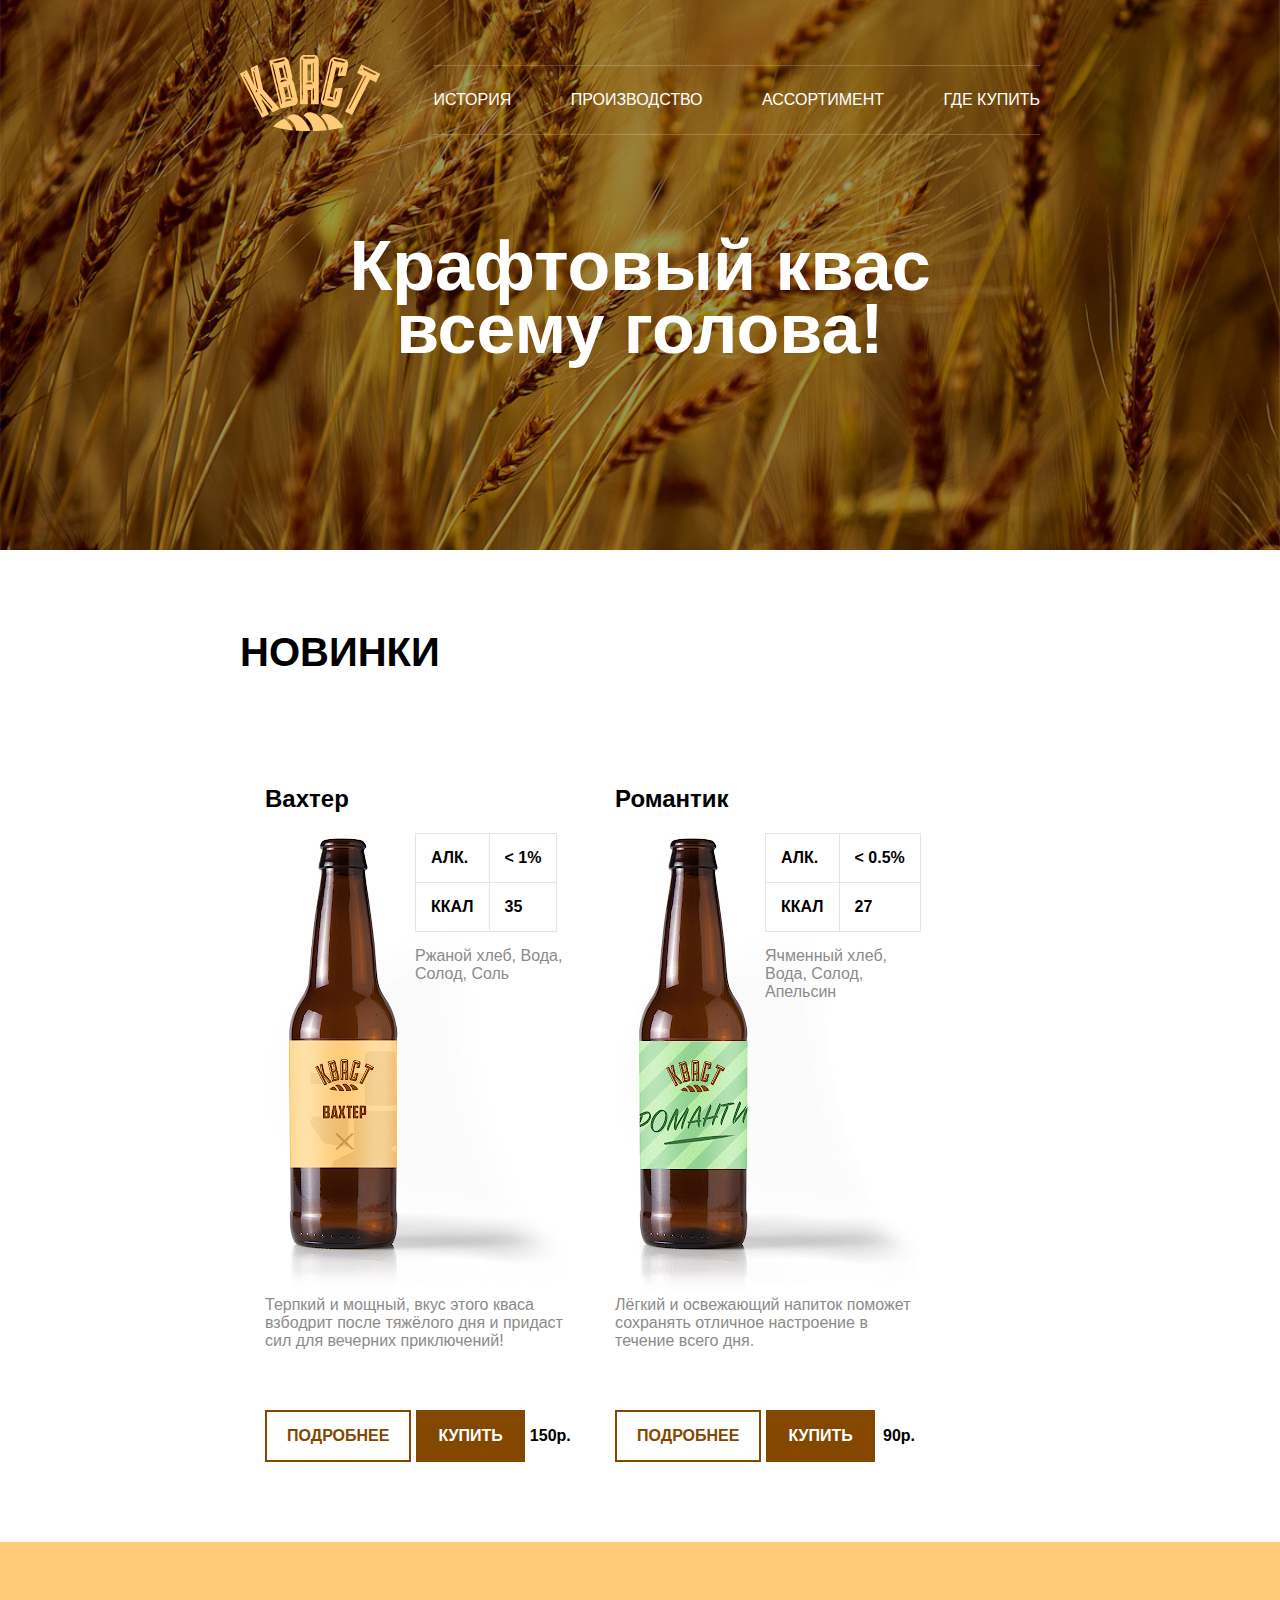
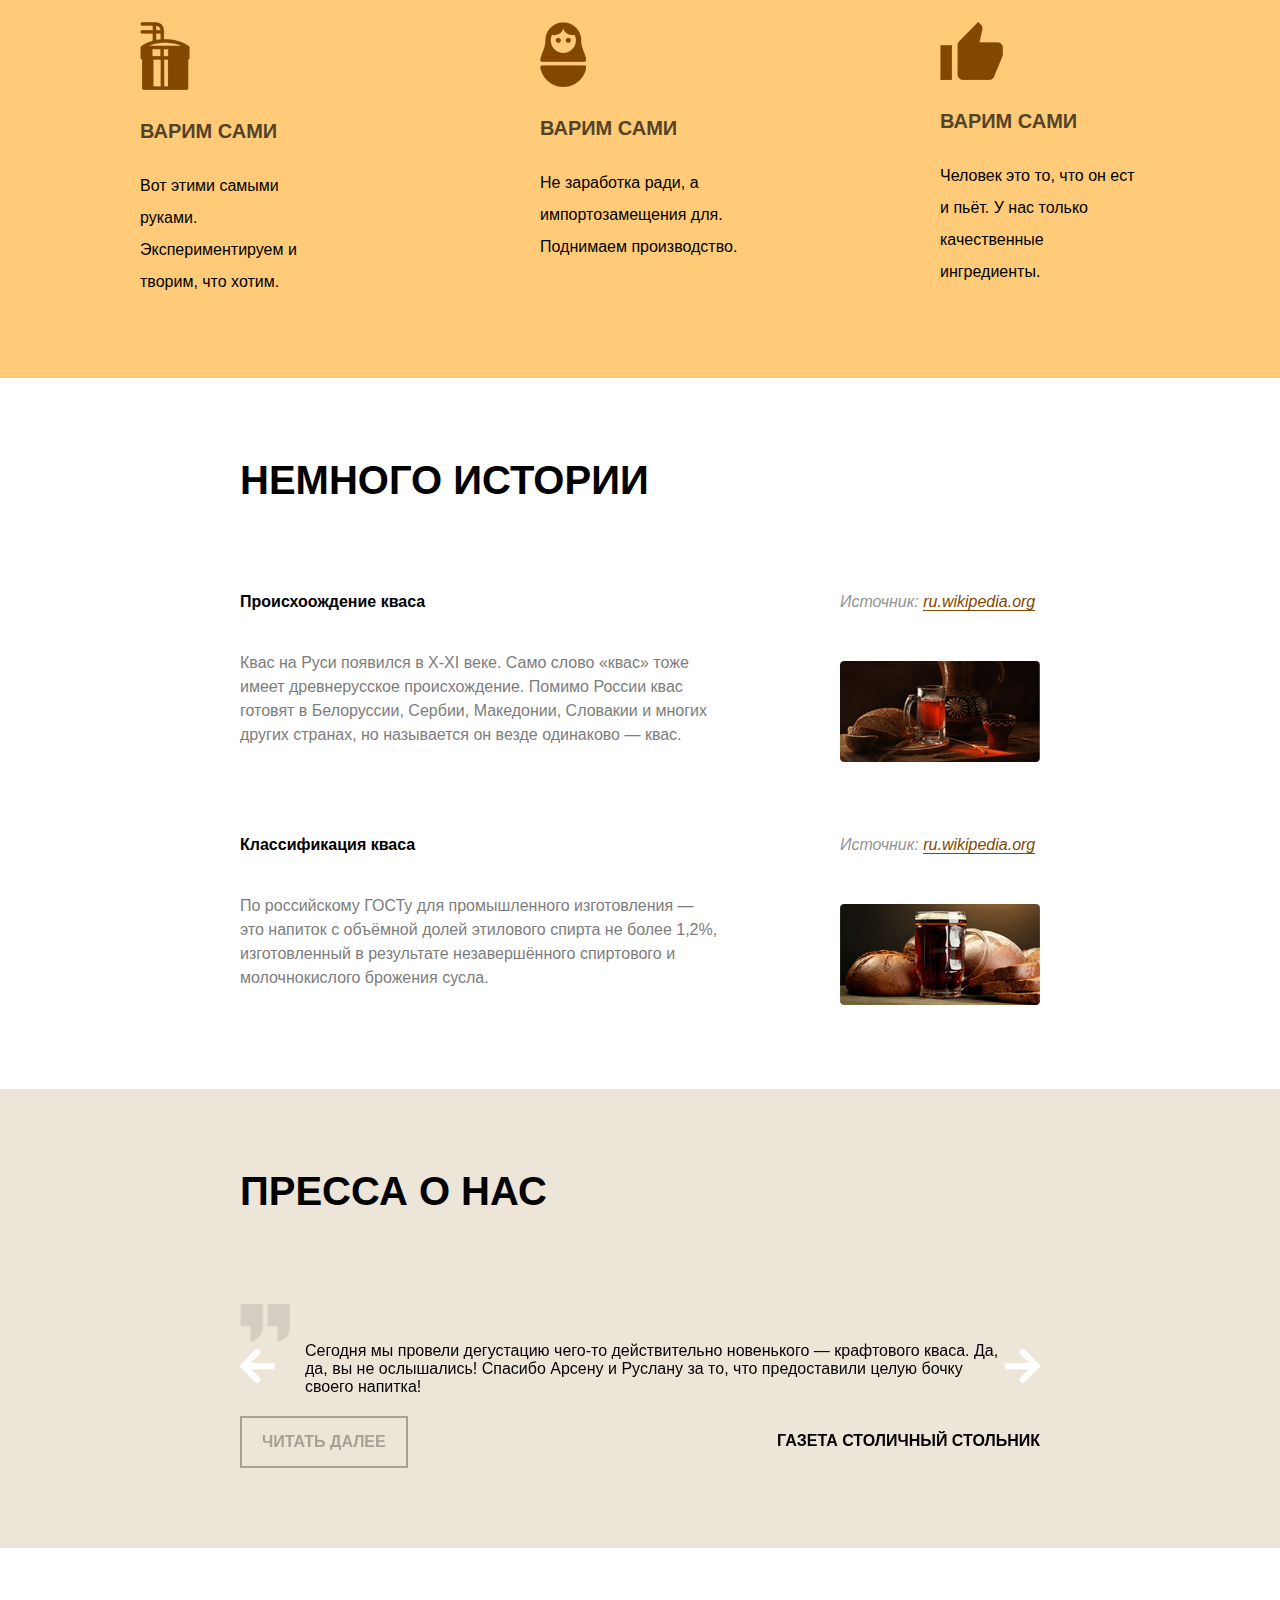
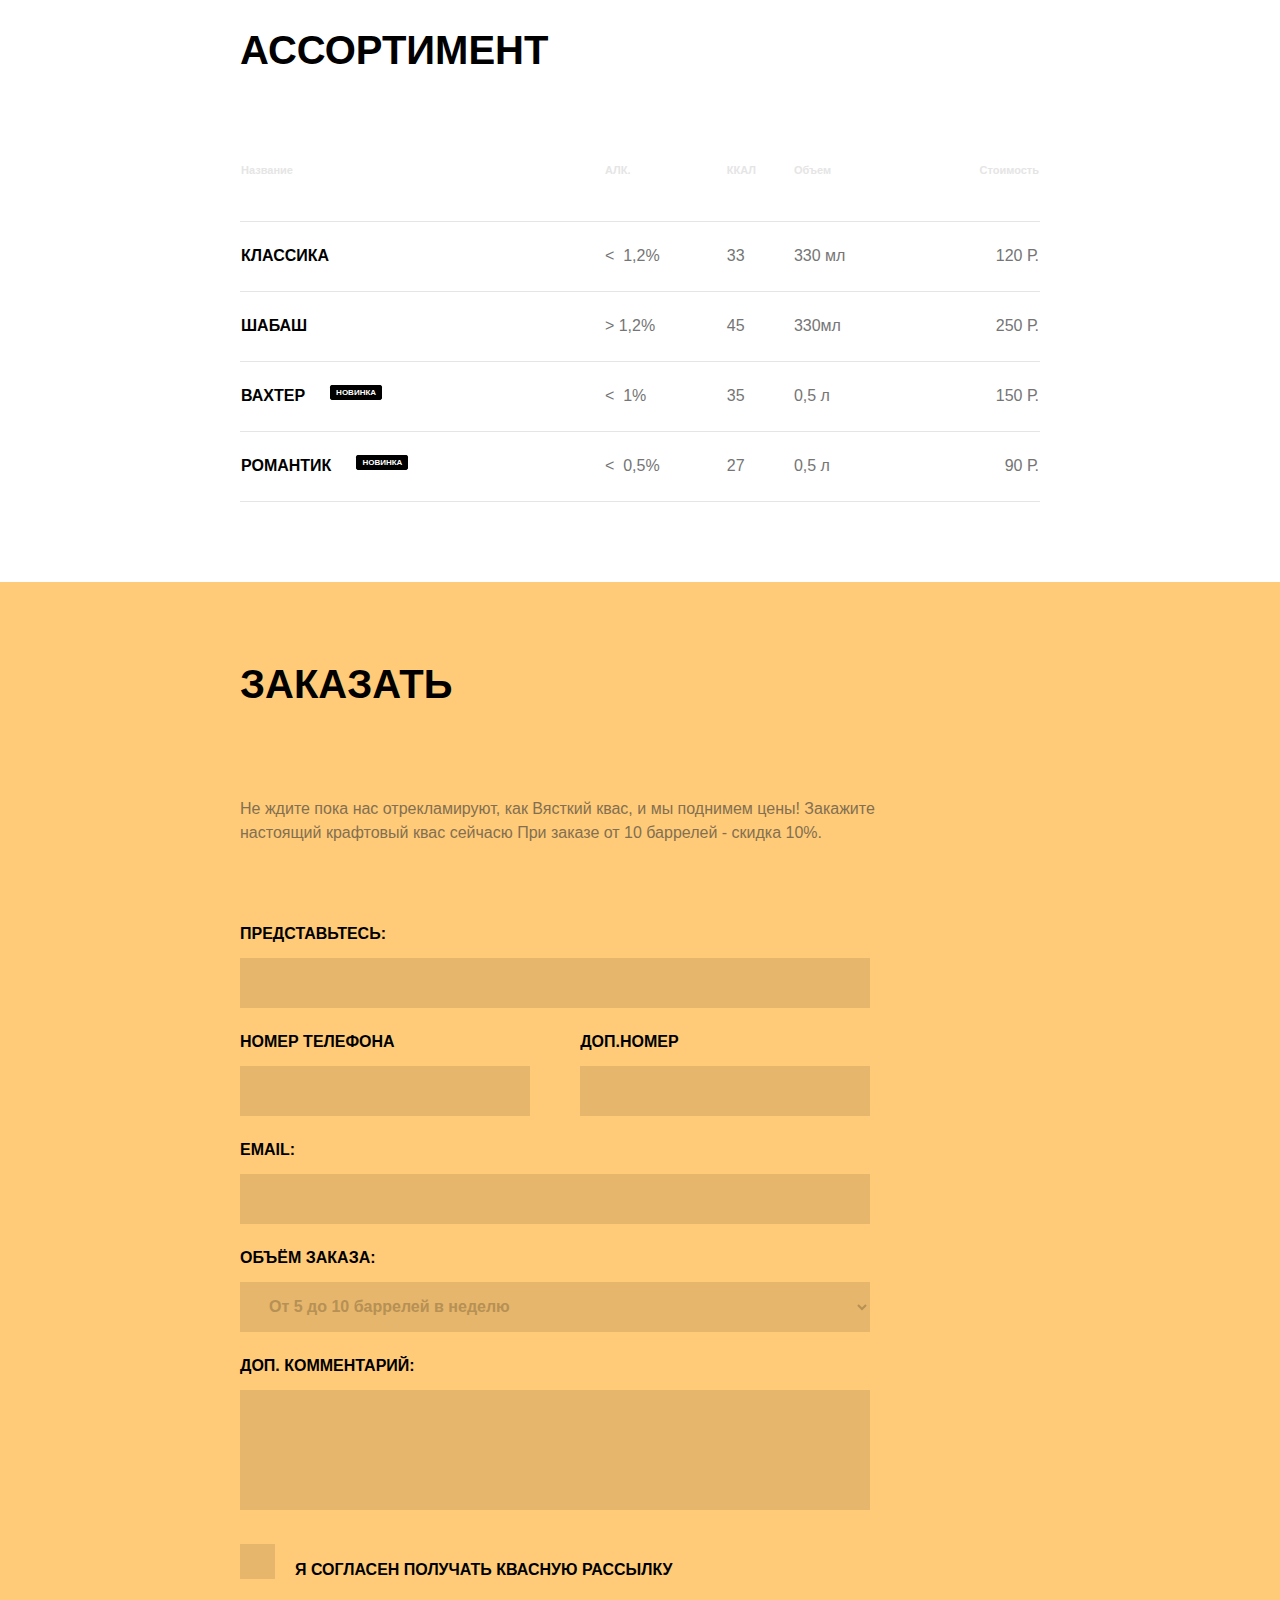
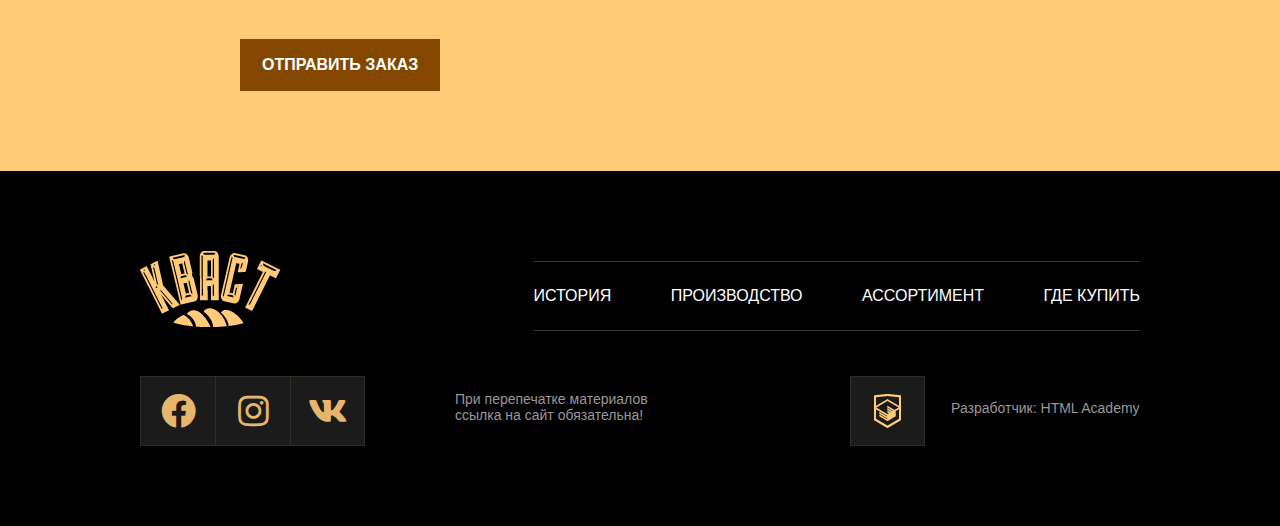
<file: index.html>
<!DOCTYPE html>
<html lang="ru">
  <head>
    <meta charset="UTF-8" />
    <meta name="viewport" content="width=device-width, initial-scale=1.0" />
    <link rel="stylesheet" href="css/style.css" />
    <link
      rel="stylesheet"
      href="vendore/OwlCarousel/dist/assets/owl.carousel.min.css"
    />
    <link rel="stylesheet"
    href="vendore/OwlCarousel/dist/assets/owl.theme.default.min.css"" />
    <link rel="stylesheet" href="vendore/fontawesome/css/all.min.css" />
    <script src="js/jquery-3.0.0.js"></script>
    <script src="vendore/OwlCarousel/dist/owl.carousel.min.js"></script>
    <script src="js/customs.js"></script>
    <title>Kvast</title>
  </head>

  <body>
    <section class="intro">
      <div class="container">
        <header class="header clearfix">
          <div class="logo">
            <object data="Images/logo.svg" type="image/svg+xml">
              <img src="Images/logo.png" alt="logo" />
            </object>
          </div>
          <nav class="menu">
            <a href="">История</a>
            <a href="#">Производство</a>
            <a href="#">Ассортимент</a>
            <a href="#">Где купить</a>
          </nav>
        </header>

        <div class="title">
          <h2>Крафтовый квас всему голова!</h2>
        </div>
      </div>
    </section>

    <section class="products section">
      <div class="container">
        <h3>Новинки</h3>

        <div class="items clearfix">
          <div class="item">
            <h2 class="item-title">Вахтер</h2>
            <div class="content">
              <img src="Images/bottle-left.jpg" alt="Вахтер" />
              <div class="info">
                <table class="info-table">
                  <tr>
                    <td>АЛК.</td>
                    <td>&lt;&nbsp;1%</td>
                  </tr>
                  <tr>
                    <td>ККАЛ</td>
                    <td>35</td>
                  </tr>
                </table>
                <p>Ржаной хлеб, Вода, Солод, Соль</p>
              </div>
            </div>

            <p class="about-item">
              Терпкий и мощный, вкус этого кваса взбодрит после тяжёлого дня и
              придаст сил для вечерних приключений!
            </p>
            <div class="actions">
              <button class="btn btn-primary">Подробнее</button>
              <button class="btn btn-secondary">купить</button>
              <span class="price">150p.</span>
            </div>
          </div>

          <div class="item">
            <h2 class="item-title">Романтик</h2>
            <div class="content">
              <img src="Images/bottle-right.jpg" alt="Вахтер" />
              <div class="info">
                <table class="info-table">
                  <tr>
                    <td>АЛК.</td>
                    <td>&lt;&nbsp;0.5%</td>
                  </tr>
                  <tr>
                    <td>ККАЛ</td>
                    <td>27</td>
                  </tr>
                </table>
                <p>Ячменный хлеб, Вода, Солод, Апельсин</p>
              </div>
            </div>

            <p class="about-item">
              Лёгкий и освежающий напиток поможет сохранять отличное настроение
              в течение всего дня.
            </p>
            <div class="actions">
              <button class="btn btn-primary">Подробнее</button>
              <button class="btn btn-secondary">купить</button>
              <span class="price">90p.</span>
            </div>
          </div>
        </div>
      </div>
    </section>

    <section class="features section">
      <div class="wrapper clearfix">
        <div class="item">
          <img src="Images/icon-brew.png" alt="brew" />
          <h4>Варим сами</h4>
          <p>Вот этими самыми руками. Экспериментируем и творим, что хотим.</p>
        </div>
        <div class="item">
          <img src="Images/icon-matreshka.png" alt="matreshka" />
          <h4>Варим сами</h4>
          <p>
            Не заработка ради, а импортозамещения для. Поднимаем производство.
          </p>
        </div>
        <div class="item">
          <img src="Images/icon-thumbsup.png" alt="icon-thumbsup" />
          <h4>Варим сами</h4>
          <p>
            Человек это то, что он ест и пьёт. У нас только качественные
            ингредиенты.
          </p>
        </div>
      </div>
    </section>

    <section class="history section">
      <div class="container">
        <h3>Немного истории</h3>
        <div class="history-item clearfix">
          <div class="history-description">
            <h4>Происхоождение кваса</h4>
            <p>
              Квас на Руси появился в X-XI веке. Само слово «квас» тоже имеет
              древнерусское происхождение. Помимо России квас готовят в
              Белоруссии, Сербии, Македонии, Словакии и многих других странах,
              но называется он везде одинаково — квас.
            </p>
          </div>
          <div class="history-media">
            <div>Источник: <a href="#">ru.wikipedia.org</a></div>
            <img src="Images/wiki-1.png" alt="wiki-1" />
          </div>
        </div>
        <div class="history-item clearfix">
          <div class="history-description">
            <h4>Классификация кваса</h4>
            <p>
              По российскому ГОСТу для промышленного изготовления — это напиток
              с объёмной долей этилового спирта не более 1,2%, изготовленный в
              результате незавершённого спиртового и молочнокислого брожения
              сусла.
            </p>
          </div>
          <div class="history-media">
            <div>Источник: <a href="#">ru.wikipedia.org</a></div>
            <img src="Images/wiki-2.png" alt="wiki-1" />
          </div>
        </div>
      </div>
    </section>

    <section class="review section">
      <div class="container">
        <h3>Пресса о нас</h3>
      </div>
      <div class="wrapper clearfix">
        <div class="slider">
          <div class="container">
            <div class="owl-carousel" id="carousel-main">
              <div class="slide1">
                <div class="slider__img">
                  <img src="./Images/quotes.png" alt="quotes" />
                </div>
                <p>
                  Сегодня мы провели дегустацию чего-то действительно новенького
                  — крафтового кваса. Да, да, вы не ослышались! Спасибо Арсену и
                  Руслану за то, что предоставили целую бочку своего напитка!
                </p>

                <div class="container clearfix">
                  <a class="btn btn-review">Читать далее</a>
                  <div class="author">Газета столичный стольник</div>
                </div>
              </div>

              <div class="slide2">
                <div class="slider__img">
                  <img src="./Images/quotes.png" alt="quotes" />
                </div>
                <p>
                  Сегодня мы провели дегустацию чего-то действительно новенького
                  — крафтового кваса. Да, да, вы не ослышались! Спасибо Арсену и
                  Руслану за то, что предоставили целую бочку своего напитка!
                </p>

                <div class="container clearfix">
                  <a class="btn btn-review">Читать далее</a>
                  <div class="author">Газета столичный стольник</div>
                </div>
              </div>
              <div class="slide3">
                <div class="slider__img">
                  <img src="./Images/quotes.png" alt="quotes" />
                </div>
                <p>
                  Сегодня мы провели дегустацию чего-то действительно новенького
                  — крафтового кваса. Да, да, вы не ослышались! Спасибо Арсену и
                  Руслану за то, что предоставили целую бочку своего напитка!
                </p>

                <div class="container clearfix">
                  <a class="btn btn-review">Читать далее</a>
                  <div class="author">Газета столичный стольник</div>
                </div>
              </div>
            </div>
          </div>
        </div>
      </div>
    </section>

    <section class="assortment section">
      <div class="container">
        <h3>Ассортимент</h3>
        <table class="assortment-table">
          <tr>
            <th>Название</th>
            <th>АЛК.</th>
            <th>ККАЛ</th>
            <th>Объем</th>
            <th>Стоимость</th>
          </tr>

          <tr>
            <td>Классика</td>
            <td>&lt;&nbsp; 1,2%</td>
            <td>33</td>
            <td>330 мл</td>
            <td>120 Р.</td>
          </tr>
          <tr>
            <td>Шабаш</td>
            <td>&gt;&nbsp;1,2%</td>
            <td>45</td>
            <td>330мл</td>
            <td>250 Р.</td>
          </tr>
          <tr>
            <td>Вахтер<sup class="novelty">Новинка</sup></td>
            <td>&lt;&nbsp; 1%</td>
            <td>35</td>
            <td>0,5 л</td>
            <td>150 Р.</td>
          </tr>
          <tr>
            <td>Романтик<sup class="novelty">Новинка</sup></td>
            <td>&lt;&nbsp; 0,5%</td>
            <td>27</td>
            <td>0,5 л</td>
            <td>90 Р.</td>
          </tr>
        </table>
      </div>
    </section>

    <section class="order section">
      <div class="container">
        <h3>Заказать</h3>
        <p>
          Не ждите пока нас отрекламируют, как Вясткий квас, и мы поднимем цены!
          Закажите настоящий крафтовый квас сейчасю При заказе от 10 баррелей -
          скидка 10%.
        </p>
        <form action="#">
          <label for="client-name">Представьтесь:</label>
          <input type="text" id="client-name" name="client-name" />
          <div class="phone-items clearfix">
            <div class="phone main-phone">
              <label for="phone" class="phone-label">Номер телефона</label>
              <input type="number" id="phone" class="phone" />
            </div>
            <div class="phone additional-phone">
              <label for="second-phone" class="second-phone">Доп.Номер</label>
              <input type="number" id="second-phone" class="second-phone" />
            </div>
          </div>
          <label for="email">Email:</label>
          <input type="text" id="email" />

          <label for="order-quantity">Объём заказа:</label>
          <select name="order quantity" id="order-quantity">
            <option value="5-10">От 5 до 10 баррелей в неделю</option>
          </select>

          <label for="comment">Доп. Комментарий:</label>
          <textarea name="comment" id="comment" cols="30" rows="10"></textarea>

          <input
            type="checkbox"
            name="vector"
            id="vector"
            class="custom-checkbox"
          />
          <label for="vector" class="checkbox-label"
            >Я согласен получать квасную рассылку</label
          >

          <br />
          <button class="btn btn-secondary">Отправить заказ</button>
        </form>
      </div>
    </section>

    <footer class="footer section">
      <div class="wrapper">
        <div class="clearfix">
          <div class="logo">
            <object data="Images/logo.svg" type="image/svg+xml">
              <img src="Images/logo.png" alt="logo" />
            </object>
          </div>
          <nav class="menu">
            <a href="#">История</a>
            <a href="#">Производство</a>
            <a href="#">Ассортимент</a>
            <a href="#">Где купить</a>
          </nav>
        </div>
        <div class="footer-copyright clearfix">
          <div class="social clearfix">
            <a class="square" href="#"><i class="fab fa-facebook"></i></a>
            <a class="square" href="#"> <i class="fab fa-instagram"></i></a>
            <a class="square" href="#"><i class="fab fa-vk"></i></a>
          </div>

          <p>При перепечатке материалов ссылка на сайт обязательна!</p>

          <div class="feedback">
            <div class="square">
              <img src="Images/htmlacademy.png" alt="htmlacademy" />
            </div>
            <p>Разработчик: HTML Academy</p>
          </div>
        </div>
      </div>
    </footer>
  </body>
</html>
</file>
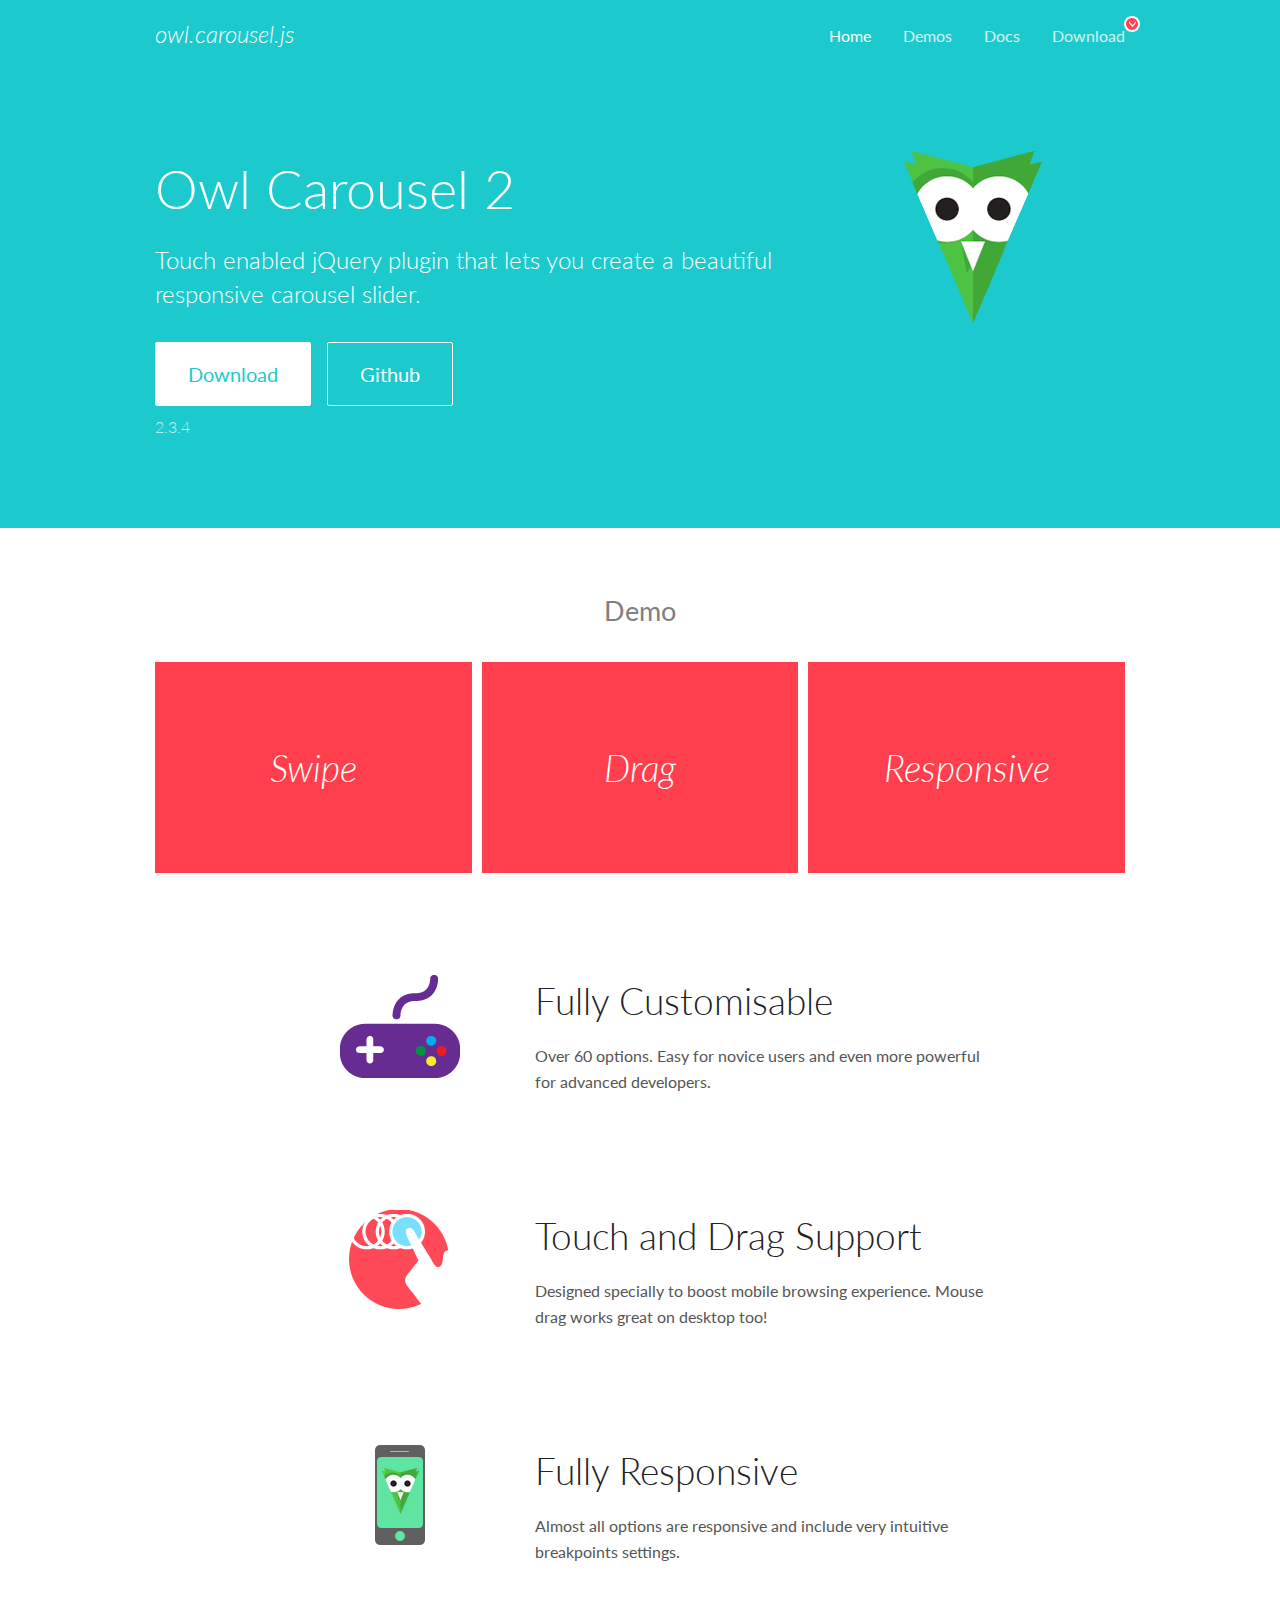
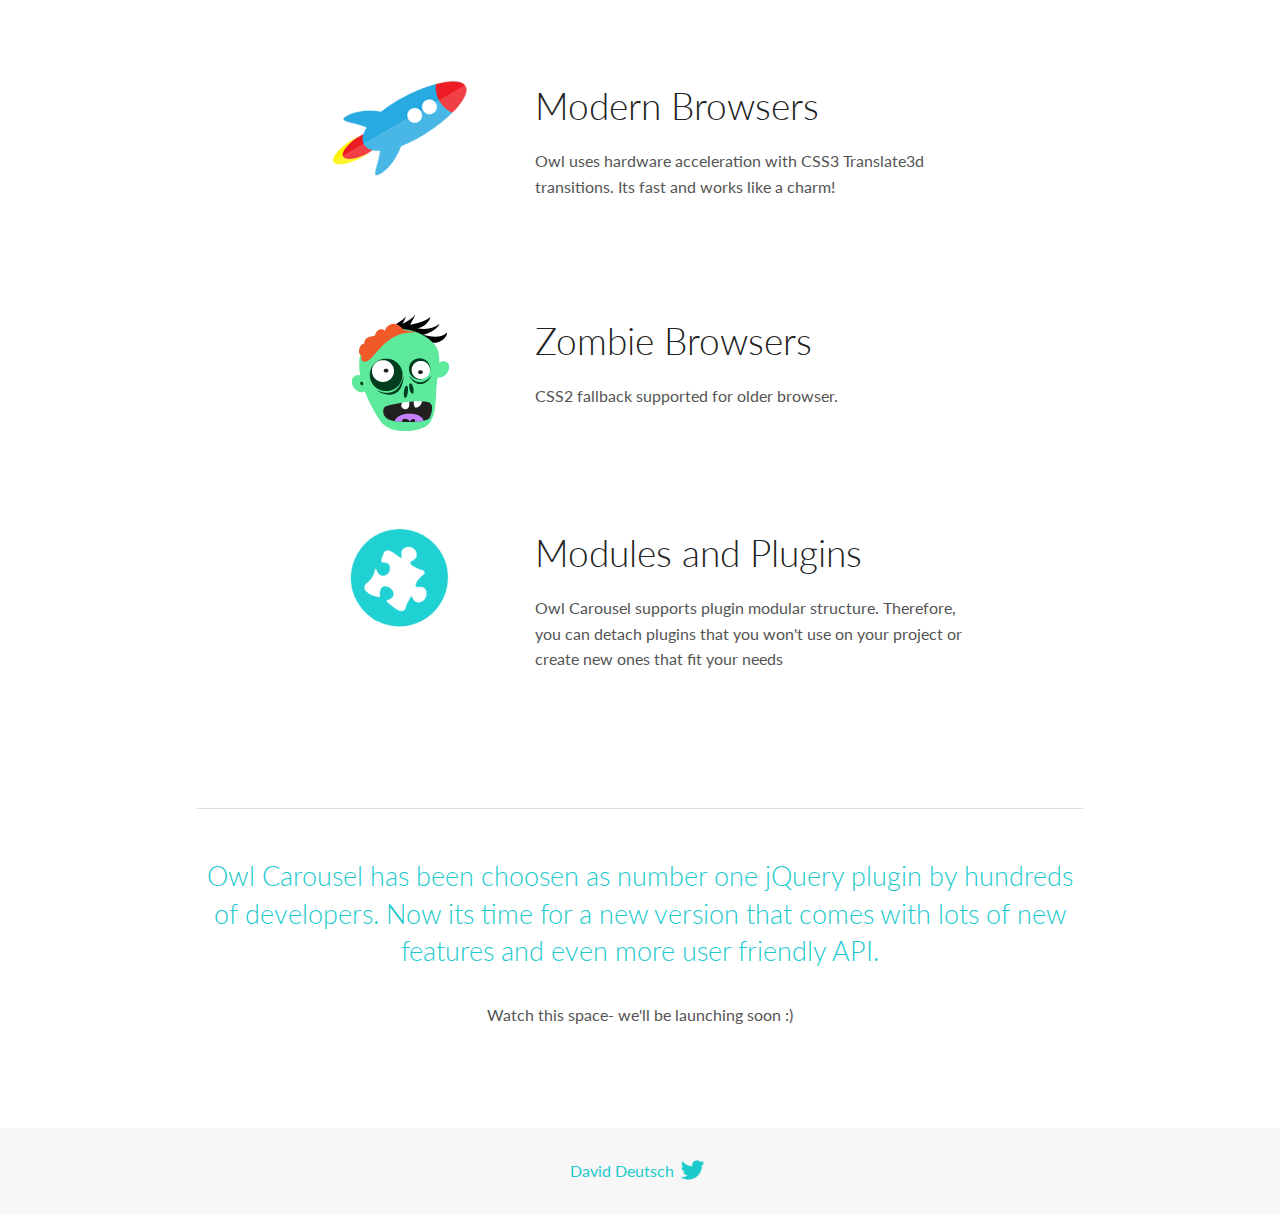
<file: vendore/OwlCarousel/docs/index.html>
<!DOCTYPE html>
<html lang="en">
  <head>

    <!-- head -->
    <meta charset="utf-8">
    <meta name="msapplication-tap-highlight" content="no" />
    <meta name="viewport" content="width=device-width, initial-scale=1.0" />
    <meta name="description" content="Touch enabled jQuery plugin that lets you create beautiful responsive carousel slider.">
    <meta name="author" content="David Deutsch">
    <title>
      Home | Owl Carousel | 2.3.4
    </title>

    <!-- Stylesheets -->
    <link href='https://fonts.googleapis.com/css?family=Lato:300,400,700,400italic,300italic' rel='stylesheet' type='text/css'>
    <link rel="stylesheet" href="assets/css/docs.theme.min.css">

    <!-- Owl Stylesheets -->
    <link rel="stylesheet" href="assets/owlcarousel/assets/owl.carousel.min.css">
    <link rel="stylesheet" href="assets/owlcarousel/assets/owl.theme.default.min.css">

    <!-- HTML5 shim and Respond.js IE8 support of HTML5 elements and media queries -->

    <!--[if lt IE 9]>
      <script src="https://oss.maxcdn.com/libs/html5shiv/3.7.0/html5shiv.js"></script>
      <script src="https://oss.maxcdn.com/libs/respond.js/1.3.0/respond.min.js"></script>
    <![endif]-->

    <!-- Favicons -->
    <link rel="apple-touch-icon-precomposed" sizes="144x144" href="assets/ico/apple-touch-icon-144-precomposed.png">
    <link rel="shortcut icon" href="assets/ico/favicon.png">
    <link rel="shortcut icon" href="favicon.ico">

    <!-- Yeah i know js should not be in header. Its required for demos.-->

    <!-- javascript -->
    <script src="assets/vendors/jquery.min.js"></script>
    <script src="assets/owlcarousel/owl.carousel.js"></script>
  </head>
  <body>

    <!-- header -->
    <header class="header">
      <div class="row">
        <div class="large-12 columns">
          <div class="brand left">
            <h3>
              <a href="/OwlCarousel2/">owl.carousel.js</a> 
            </h3>
          </div>
          <a id="toggle-nav" class="right">
            <span></span> <span></span> <span></span> 
          </a> 
          <div class="nav-bar">
            <ul class="clearfix">
              <li class="active">
                <a href="/OwlCarousel2/index.html">Home</a> 
              </li>
              <li> <a href="/OwlCarousel2/demos/demos.html">Demos</a>  </li>
              <li> <a href="/OwlCarousel2/docs/started-welcome.html">Docs</a>  </li>
              <li>
                <a href="https://github.com/OwlCarousel2/OwlCarousel2/archive/2.3.4.zip">Download</a> 
                <span class="download"></span> 
              </li>
            </ul>
          </div>
        </div>
      </div>
    </header>

    <!-- home panel -->
    <section id="hero">
      <div class="row">
        <div class="large-8 medium-8 columns">
          <h1>Owl Carousel 2</h1>
          <h4>Touch enabled jQuery plugin that lets you create a beautiful responsive carousel slider.</h4>
          <a href="https://github.com/OwlCarousel2/OwlCarousel2/archive/2.3.4.zip" class="hero-button">Download</a> 
          <a href="https://github.com/OwlCarousel2/OwlCarousel2" class="hero-button outline">Github</a> 
          <p>2.3.4</p>
        </div>
        <div class="large-4 medium-4 columns">
          <img class="owl-logo" src="assets/img/owl-logo.png" alt="mr. Owl">
        </div>
      </div>
    </section>

    <!-- body -->
    <div class="home-demo">
      <div class="row">
        <div class="large-12 columns">
          <h3>Demo</h3>
          <div class="owl-carousel">
            <div class="item">
              <h2>Swipe</h2>
            </div>
            <div class="item">
              <h2>Drag</h2>
            </div>
            <div class="item">
              <h2>Responsive</h2>
            </div>
            <div class="item">
              <h2>CSS3</h2>
            </div>
            <div class="item">
              <h2>Fast</h2>
            </div>
            <div class="item">
              <h2>Easy</h2>
            </div>
            <div class="item">
              <h2>Free</h2>
            </div>
            <div class="item">
              <h2>Upgradable</h2>
            </div>
            <div class="item">
              <h2>Tons of options</h2>
            </div>
            <div class="item">
              <h2>Infinity</h2>
            </div>
            <div class="item">
              <h2>Auto Width</h2>
            </div>
          </div>
        </div>
      </div>
    </div>
    <script>
      var owl = $('.owl-carousel');
      owl.owlCarousel({
        margin: 10,
        loop: true,
        responsive: {
          0: {
            items: 1
          },
          600: {
            items: 2
          },
          1000: {
            items: 3
          }
        }
      })
    </script>

    <!-- features -->
    <div id="features">
      <div class="row">
        <div class="small-12 medium-9 small-centered columns">
          <section class="row feature">
            <div class="medium-4 small-12 columns">
              <img src="assets/img/feature-options.png" alt="">
            </div>
            <div class="medium-8 small-12 columns">
              <h2>Fully Customisable</h2>
              <p>Over 60 options. Easy for novice users and even more powerful for advanced developers.</p>
            </div>
          </section>
          <section class="row feature">
            <div class="medium-4 small-12 columns">
              <img src="assets/img/feature-drag.png" alt="">
            </div>
            <div class="medium-8 small-12 columns">
              <h2>Touch and Drag Support</h2>
              <p>Designed specially to boost mobile browsing experience. Mouse drag works great on desktop too!</p>
            </div>
          </section>
          <section class="row feature">
            <div class="medium-4 small-12 columns">
              <img src="assets/img/feature-responsive.png" alt="">
            </div>
            <div class="medium-8 small-12 columns">
              <h2>Fully Responsive</h2>
              <p>Almost all options are responsive and include very intuitive breakpoints settings.</p>
            </div>
          </section>
          <section class="row feature">
            <div class="medium-4 small-12 columns">
              <img src="assets/img/feature-modern.png" alt="">
            </div>
            <div class="medium-8 small-12 columns">
              <h2>Modern Browsers</h2>
              <p>Owl uses hardware acceleration with CSS3 Translate3d transitions. Its fast and works like a charm! </p>
            </div>
          </section>
          <section class="row feature">
            <div class="medium-4 small-12 columns">
              <img src="assets/img/feature-zombie.png" alt="">
            </div>
            <div class="medium-8 small-12 columns">
              <h2>Zombie Browsers</h2>
              <p>CSS2 fallback supported for older browser.</p>
            </div>
          </section>
          <section class="row feature">
            <div class="medium-4 small-12 columns">
              <img src="assets/img/feature-module.png" alt="">
            </div>
            <div class="medium-8 small-12 columns">
              <h2>Modules and Plugins</h2>
              <p>Owl Carousel supports plugin modular structure. Therefore, you can detach plugins that you won&#x27;t use on your project or create new ones that fit your needs</p>
            </div>
          </section>
        </div>
      </div>
    </div>

    <!-- footer -->
    <section id="teaser-text">
      <div class="row">
        <div class="small-12 medium-11 small-centered columns">
          <hr>
          <h3 id="owl-carousel-has-been-choosen-as-number-one-jquery-plugin-by-hundreds-of-developers-now-its-time-for-a-new-version-that-comes-with-lots-of-new-features-and-even-more-user-friendly-api-">Owl Carousel has been choosen as number one jQuery plugin by hundreds of developers. Now its time for a new version that comes with lots of new features and even more user friendly API.</h3>
          <p>Watch this space- we&#39;ll be launching soon :)</p>
        </div>
      </div>
    </section>

    <!-- footer -->
    <footer class="footer">
      <div class="row">
        <div class="large-12 columns">
          <h5>
            <a href="/OwlCarousel2/docs/support-contact.html">David Deutsch</a> 
            <a id="custom-tweet-button" href="https://twitter.com/share?url=https://github.com/OwlCarousel2/OwlCarousel2&text=Owl Carousel - This is so awesome! " target="_blank"></a> 
          </h5>
        </div>
      </div>
    </footer>

    <!-- vendors -->
    <script src="assets/vendors/highlight.js"></script>
    <script src="assets/js/app.js"></script>
  </body>
</html>
</file>
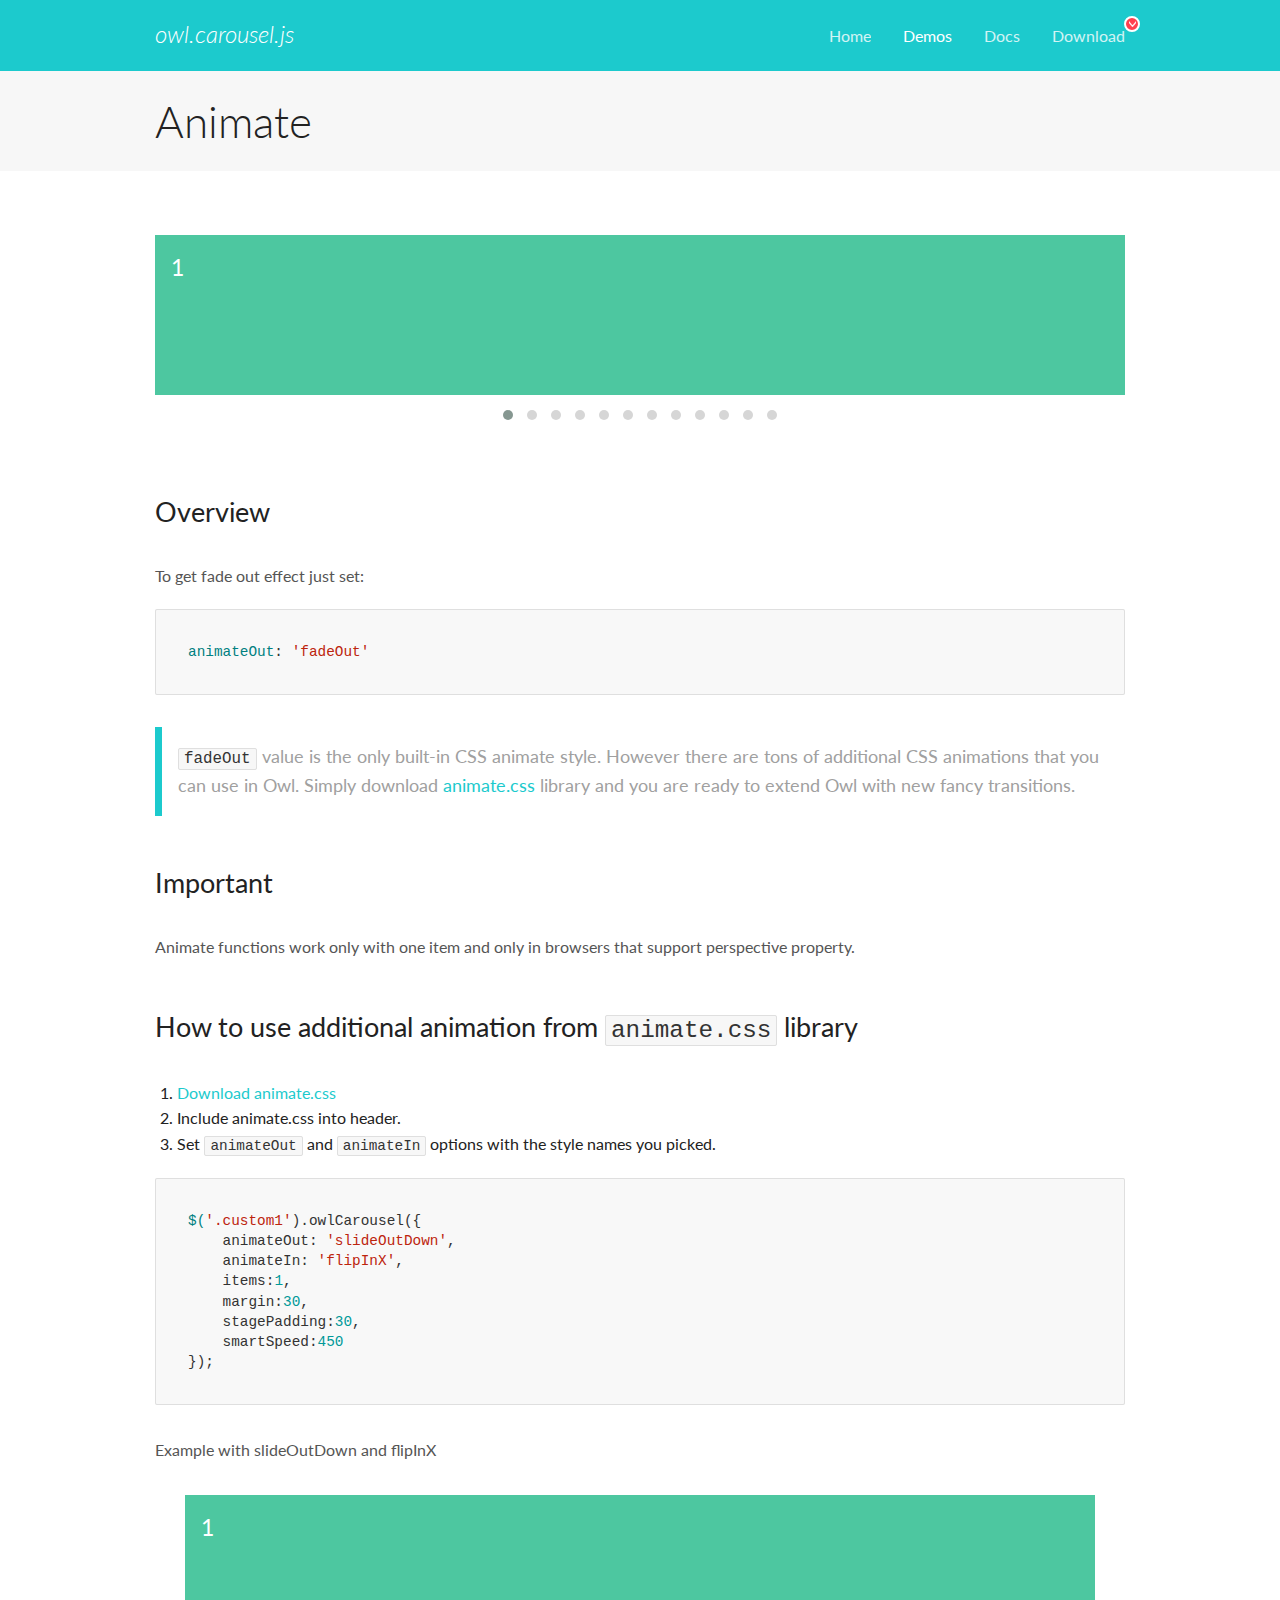
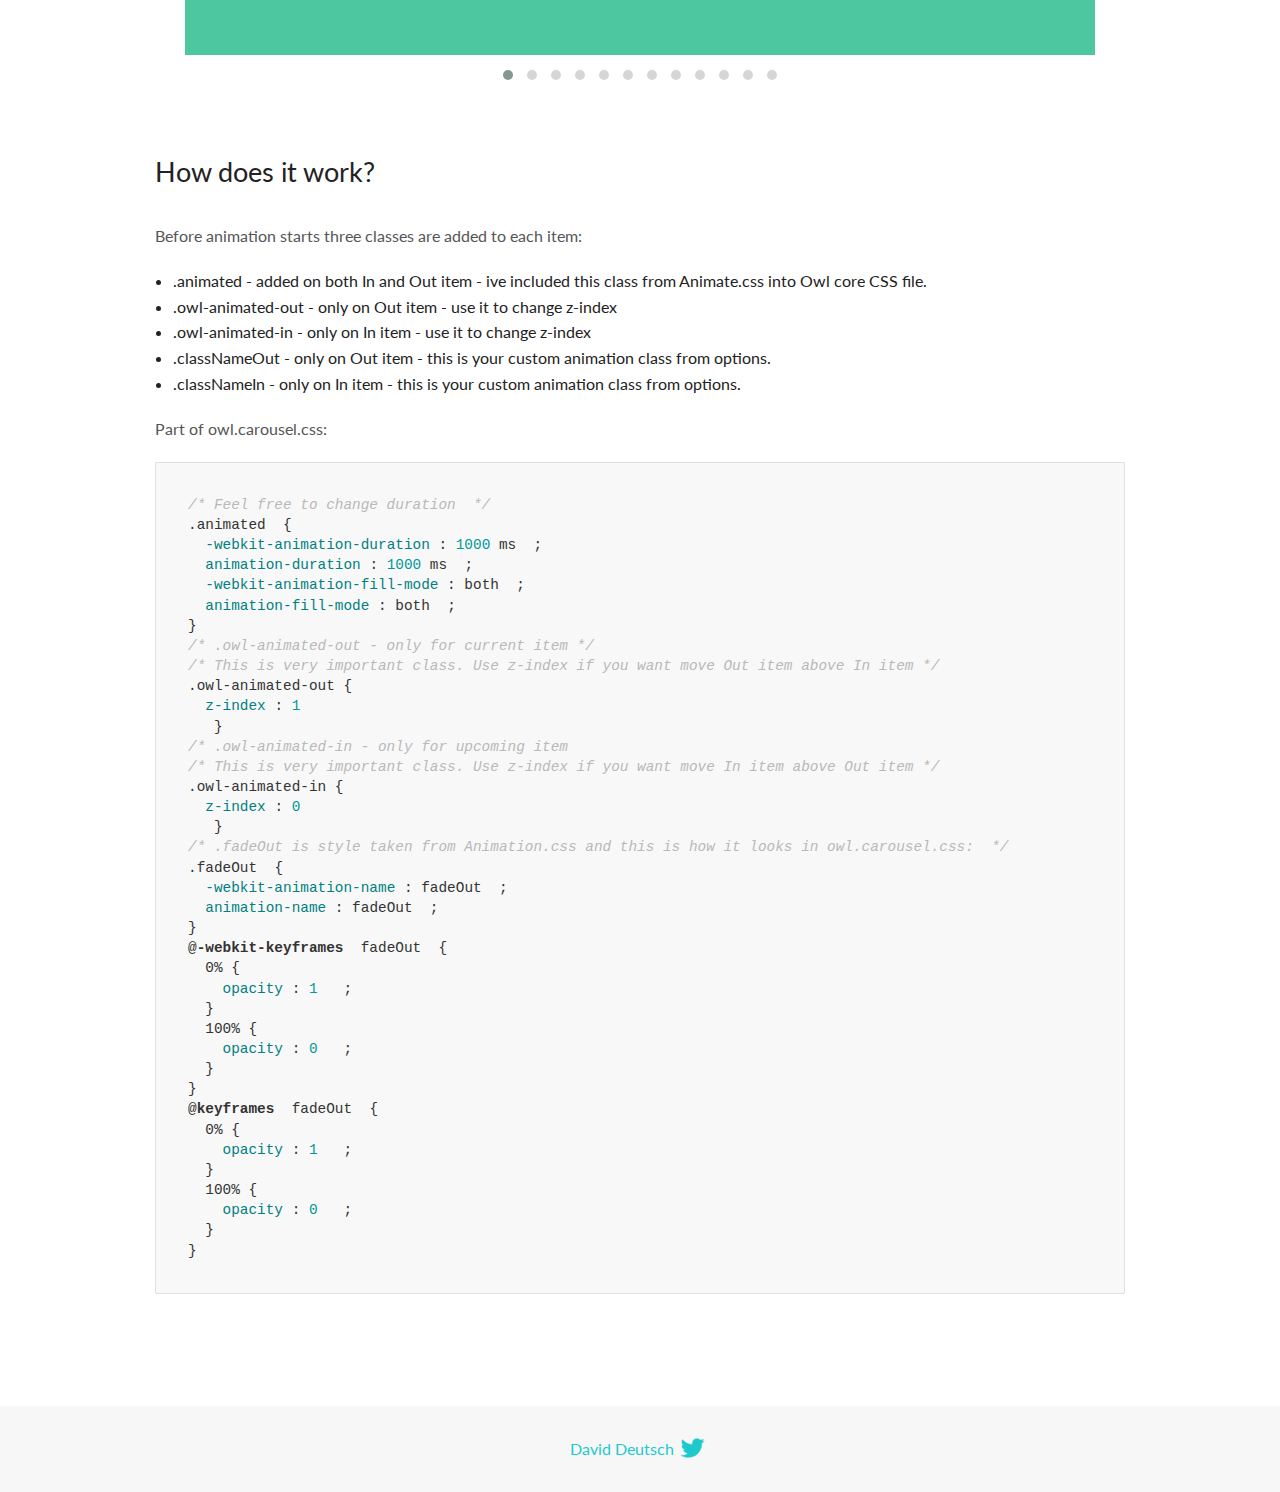
<file: vendore/OwlCarousel/docs/demos/animate.html>
<!DOCTYPE html>
<html lang="en">
  <head>

    <!-- head -->
    <meta charset="utf-8">
    <meta name="msapplication-tap-highlight" content="no" />
    <meta name="viewport" content="width=device-width, initial-scale=1.0" />
    <meta name="description" content="Animate carousel">
    <meta name="author" content="David Deutsch">
    <title>
      Animate Demo | Owl Carousel | 2.3.4
    </title>

    <!-- Stylesheets -->
    <link href='https://fonts.googleapis.com/css?family=Lato:300,400,700,400italic,300italic' rel='stylesheet' type='text/css'>
    <link rel="stylesheet" href="../assets/css/docs.theme.min.css">

    <!-- Owl Stylesheets -->
    <link rel="stylesheet" href="../assets/owlcarousel/assets/owl.carousel.min.css">
    <link rel="stylesheet" href="../assets/owlcarousel/assets/owl.theme.default.min.css">

    <!-- HTML5 shim and Respond.js IE8 support of HTML5 elements and media queries -->

    <!--[if lt IE 9]>
      <script src="https://oss.maxcdn.com/libs/html5shiv/3.7.0/html5shiv.js"></script>
      <script src="https://oss.maxcdn.com/libs/respond.js/1.3.0/respond.min.js"></script>
    <![endif]-->

    <!-- Favicons -->
    <link rel="apple-touch-icon-precomposed" sizes="144x144" href="../assets/ico/apple-touch-icon-144-precomposed.png">
    <link rel="shortcut icon" href="../assets/ico/favicon.png">
    <link rel="shortcut icon" href="favicon.ico">

    <!-- Yeah i know js should not be in header. Its required for demos.-->

    <!-- javascript -->
    <script src="../assets/vendors/jquery.min.js"></script>
    <script src="../assets/owlcarousel/owl.carousel.js"></script>
  </head>
  <body>

    <!-- header -->
    <header class="header">
      <div class="row">
        <div class="large-12 columns">
          <div class="brand left">
            <h3>
              <a href="/OwlCarousel2/">owl.carousel.js</a> 
            </h3>
          </div>
          <a id="toggle-nav" class="right">
            <span></span> <span></span> <span></span> 
          </a> 
          <div class="nav-bar">
            <ul class="clearfix">
              <li> <a href="/OwlCarousel2/index.html">Home</a>  </li>
              <li class="active">
                <a href="/OwlCarousel2/demos/demos.html">Demos</a> 
              </li>
              <li> <a href="/OwlCarousel2/docs/started-welcome.html">Docs</a>  </li>
              <li>
                <a href="https://github.com/OwlCarousel2/OwlCarousel2/archive/2.3.4.zip">Download</a> 
                <span class="download"></span> 
              </li>
            </ul>
          </div>
        </div>
      </div>
    </header>

    <!-- title -->
    <section class="title">
      <div class="row">
        <div class="large-12 columns">
          <h1>Animate</h1>
        </div>
      </div>
    </section>

    <!--  Demos -->
    <section id="demos">
      <div class="row">
        <div class="large-12 columns">
          <div class="fadeOut owl-carousel owl-theme">
            <div class="item">
              <h4>1</h4>
            </div>
            <div class="item">
              <h4>2</h4>
            </div>
            <div class="item">
              <h4>3</h4>
            </div>
            <div class="item">
              <h4>4</h4>
            </div>
            <div class="item">
              <h4>5</h4>
            </div>
            <div class="item">
              <h4>6</h4>
            </div>
            <div class="item">
              <h4>7</h4>
            </div>
            <div class="item">
              <h4>8</h4>
            </div>
            <div class="item">
              <h4>9</h4>
            </div>
            <div class="item">
              <h4>10</h4>
            </div>
            <div class="item">
              <h4>11</h4>
            </div>
            <div class="item">
              <h4>12</h4>
            </div>
          </div>
          <h3 id="overview">Overview</h3>
          <p>To get fade out effect just set:</p>
          <pre><code>animateOut: &#39;fadeOut&#39;</code></pre>
          <blockquote>
            <p><code>fadeOut</code> value is the only built-in CSS animate style. However there are tons of additional CSS animations that you can use in Owl. Simply download
              <a href="https://daneden.github.io/animate.css/">animate.css</a>  library and you are ready to extend Owl with new fancy transitions.</p>
          </blockquote>
          <h3 id="important">Important</h3>
          <p>Animate functions work only with one item and only in browsers that support perspective property.</p>
          <h3 id="how-to-use-additional-animation-from-animate-css-library">How to use additional animation from <code>animate.css</code> library</h3>
          <ol>
            <li> <a href="https://daneden.github.io/animate.css/">Download animate.css</a>  </li>
            <li>Include animate.css into header.</li>
            <li>Set <code>animateOut</code> and <code>animateIn</code> options with the style names you picked.</li>
          </ol>
          <pre><code>$(&#39;.custom1&#39;).owlCarousel({
    animateOut: &#39;slideOutDown&#39;,
    animateIn: &#39;flipInX&#39;,
    items:1,
    margin:30,
    stagePadding:30,
    smartSpeed:450
});</code></pre>
          <p>Example with slideOutDown and flipInX</p>
          <div class="custom1 owl-carousel owl-theme">
            <div class="item">
              <h4>1</h4>
            </div>
            <div class="item">
              <h4>2</h4>
            </div>
            <div class="item">
              <h4>3</h4>
            </div>
            <div class="item">
              <h4>4</h4>
            </div>
            <div class="item">
              <h4>5</h4>
            </div>
            <div class="item">
              <h4>6</h4>
            </div>
            <div class="item">
              <h4>7</h4>
            </div>
            <div class="item">
              <h4>8</h4>
            </div>
            <div class="item">
              <h4>9</h4>
            </div>
            <div class="item">
              <h4>10</h4>
            </div>
            <div class="item">
              <h4>11</h4>
            </div>
            <div class="item">
              <h4>12</h4>
            </div>
          </div>
          <h3 id="how-does-it-work-">How does it work?</h3>
          <p>Before animation starts three classes are added to each item:</p>
          <ul>
            <li>.animated - added on both In and Out item - ive included this class from Animate.css into Owl core CSS file.</li>
            <li>.owl-animated-out - only on Out item - use it to change z-index</li>
            <li>.owl-animated-in - only on In item - use it to change z-index</li>
            <li>.classNameOut - only on Out item - this is your custom animation class from options.</li>
            <li>.classNameIn - only on In item - this is your custom animation class from options.</li>
          </ul>
          <p>Part of owl.carousel.css:</p>
          <pre><code class="language-css"><span class="comment">/* Feel free to change duration  */</span> 
<span class="class">.animated</span>  <span class="rules">{
  <span class="rule"><span class="attribute">-webkit-animation-duration</span> :<span class="value"> <span class="number">1000</span> ms</span> </span> ;
  <span class="rule"><span class="attribute">animation-duration</span> :<span class="value"> <span class="number">1000</span> ms</span> </span> ;
  <span class="rule"><span class="attribute">-webkit-animation-fill-mode</span> :<span class="value"> both</span> </span> ;
  <span class="rule"><span class="attribute">animation-fill-mode</span> :<span class="value"> both</span> </span> ;
<span class="rule">}</span> </span> 
<span class="comment">/* .owl-animated-out - only for current item */</span> 
<span class="comment">/* This is very important class. Use z-index if you want move Out item above In item */</span> 
<span class="class">.owl-animated-out</span> <span class="rules">{
  <span class="rule"><span class="attribute">z-index</span> :<span class="value"> <span class="number">1</span> 
</span> </span> </span> }
<span class="comment">/* .owl-animated-in - only for upcoming item
/* This is very important class. Use z-index if you want move In item above Out item */</span> 
<span class="class">.owl-animated-in</span> <span class="rules">{
  <span class="rule"><span class="attribute">z-index</span> :<span class="value"> <span class="number">0</span> 
</span> </span> </span> }
<span class="comment">/* .fadeOut is style taken from Animation.css and this is how it looks in owl.carousel.css:  */</span> 
<span class="class">.fadeOut</span>  <span class="rules">{
  <span class="rule"><span class="attribute">-webkit-animation-name</span> :<span class="value"> fadeOut</span> </span> ;
  <span class="rule"><span class="attribute">animation-name</span> :<span class="value"> fadeOut</span> </span> ;
<span class="rule">}</span> </span> 
<span class="at_rule">@<span class="keyword">-webkit-keyframes</span>  fadeOut </span> {
  0% <span class="rules">{
    <span class="rule"><span class="attribute">opacity</span> :<span class="value"> <span class="number">1</span> </span> </span> ;
  <span class="rule">}</span> </span> 
  100% <span class="rules">{
    <span class="rule"><span class="attribute">opacity</span> :<span class="value"> <span class="number">0</span> </span> </span> ;
  <span class="rule">}</span> </span> 
}
<span class="at_rule">@<span class="keyword">keyframes</span>  fadeOut </span> {
  0% <span class="rules">{
    <span class="rule"><span class="attribute">opacity</span> :<span class="value"> <span class="number">1</span> </span> </span> ;
  <span class="rule">}</span> </span> 
  100% <span class="rules">{
    <span class="rule"><span class="attribute">opacity</span> :<span class="value"> <span class="number">0</span> </span> </span> ;
  <span class="rule">}</span> </span> 
}</code></pre>
          <link rel="stylesheet" href="../assets/css/animate.css">
          <script>
            jQuery(document).ready(function($) {
              $('.fadeOut').owlCarousel({
                items: 1,
                animateOut: 'fadeOut',
                loop: true,
                margin: 10,
              });
              $('.custom1').owlCarousel({
                animateOut: 'slideOutDown',
                animateIn: 'flipInX',
                items: 1,
                margin: 30,
                stagePadding: 30,
                smartSpeed: 450
              });
            });
          </script>
        </div>
      </div>
    </section>

    <!-- footer -->
    <footer class="footer">
      <div class="row">
        <div class="large-12 columns">
          <h5>
            <a href="/OwlCarousel2/docs/support-contact.html">David Deutsch</a> 
            <a id="custom-tweet-button" href="https://twitter.com/share?url=https://github.com/OwlCarousel2/OwlCarousel2&text=Owl Carousel - This is so awesome! " target="_blank"></a> 
          </h5>
        </div>
      </div>
    </footer>

    <!-- vendors -->
    <script src="../assets/vendors/highlight.js"></script>
    <script src="../assets/js/app.js"></script>
  </body>
</html>
</file>
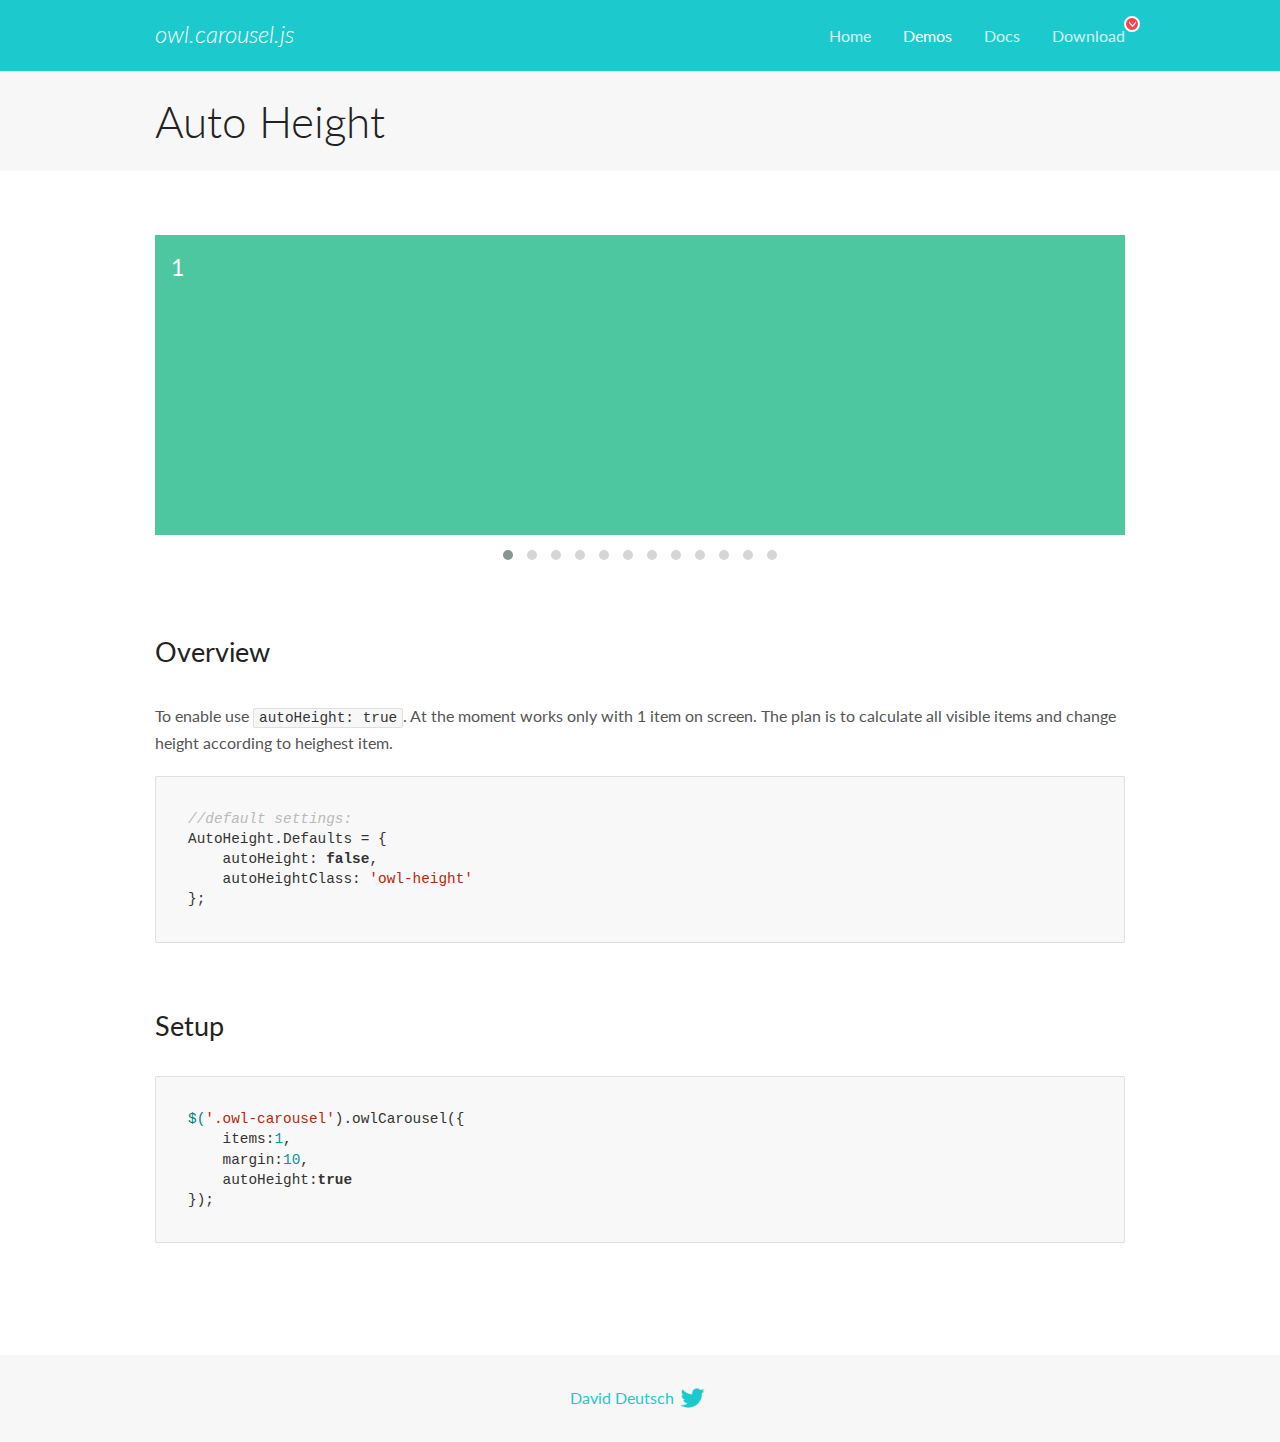
<file: vendore/OwlCarousel/docs/demos/autoheight.html>
<!DOCTYPE html>
<html lang="en">
  <head>

    <!-- head -->
    <meta charset="utf-8">
    <meta name="msapplication-tap-highlight" content="no" />
    <meta name="viewport" content="width=device-width, initial-scale=1.0" />
    <meta name="description" content="autoHeight usage demo">
    <meta name="author" content="David Deutsch">
    <title>
      Auto Height Demo | Owl Carousel | 2.3.4
    </title>

    <!-- Stylesheets -->
    <link href='https://fonts.googleapis.com/css?family=Lato:300,400,700,400italic,300italic' rel='stylesheet' type='text/css'>
    <link rel="stylesheet" href="../assets/css/docs.theme.min.css">

    <!-- Owl Stylesheets -->
    <link rel="stylesheet" href="../assets/owlcarousel/assets/owl.carousel.min.css">
    <link rel="stylesheet" href="../assets/owlcarousel/assets/owl.theme.default.min.css">

    <!-- HTML5 shim and Respond.js IE8 support of HTML5 elements and media queries -->

    <!--[if lt IE 9]>
      <script src="https://oss.maxcdn.com/libs/html5shiv/3.7.0/html5shiv.js"></script>
      <script src="https://oss.maxcdn.com/libs/respond.js/1.3.0/respond.min.js"></script>
    <![endif]-->

    <!-- Favicons -->
    <link rel="apple-touch-icon-precomposed" sizes="144x144" href="../assets/ico/apple-touch-icon-144-precomposed.png">
    <link rel="shortcut icon" href="../assets/ico/favicon.png">
    <link rel="shortcut icon" href="favicon.ico">

    <!-- Yeah i know js should not be in header. Its required for demos.-->

    <!-- javascript -->
    <script src="../assets/vendors/jquery.min.js"></script>
    <script src="../assets/owlcarousel/owl.carousel.js"></script>
  </head>
  <body>

    <!-- header -->
    <header class="header">
      <div class="row">
        <div class="large-12 columns">
          <div class="brand left">
            <h3>
              <a href="/OwlCarousel2/">owl.carousel.js</a> 
            </h3>
          </div>
          <a id="toggle-nav" class="right">
            <span></span> <span></span> <span></span> 
          </a> 
          <div class="nav-bar">
            <ul class="clearfix">
              <li> <a href="/OwlCarousel2/index.html">Home</a>  </li>
              <li class="active">
                <a href="/OwlCarousel2/demos/demos.html">Demos</a> 
              </li>
              <li> <a href="/OwlCarousel2/docs/started-welcome.html">Docs</a>  </li>
              <li>
                <a href="https://github.com/OwlCarousel2/OwlCarousel2/archive/2.3.4.zip">Download</a> 
                <span class="download"></span> 
              </li>
            </ul>
          </div>
        </div>
      </div>
    </header>

    <!-- title -->
    <section class="title">
      <div class="row">
        <div class="large-12 columns">
          <h1>Auto Height</h1>
        </div>
      </div>
    </section>

    <!--  Demos -->
    <section id="demos">
      <div class="row">
        <div class="large-12 columns">
          <div class="owl-carousel owl-theme">
            <div class="item" style="height:300px">
              <h4>1</h4>
            </div>
            <div class="item" style="height:100px">
              <h4>2</h4>
            </div>
            <div class="item" style="height:500px">
              <h4>3</h4>
            </div>
            <div class="item" style="height:250px">
              <h4>4</h4>
            </div>
            <div class="item" style="height:400px">
              <h4>5</h4>
            </div>
            <div class="item" style="height:500px">
              <h4>6</h4>
            </div>
            <div class="item" style="height:600px">
              <h4>7</h4>
            </div>
            <div class="item" style="height:400px">
              <h4>8</h4>
            </div>
            <div class="item" style="height:300px">
              <h4>9</h4>
            </div>
            <div class="item" style="height:350px">
              <h4>10</h4>
            </div>
            <div class="item" style="height:200px">
              <h4>11</h4>
            </div>
            <div class="item" style="height:150px">
              <h4>12</h4>
            </div>
          </div>
          <h3 id="overview">Overview</h3>
          <p>To enable use <code>autoHeight: true</code>. At the moment works only with 1 item on screen. The plan is to calculate all visible items and change height according to heighest item.</p>
          <pre><code>//default settings:
AutoHeight.Defaults = {
    autoHeight: false,
    autoHeightClass: &#39;owl-height&#39;
};</code></pre>
          <h3 id="setup">Setup</h3>
          <pre><code>$(&#39;.owl-carousel&#39;).owlCarousel({
    items:1,
    margin:10,
    autoHeight:true
});</code></pre>
          <script>
            $(document).ready(function() {
              $('.owl-carousel').owlCarousel({
                items: 1,
                margin: 10,
                autoHeight: true
              });
            })
          </script>
        </div>
      </div>
    </section>

    <!-- footer -->
    <footer class="footer">
      <div class="row">
        <div class="large-12 columns">
          <h5>
            <a href="/OwlCarousel2/docs/support-contact.html">David Deutsch</a> 
            <a id="custom-tweet-button" href="https://twitter.com/share?url=https://github.com/OwlCarousel2/OwlCarousel2&text=Owl Carousel - This is so awesome! " target="_blank"></a> 
          </h5>
        </div>
      </div>
    </footer>

    <!-- vendors -->
    <script src="../assets/vendors/highlight.js"></script>
    <script src="../assets/js/app.js"></script>
  </body>
</html>
</file>
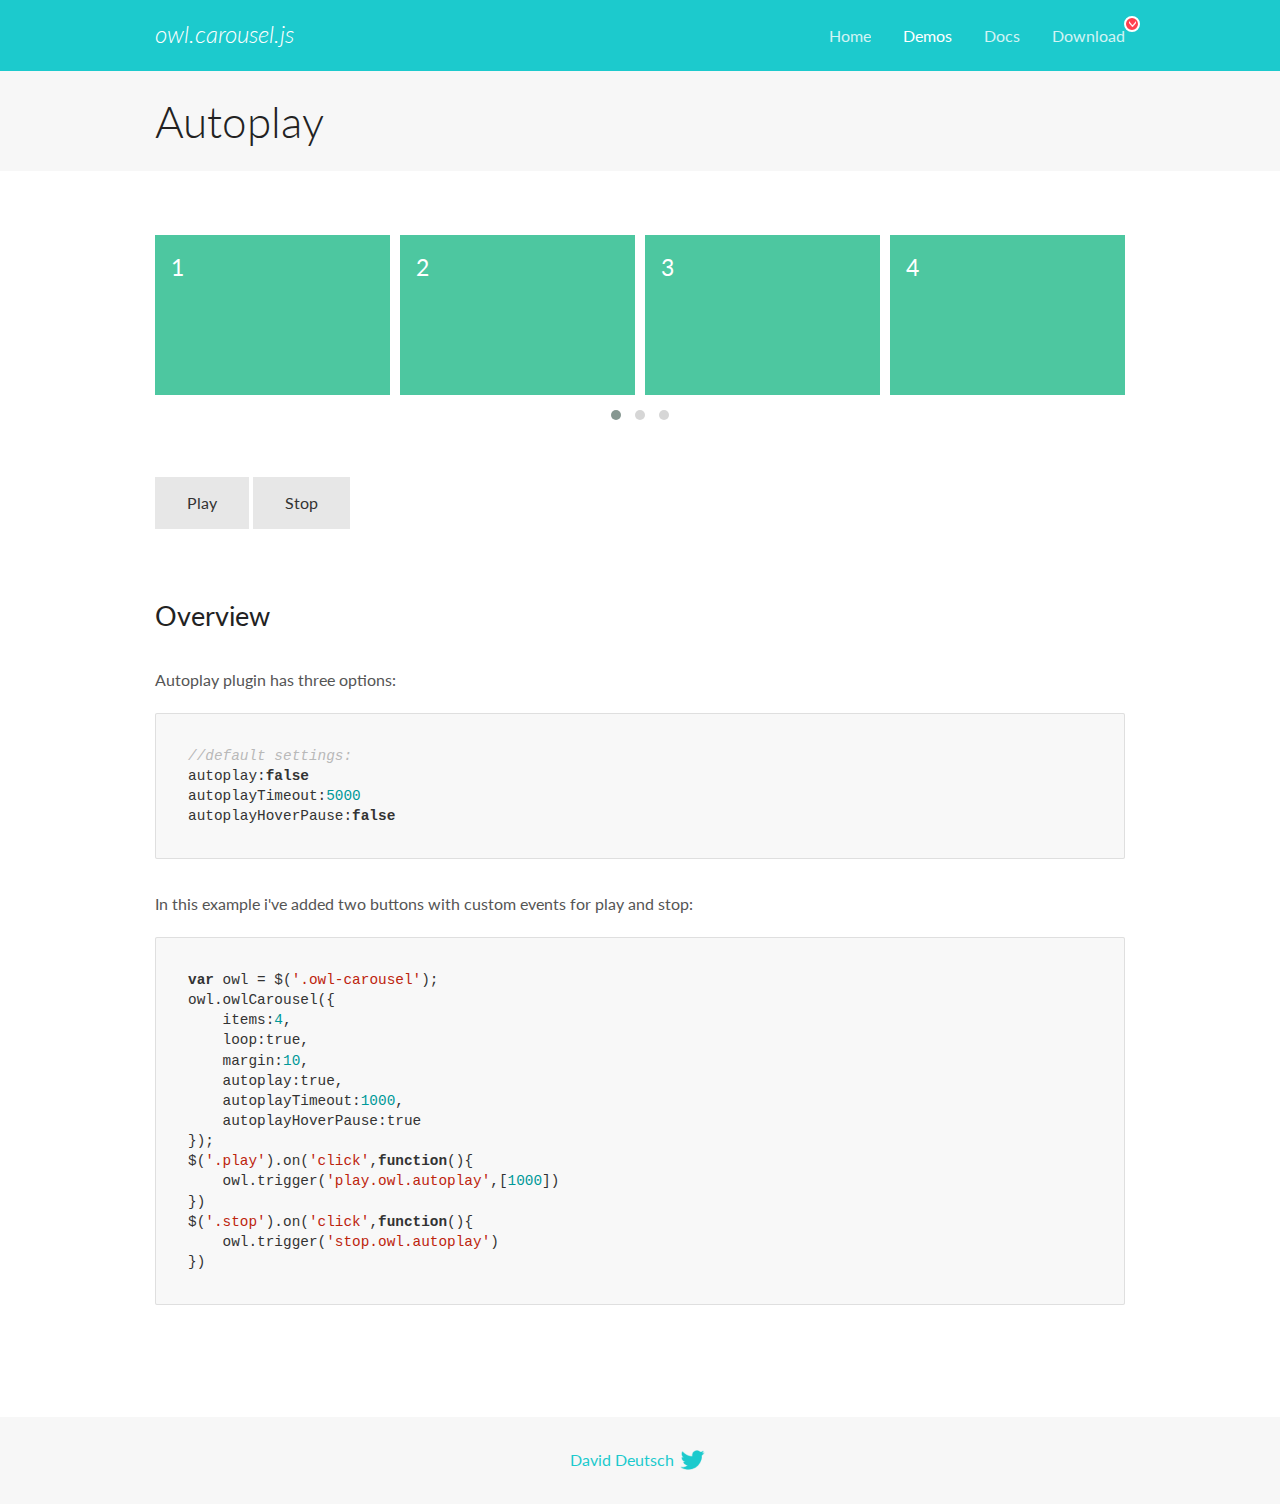
<file: vendore/OwlCarousel/docs/demos/autoplay.html>
<!DOCTYPE html>
<html lang="en">
  <head>

    <!-- head -->
    <meta charset="utf-8">
    <meta name="msapplication-tap-highlight" content="no" />
    <meta name="viewport" content="width=device-width, initial-scale=1.0" />
    <meta name="description" content="Autoplay usage demo">
    <meta name="author" content="David Deutsch">
    <title>
      Autoplay Demo | Owl Carousel | 2.3.4
    </title>

    <!-- Stylesheets -->
    <link href='https://fonts.googleapis.com/css?family=Lato:300,400,700,400italic,300italic' rel='stylesheet' type='text/css'>
    <link rel="stylesheet" href="../assets/css/docs.theme.min.css">

    <!-- Owl Stylesheets -->
    <link rel="stylesheet" href="../assets/owlcarousel/assets/owl.carousel.min.css">
    <link rel="stylesheet" href="../assets/owlcarousel/assets/owl.theme.default.min.css">

    <!-- HTML5 shim and Respond.js IE8 support of HTML5 elements and media queries -->

    <!--[if lt IE 9]>
      <script src="https://oss.maxcdn.com/libs/html5shiv/3.7.0/html5shiv.js"></script>
      <script src="https://oss.maxcdn.com/libs/respond.js/1.3.0/respond.min.js"></script>
    <![endif]-->

    <!-- Favicons -->
    <link rel="apple-touch-icon-precomposed" sizes="144x144" href="../assets/ico/apple-touch-icon-144-precomposed.png">
    <link rel="shortcut icon" href="../assets/ico/favicon.png">
    <link rel="shortcut icon" href="favicon.ico">

    <!-- Yeah i know js should not be in header. Its required for demos.-->

    <!-- javascript -->
    <script src="../assets/vendors/jquery.min.js"></script>
    <script src="../assets/owlcarousel/owl.carousel.js"></script>
  </head>
  <body>

    <!-- header -->
    <header class="header">
      <div class="row">
        <div class="large-12 columns">
          <div class="brand left">
            <h3>
              <a href="/OwlCarousel2/">owl.carousel.js</a> 
            </h3>
          </div>
          <a id="toggle-nav" class="right">
            <span></span> <span></span> <span></span> 
          </a> 
          <div class="nav-bar">
            <ul class="clearfix">
              <li> <a href="/OwlCarousel2/index.html">Home</a>  </li>
              <li class="active">
                <a href="/OwlCarousel2/demos/demos.html">Demos</a> 
              </li>
              <li> <a href="/OwlCarousel2/docs/started-welcome.html">Docs</a>  </li>
              <li>
                <a href="https://github.com/OwlCarousel2/OwlCarousel2/archive/2.3.4.zip">Download</a> 
                <span class="download"></span> 
              </li>
            </ul>
          </div>
        </div>
      </div>
    </header>

    <!-- title -->
    <section class="title">
      <div class="row">
        <div class="large-12 columns">
          <h1>Autoplay</h1>
        </div>
      </div>
    </section>

    <!--  Demos -->
    <section id="demos">
      <div class="row">
        <div class="large-12 columns">
          <div class="owl-carousel owl-theme">
            <div class="item">
              <h4>1</h4>
            </div>
            <div class="item">
              <h4>2</h4>
            </div>
            <div class="item">
              <h4>3</h4>
            </div>
            <div class="item">
              <h4>4</h4>
            </div>
            <div class="item">
              <h4>5</h4>
            </div>
            <div class="item">
              <h4>6</h4>
            </div>
            <div class="item">
              <h4>7</h4>
            </div>
            <div class="item">
              <h4>8</h4>
            </div>
            <div class="item">
              <h4>9</h4>
            </div>
            <div class="item">
              <h4>10</h4>
            </div>
            <div class="item">
              <h4>11</h4>
            </div>
            <div class="item">
              <h4>12</h4>
            </div>
          </div>
          <a class="button secondary play">Play</a> 
          <a class="button secondary stop">Stop</a> 
          <h3 id="overview">Overview</h3>
          <p>Autoplay plugin has three options:</p>
          <pre><code>//default settings:
autoplay:false
autoplayTimeout:5000
autoplayHoverPause:false</code></pre>
          <p>In this example i&#39;ve added two buttons with custom events for play and stop:</p>
          <pre><code>var owl = $(&#39;.owl-carousel&#39;);
owl.owlCarousel({
    items:4,
    loop:true,
    margin:10,
    autoplay:true,
    autoplayTimeout:1000,
    autoplayHoverPause:true
});
$(&#39;.play&#39;).on(&#39;click&#39;,function(){
    owl.trigger(&#39;play.owl.autoplay&#39;,[1000])
})
$(&#39;.stop&#39;).on(&#39;click&#39;,function(){
    owl.trigger(&#39;stop.owl.autoplay&#39;)
})</code></pre>
          <script>
            $(document).ready(function() {
              var owl = $('.owl-carousel');
              owl.owlCarousel({
                items: 4,
                loop: true,
                margin: 10,
                autoplay: true,
                autoplayTimeout: 1000,
                autoplayHoverPause: true
              });
              $('.play').on('click', function() {
                owl.trigger('play.owl.autoplay', [1000])
              })
              $('.stop').on('click', function() {
                owl.trigger('stop.owl.autoplay')
              })
            })
          </script>
        </div>
      </div>
    </section>

    <!-- footer -->
    <footer class="footer">
      <div class="row">
        <div class="large-12 columns">
          <h5>
            <a href="/OwlCarousel2/docs/support-contact.html">David Deutsch</a> 
            <a id="custom-tweet-button" href="https://twitter.com/share?url=https://github.com/OwlCarousel2/OwlCarousel2&text=Owl Carousel - This is so awesome! " target="_blank"></a> 
          </h5>
        </div>
      </div>
    </footer>

    <!-- vendors -->
    <script src="../assets/vendors/highlight.js"></script>
    <script src="../assets/js/app.js"></script>
  </body>
</html>
</file>
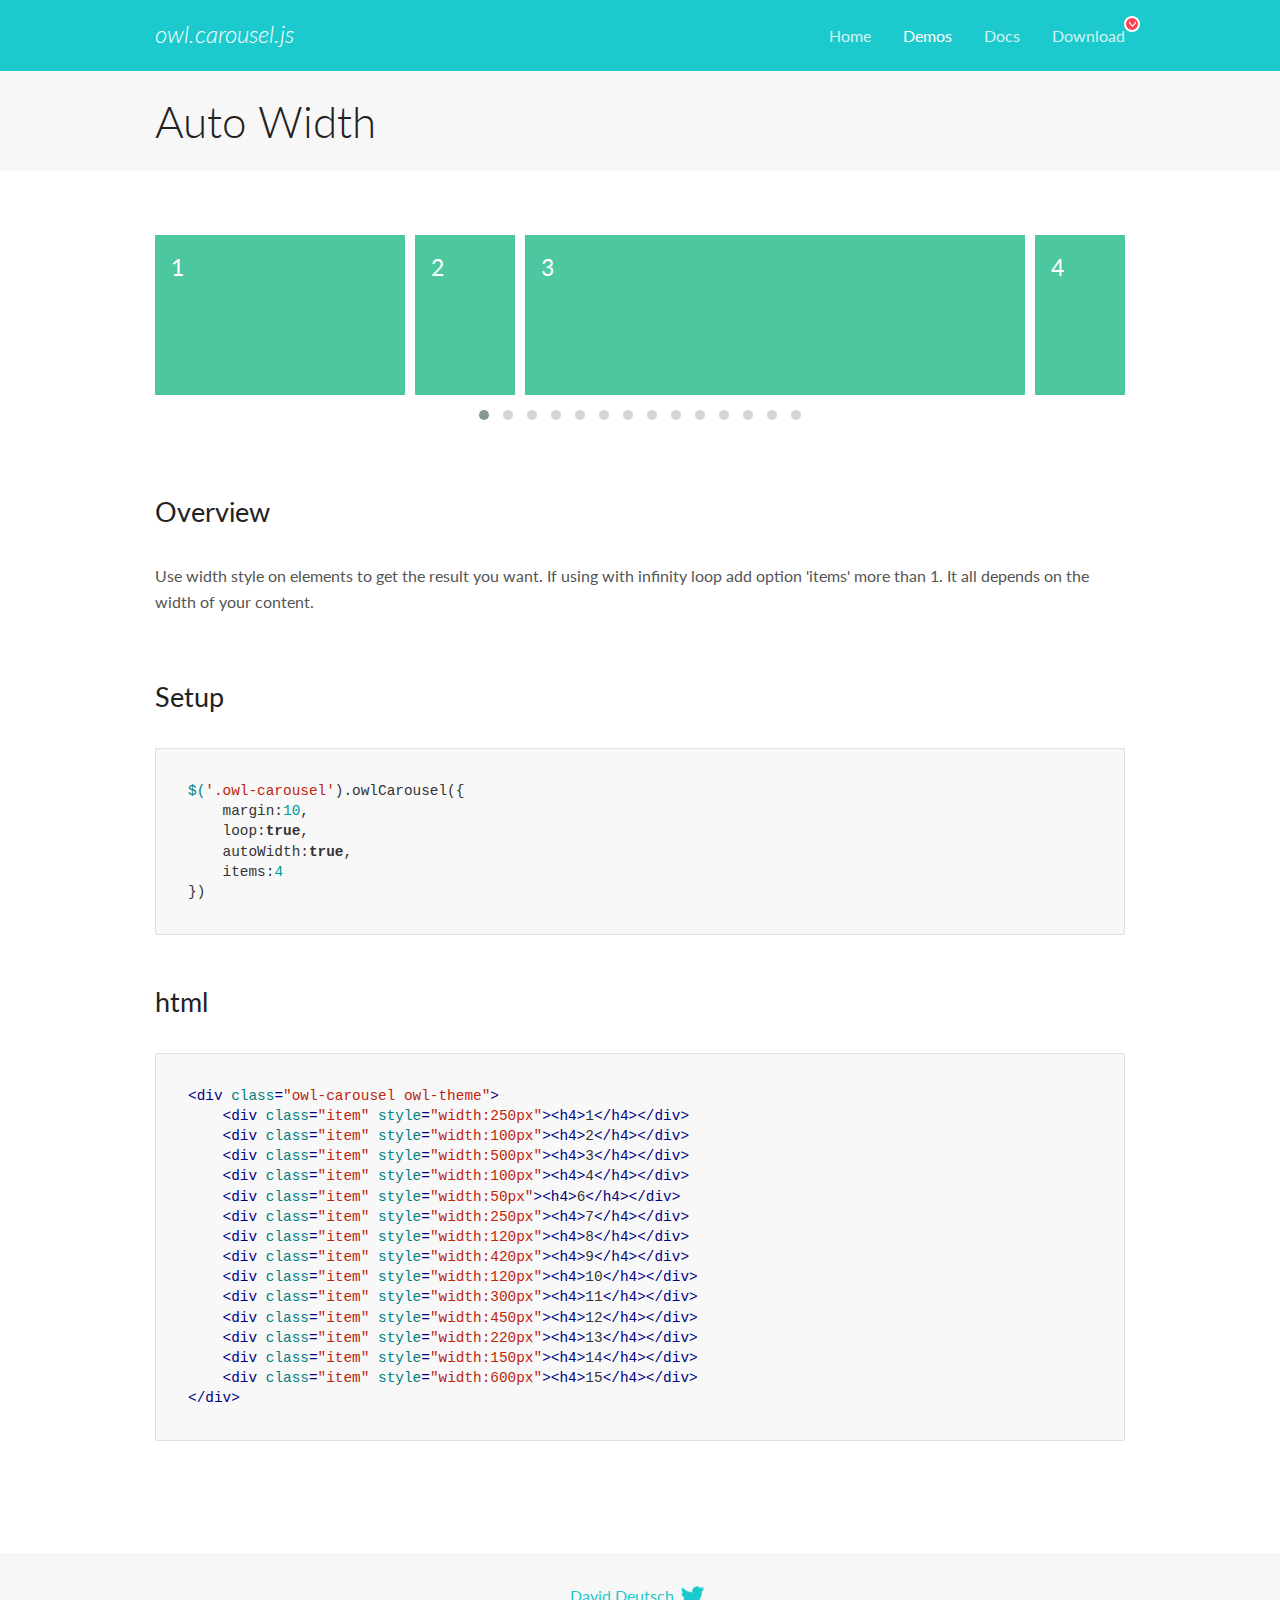
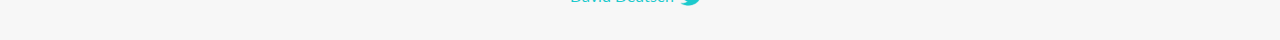
<file: vendore/OwlCarousel/docs/demos/autowidth.html>
<!DOCTYPE html>
<html lang="en">
  <head>

    <!-- head -->
    <meta charset="utf-8">
    <meta name="msapplication-tap-highlight" content="no" />
    <meta name="viewport" content="width=device-width, initial-scale=1.0" />
    <meta name="description" content="Auto Width">
    <meta name="author" content="David Deutsch">
    <title>
      Auto Width Demo | Owl Carousel | 2.3.4
    </title>

    <!-- Stylesheets -->
    <link href='https://fonts.googleapis.com/css?family=Lato:300,400,700,400italic,300italic' rel='stylesheet' type='text/css'>
    <link rel="stylesheet" href="../assets/css/docs.theme.min.css">

    <!-- Owl Stylesheets -->
    <link rel="stylesheet" href="../assets/owlcarousel/assets/owl.carousel.min.css">
    <link rel="stylesheet" href="../assets/owlcarousel/assets/owl.theme.default.min.css">

    <!-- HTML5 shim and Respond.js IE8 support of HTML5 elements and media queries -->

    <!--[if lt IE 9]>
      <script src="https://oss.maxcdn.com/libs/html5shiv/3.7.0/html5shiv.js"></script>
      <script src="https://oss.maxcdn.com/libs/respond.js/1.3.0/respond.min.js"></script>
    <![endif]-->

    <!-- Favicons -->
    <link rel="apple-touch-icon-precomposed" sizes="144x144" href="../assets/ico/apple-touch-icon-144-precomposed.png">
    <link rel="shortcut icon" href="../assets/ico/favicon.png">
    <link rel="shortcut icon" href="favicon.ico">

    <!-- Yeah i know js should not be in header. Its required for demos.-->

    <!-- javascript -->
    <script src="../assets/vendors/jquery.min.js"></script>
    <script src="../assets/owlcarousel/owl.carousel.js"></script>
  </head>
  <body>

    <!-- header -->
    <header class="header">
      <div class="row">
        <div class="large-12 columns">
          <div class="brand left">
            <h3>
              <a href="/OwlCarousel2/">owl.carousel.js</a> 
            </h3>
          </div>
          <a id="toggle-nav" class="right">
            <span></span> <span></span> <span></span> 
          </a> 
          <div class="nav-bar">
            <ul class="clearfix">
              <li> <a href="/OwlCarousel2/index.html">Home</a>  </li>
              <li class="active">
                <a href="/OwlCarousel2/demos/demos.html">Demos</a> 
              </li>
              <li> <a href="/OwlCarousel2/docs/started-welcome.html">Docs</a>  </li>
              <li>
                <a href="https://github.com/OwlCarousel2/OwlCarousel2/archive/2.3.4.zip">Download</a> 
                <span class="download"></span> 
              </li>
            </ul>
          </div>
        </div>
      </div>
    </header>

    <!-- title -->
    <section class="title">
      <div class="row">
        <div class="large-12 columns">
          <h1>Auto Width</h1>
        </div>
      </div>
    </section>

    <!--  Demos -->
    <section id="demos">
      <div class="row">
        <div class="large-12 columns">
          <div class="owl-carousel owl-theme">
            <div class="item" style="width:250px">
              <h4>1</h4>
            </div>
            <div class="item" style="width:100px">
              <h4>2</h4>
            </div>
            <div class="item" style="width:500px">
              <h4>3</h4>
            </div>
            <div class="item" style="width:100px">
              <h4>4</h4>
            </div>
            <div class="item" style="width:50px">
              <h4>6</h4>
            </div>
            <div class="item" style="width:250px">
              <h4>7</h4>
            </div>
            <div class="item" style="width:120px">
              <h4>8</h4>
            </div>
            <div class="item" style="width:420px">
              <h4>9</h4>
            </div>
            <div class="item" style="width:120px">
              <h4>10</h4>
            </div>
            <div class="item" style="width:300px">
              <h4>11</h4>
            </div>
            <div class="item" style="width:450px">
              <h4>12</h4>
            </div>
            <div class="item" style="width:220px">
              <h4>13</h4>
            </div>
            <div class="item" style="width:150px">
              <h4>14</h4>
            </div>
            <div class="item" style="width:600px">
              <h4>15</h4>
            </div>
          </div>
          <h3 id="overview">Overview</h3>
          <p>Use width style on elements to get the result you want. If using with infinity loop add option &#39;items&#39; more than 1. It all depends on the width of your content.</p>
          <h3 id="setup">Setup</h3>
          <pre><code>$(&#39;.owl-carousel&#39;).owlCarousel({
    margin:10,
    loop:true,
    autoWidth:true,
    items:4
})</code></pre>
          <h3 id="html">html</h3>
          <pre><code>&lt;div class=&quot;owl-carousel owl-theme&quot;&gt;
    &lt;div class=&quot;item&quot; style=&quot;width:250px&quot;&gt;&lt;h4&gt;1&lt;/h4&gt;&lt;/div&gt;
    &lt;div class=&quot;item&quot; style=&quot;width:100px&quot;&gt;&lt;h4&gt;2&lt;/h4&gt;&lt;/div&gt;
    &lt;div class=&quot;item&quot; style=&quot;width:500px&quot;&gt;&lt;h4&gt;3&lt;/h4&gt;&lt;/div&gt;
    &lt;div class=&quot;item&quot; style=&quot;width:100px&quot;&gt;&lt;h4&gt;4&lt;/h4&gt;&lt;/div&gt;
    &lt;div class=&quot;item&quot; style=&quot;width:50px&quot;&gt;&lt;h4&gt;6&lt;/h4&gt;&lt;/div&gt;
    &lt;div class=&quot;item&quot; style=&quot;width:250px&quot;&gt;&lt;h4&gt;7&lt;/h4&gt;&lt;/div&gt;
    &lt;div class=&quot;item&quot; style=&quot;width:120px&quot;&gt;&lt;h4&gt;8&lt;/h4&gt;&lt;/div&gt;
    &lt;div class=&quot;item&quot; style=&quot;width:420px&quot;&gt;&lt;h4&gt;9&lt;/h4&gt;&lt;/div&gt;
    &lt;div class=&quot;item&quot; style=&quot;width:120px&quot;&gt;&lt;h4&gt;10&lt;/h4&gt;&lt;/div&gt;
    &lt;div class=&quot;item&quot; style=&quot;width:300px&quot;&gt;&lt;h4&gt;11&lt;/h4&gt;&lt;/div&gt;
    &lt;div class=&quot;item&quot; style=&quot;width:450px&quot;&gt;&lt;h4&gt;12&lt;/h4&gt;&lt;/div&gt;
    &lt;div class=&quot;item&quot; style=&quot;width:220px&quot;&gt;&lt;h4&gt;13&lt;/h4&gt;&lt;/div&gt;
    &lt;div class=&quot;item&quot; style=&quot;width:150px&quot;&gt;&lt;h4&gt;14&lt;/h4&gt;&lt;/div&gt;
    &lt;div class=&quot;item&quot; style=&quot;width:600px&quot;&gt;&lt;h4&gt;15&lt;/h4&gt;&lt;/div&gt;
&lt;/div&gt;</code></pre>
          <script>
            $(document).ready(function() {
              $('.owl-carousel').owlCarousel({
                margin: 10,
                loop: true,
                autoWidth: true,
                items: 4
              })
            })
          </script>
        </div>
      </div>
    </section>

    <!-- footer -->
    <footer class="footer">
      <div class="row">
        <div class="large-12 columns">
          <h5>
            <a href="/OwlCarousel2/docs/support-contact.html">David Deutsch</a> 
            <a id="custom-tweet-button" href="https://twitter.com/share?url=https://github.com/OwlCarousel2/OwlCarousel2&text=Owl Carousel - This is so awesome! " target="_blank"></a> 
          </h5>
        </div>
      </div>
    </footer>

    <!-- vendors -->
    <script src="../assets/vendors/highlight.js"></script>
    <script src="../assets/js/app.js"></script>
  </body>
</html>
</file>
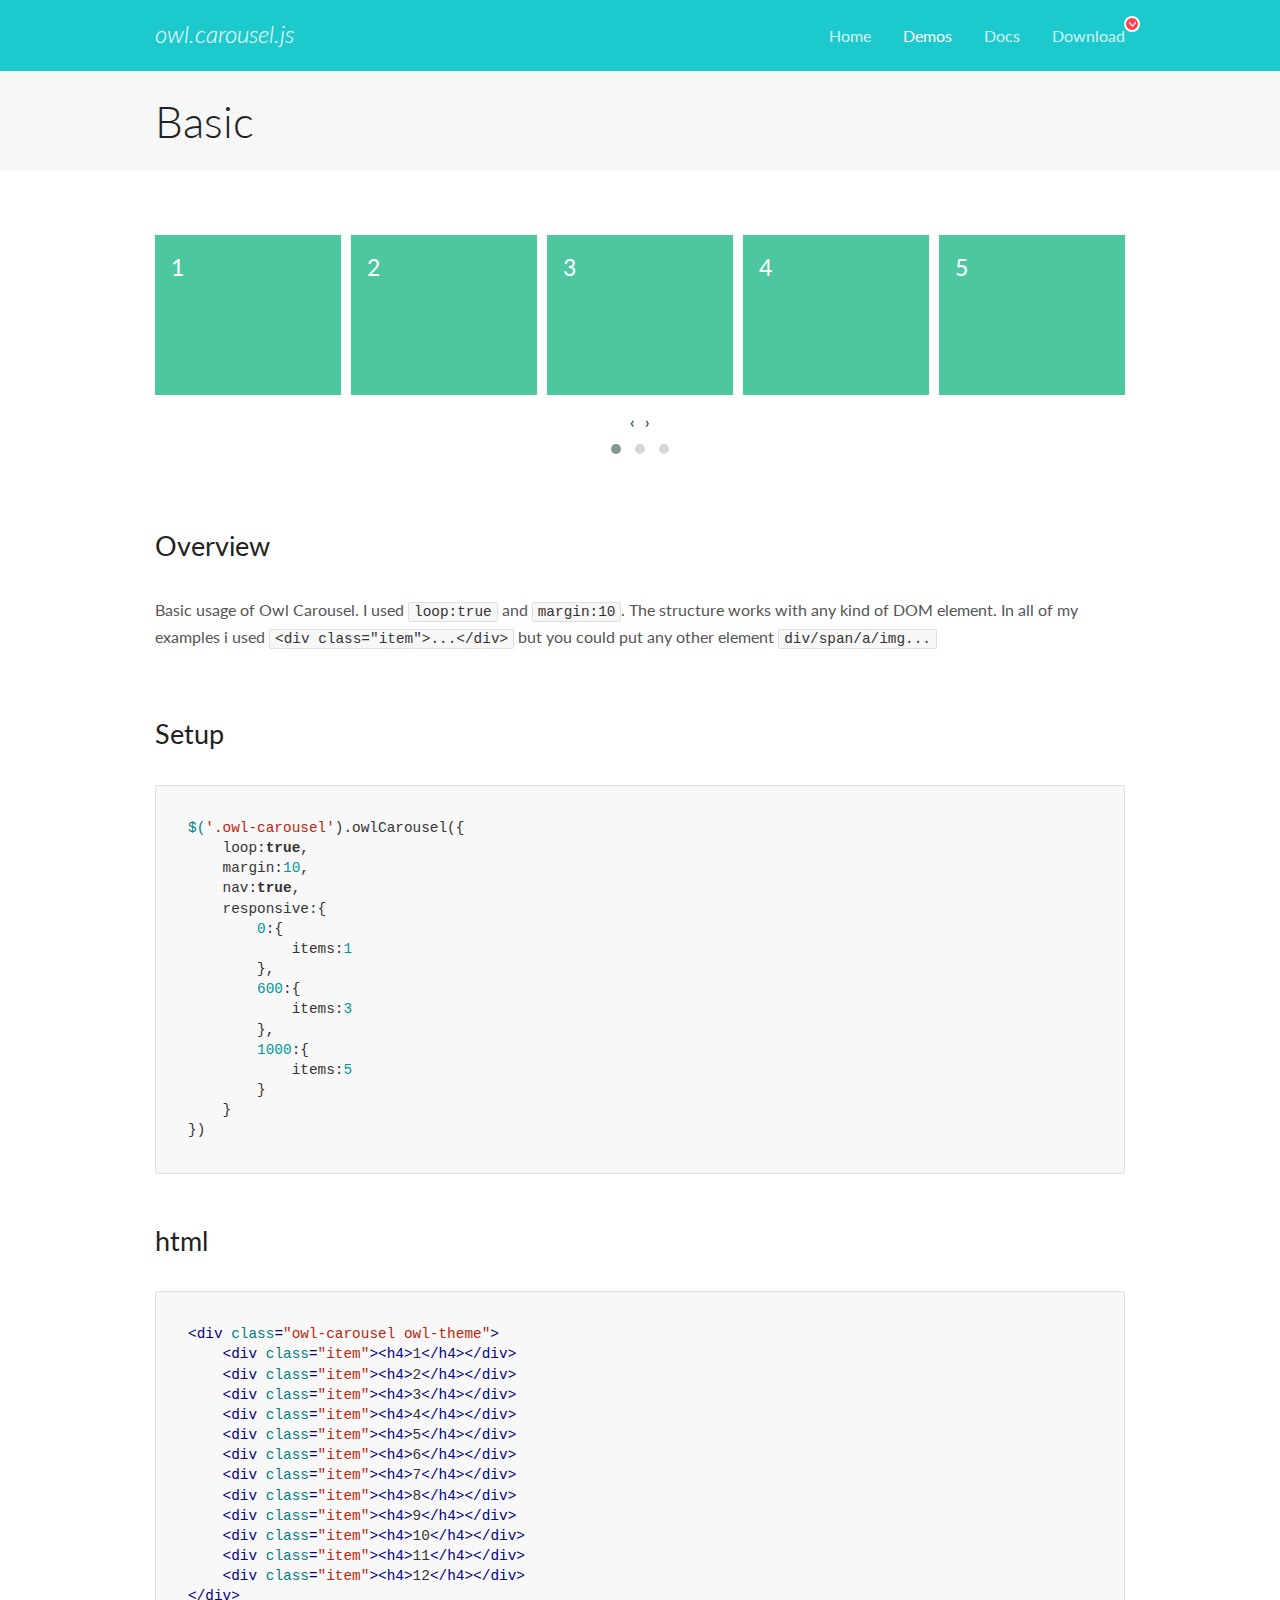
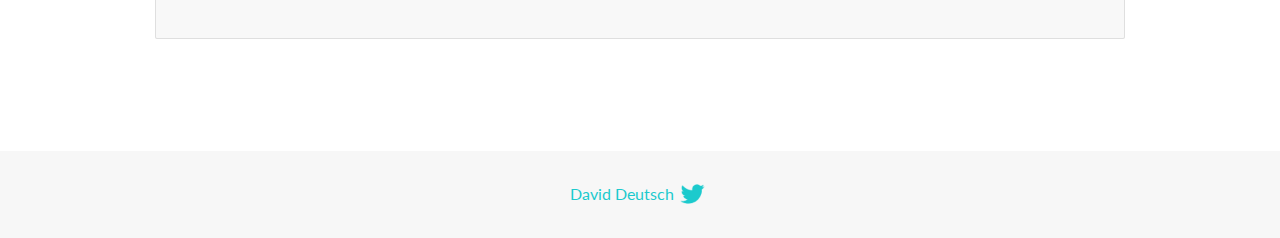
<file: vendore/OwlCarousel/docs/demos/basic.html>
<!DOCTYPE html>
<html lang="en">
  <head>

    <!-- head -->
    <meta charset="utf-8">
    <meta name="msapplication-tap-highlight" content="no" />
    <meta name="viewport" content="width=device-width, initial-scale=1.0" />
    <meta name="description" content="Basic usage demo">
    <meta name="author" content="David Deutsch">
    <title>
      Basic Demo | Owl Carousel | 2.3.4
    </title>

    <!-- Stylesheets -->
    <link href='https://fonts.googleapis.com/css?family=Lato:300,400,700,400italic,300italic' rel='stylesheet' type='text/css'>
    <link rel="stylesheet" href="../assets/css/docs.theme.min.css">

    <!-- Owl Stylesheets -->
    <link rel="stylesheet" href="../assets/owlcarousel/assets/owl.carousel.min.css">
    <link rel="stylesheet" href="../assets/owlcarousel/assets/owl.theme.default.min.css">

    <!-- HTML5 shim and Respond.js IE8 support of HTML5 elements and media queries -->

    <!--[if lt IE 9]>
      <script src="https://oss.maxcdn.com/libs/html5shiv/3.7.0/html5shiv.js"></script>
      <script src="https://oss.maxcdn.com/libs/respond.js/1.3.0/respond.min.js"></script>
    <![endif]-->

    <!-- Favicons -->
    <link rel="apple-touch-icon-precomposed" sizes="144x144" href="../assets/ico/apple-touch-icon-144-precomposed.png">
    <link rel="shortcut icon" href="../assets/ico/favicon.png">
    <link rel="shortcut icon" href="favicon.ico">

    <!-- Yeah i know js should not be in header. Its required for demos.-->

    <!-- javascript -->
    <script src="../assets/vendors/jquery.min.js"></script>
    <script src="../assets/owlcarousel/owl.carousel.js"></script>
  </head>
  <body>

    <!-- header -->
    <header class="header">
      <div class="row">
        <div class="large-12 columns">
          <div class="brand left">
            <h3>
              <a href="/OwlCarousel2/">owl.carousel.js</a> 
            </h3>
          </div>
          <a id="toggle-nav" class="right">
            <span></span> <span></span> <span></span> 
          </a> 
          <div class="nav-bar">
            <ul class="clearfix">
              <li> <a href="/OwlCarousel2/index.html">Home</a>  </li>
              <li class="active">
                <a href="/OwlCarousel2/demos/demos.html">Demos</a> 
              </li>
              <li> <a href="/OwlCarousel2/docs/started-welcome.html">Docs</a>  </li>
              <li>
                <a href="https://github.com/OwlCarousel2/OwlCarousel2/archive/2.3.4.zip">Download</a> 
                <span class="download"></span> 
              </li>
            </ul>
          </div>
        </div>
      </div>
    </header>

    <!-- title -->
    <section class="title">
      <div class="row">
        <div class="large-12 columns">
          <h1>Basic</h1>
        </div>
      </div>
    </section>

    <!--  Demos -->
    <section id="demos">
      <div class="row">
        <div class="large-12 columns">
          <div class="owl-carousel owl-theme">
            <div class="item">
              <h4>1</h4>
            </div>
            <div class="item">
              <h4>2</h4>
            </div>
            <div class="item">
              <h4>3</h4>
            </div>
            <div class="item">
              <h4>4</h4>
            </div>
            <div class="item">
              <h4>5</h4>
            </div>
            <div class="item">
              <h4>6</h4>
            </div>
            <div class="item">
              <h4>7</h4>
            </div>
            <div class="item">
              <h4>8</h4>
            </div>
            <div class="item">
              <h4>9</h4>
            </div>
            <div class="item">
              <h4>10</h4>
            </div>
            <div class="item">
              <h4>11</h4>
            </div>
            <div class="item">
              <h4>12</h4>
            </div>
          </div>
          <h3 id="overview">Overview</h3>
          <p>Basic usage of Owl Carousel. I used <code>loop:true</code> and <code>margin:10</code>. The structure works with any kind of DOM element. In all of my examples i used <code>&lt;div class=&quot;item&quot;&gt;...&lt;/div&gt;</code> but you could
            put any other element <code>div/span/a/img...</code></p>
          <h3 id="setup">Setup</h3>
          <pre><code>$(&#39;.owl-carousel&#39;).owlCarousel({
    loop:true,
    margin:10,
    nav:true,
    responsive:{
        0:{
            items:1
        },
        600:{
            items:3
        },
        1000:{
            items:5
        }
    }
})</code></pre>
          <h3 id="html">html</h3>
          <pre><code>&lt;div class=&quot;owl-carousel owl-theme&quot;&gt;
    &lt;div class=&quot;item&quot;&gt;&lt;h4&gt;1&lt;/h4&gt;&lt;/div&gt;
    &lt;div class=&quot;item&quot;&gt;&lt;h4&gt;2&lt;/h4&gt;&lt;/div&gt;
    &lt;div class=&quot;item&quot;&gt;&lt;h4&gt;3&lt;/h4&gt;&lt;/div&gt;
    &lt;div class=&quot;item&quot;&gt;&lt;h4&gt;4&lt;/h4&gt;&lt;/div&gt;
    &lt;div class=&quot;item&quot;&gt;&lt;h4&gt;5&lt;/h4&gt;&lt;/div&gt;
    &lt;div class=&quot;item&quot;&gt;&lt;h4&gt;6&lt;/h4&gt;&lt;/div&gt;
    &lt;div class=&quot;item&quot;&gt;&lt;h4&gt;7&lt;/h4&gt;&lt;/div&gt;
    &lt;div class=&quot;item&quot;&gt;&lt;h4&gt;8&lt;/h4&gt;&lt;/div&gt;
    &lt;div class=&quot;item&quot;&gt;&lt;h4&gt;9&lt;/h4&gt;&lt;/div&gt;
    &lt;div class=&quot;item&quot;&gt;&lt;h4&gt;10&lt;/h4&gt;&lt;/div&gt;
    &lt;div class=&quot;item&quot;&gt;&lt;h4&gt;11&lt;/h4&gt;&lt;/div&gt;
    &lt;div class=&quot;item&quot;&gt;&lt;h4&gt;12&lt;/h4&gt;&lt;/div&gt;
&lt;/div&gt;</code></pre>
          <script>
            $(document).ready(function() {
              var owl = $('.owl-carousel');
              owl.owlCarousel({
                margin: 10,
                nav: true,
                loop: true,
                responsive: {
                  0: {
                    items: 1
                  },
                  600: {
                    items: 3
                  },
                  1000: {
                    items: 5
                  }
                }
              })
            })
          </script>
        </div>
      </div>
    </section>

    <!-- footer -->
    <footer class="footer">
      <div class="row">
        <div class="large-12 columns">
          <h5>
            <a href="/OwlCarousel2/docs/support-contact.html">David Deutsch</a> 
            <a id="custom-tweet-button" href="https://twitter.com/share?url=https://github.com/OwlCarousel2/OwlCarousel2&text=Owl Carousel - This is so awesome! " target="_blank"></a> 
          </h5>
        </div>
      </div>
    </footer>

    <!-- vendors -->
    <script src="../assets/vendors/highlight.js"></script>
    <script src="../assets/js/app.js"></script>
  </body>
</html>
</file>
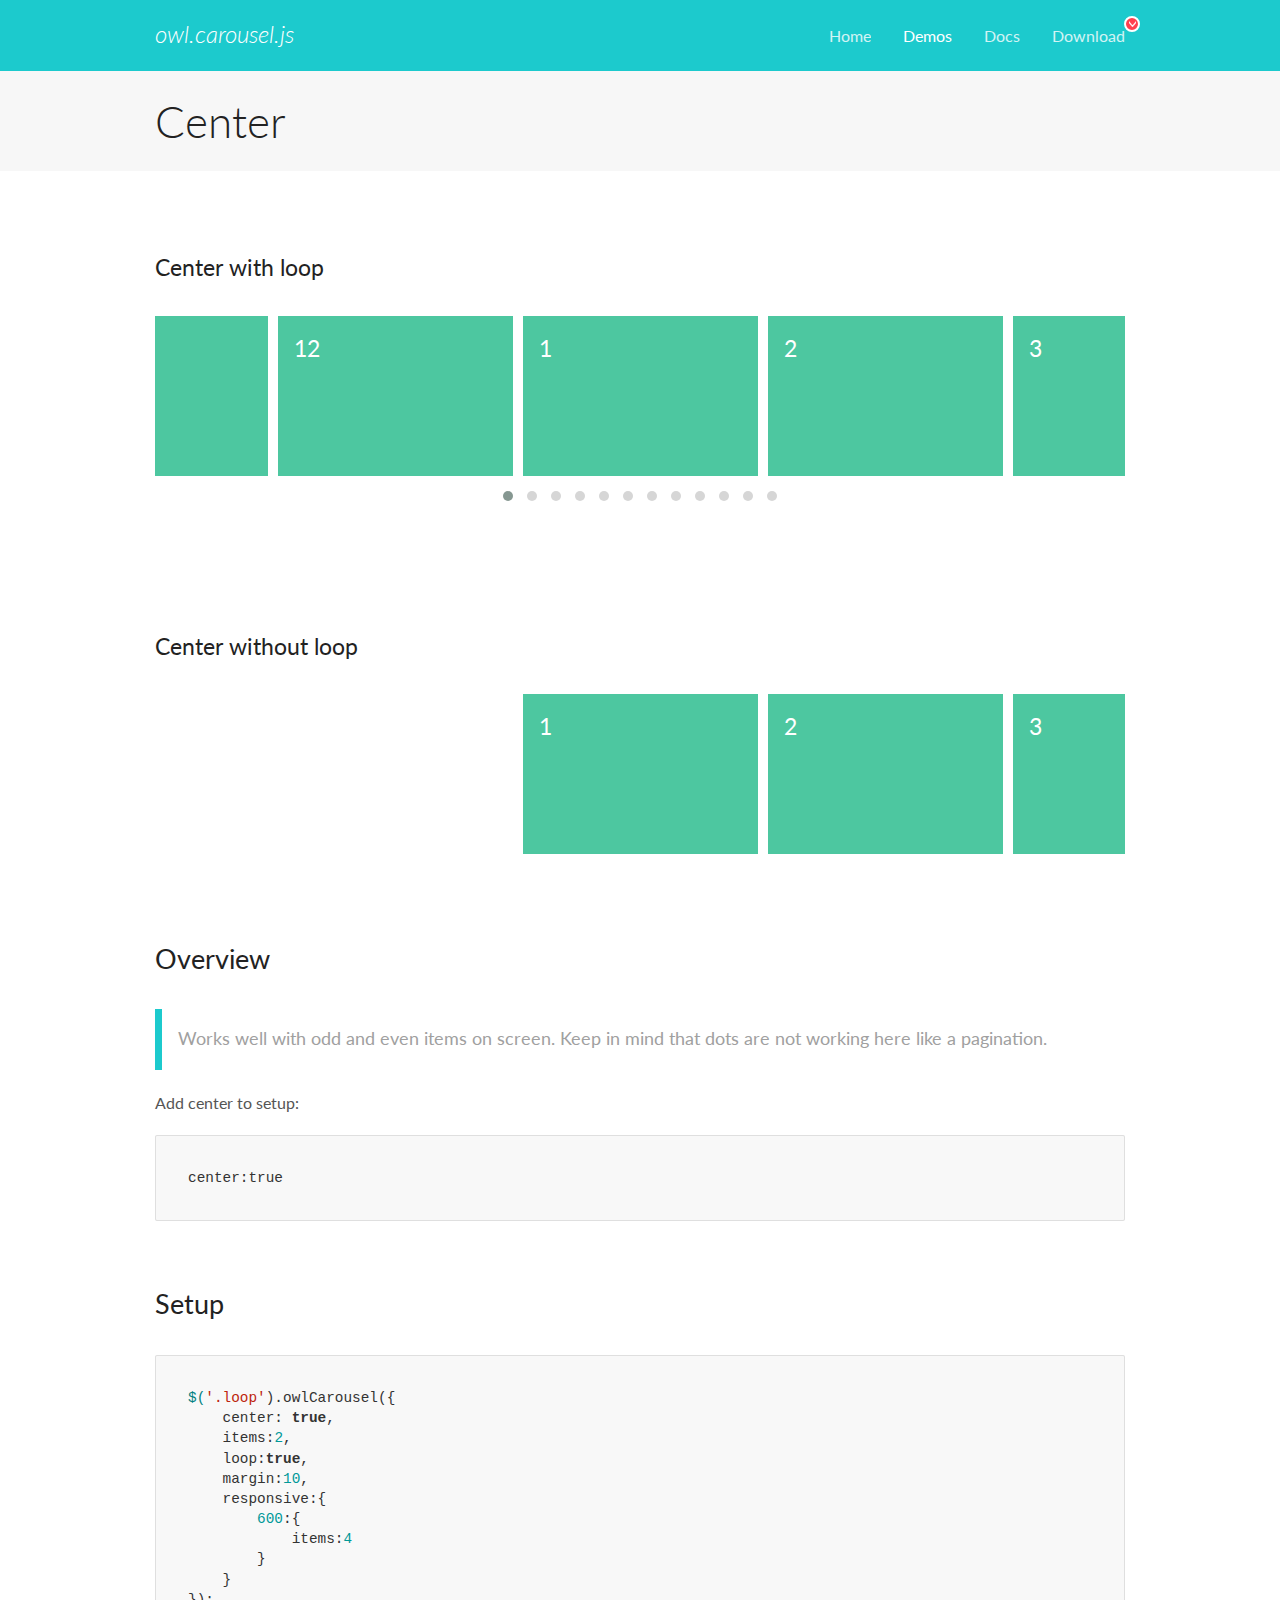
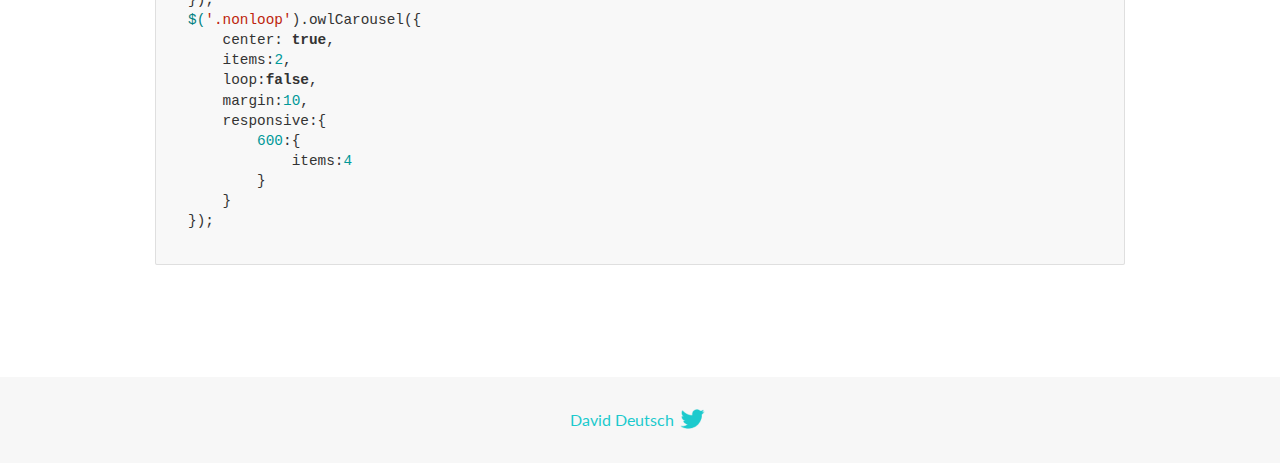
<file: vendore/OwlCarousel/docs/demos/center.html>
<!DOCTYPE html>
<html lang="en">
  <head>

    <!-- head -->
    <meta charset="utf-8">
    <meta name="msapplication-tap-highlight" content="no" />
    <meta name="viewport" content="width=device-width, initial-scale=1.0" />
    <meta name="description" content="Center carousel">
    <meta name="author" content="David Deutsch">
    <title>
      Center Demo | Owl Carousel | 2.3.4
    </title>

    <!-- Stylesheets -->
    <link href='https://fonts.googleapis.com/css?family=Lato:300,400,700,400italic,300italic' rel='stylesheet' type='text/css'>
    <link rel="stylesheet" href="../assets/css/docs.theme.min.css">

    <!-- Owl Stylesheets -->
    <link rel="stylesheet" href="../assets/owlcarousel/assets/owl.carousel.min.css">
    <link rel="stylesheet" href="../assets/owlcarousel/assets/owl.theme.default.min.css">

    <!-- HTML5 shim and Respond.js IE8 support of HTML5 elements and media queries -->

    <!--[if lt IE 9]>
      <script src="https://oss.maxcdn.com/libs/html5shiv/3.7.0/html5shiv.js"></script>
      <script src="https://oss.maxcdn.com/libs/respond.js/1.3.0/respond.min.js"></script>
    <![endif]-->

    <!-- Favicons -->
    <link rel="apple-touch-icon-precomposed" sizes="144x144" href="../assets/ico/apple-touch-icon-144-precomposed.png">
    <link rel="shortcut icon" href="../assets/ico/favicon.png">
    <link rel="shortcut icon" href="favicon.ico">

    <!-- Yeah i know js should not be in header. Its required for demos.-->

    <!-- javascript -->
    <script src="../assets/vendors/jquery.min.js"></script>
    <script src="../assets/owlcarousel/owl.carousel.js"></script>
  </head>
  <body>

    <!-- header -->
    <header class="header">
      <div class="row">
        <div class="large-12 columns">
          <div class="brand left">
            <h3>
              <a href="/OwlCarousel2/">owl.carousel.js</a> 
            </h3>
          </div>
          <a id="toggle-nav" class="right">
            <span></span> <span></span> <span></span> 
          </a> 
          <div class="nav-bar">
            <ul class="clearfix">
              <li> <a href="/OwlCarousel2/index.html">Home</a>  </li>
              <li class="active">
                <a href="/OwlCarousel2/demos/demos.html">Demos</a> 
              </li>
              <li> <a href="/OwlCarousel2/docs/started-welcome.html">Docs</a>  </li>
              <li>
                <a href="https://github.com/OwlCarousel2/OwlCarousel2/archive/2.3.4.zip">Download</a> 
                <span class="download"></span> 
              </li>
            </ul>
          </div>
        </div>
      </div>
    </header>

    <!-- title -->
    <section class="title">
      <div class="row">
        <div class="large-12 columns">
          <h1>Center</h1>
        </div>
      </div>
    </section>

    <!--  Demos -->
    <section id="demos">
      <div class="row">
        <div class="large-12 columns">
          <h4 id="center-with-loop">Center with loop</h4>
          <div class="loop owl-carousel owl-theme">
            <div class="item">
              <h4>1</h4>
            </div>
            <div class="item">
              <h4>2</h4>
            </div>
            <div class="item">
              <h4>3</h4>
            </div>
            <div class="item">
              <h4>4</h4>
            </div>
            <div class="item">
              <h4>5</h4>
            </div>
            <div class="item">
              <h4>6</h4>
            </div>
            <div class="item">
              <h4>7</h4>
            </div>
            <div class="item">
              <h4>8</h4>
            </div>
            <div class="item">
              <h4>9</h4>
            </div>
            <div class="item">
              <h4>10</h4>
            </div>
            <div class="item">
              <h4>11</h4>
            </div>
            <div class="item">
              <h4>12</h4>
            </div>
          </div>
          <br>
          <h4 id="center-without-loop">Center without loop</h4>
          <div class="nonloop owl-carousel">
            <div class="item">
              <h4>1</h4>
            </div>
            <div class="item">
              <h4>2</h4>
            </div>
            <div class="item">
              <h4>3</h4>
            </div>
            <div class="item">
              <h4>4</h4>
            </div>
            <div class="item">
              <h4>5</h4>
            </div>
            <div class="item">
              <h4>6</h4>
            </div>
            <div class="item">
              <h4>7</h4>
            </div>
            <div class="item">
              <h4>8</h4>
            </div>
            <div class="item">
              <h4>9</h4>
            </div>
            <div class="item">
              <h4>10</h4>
            </div>
            <div class="item">
              <h4>11</h4>
            </div>
            <div class="item">
              <h4>12</h4>
            </div>
          </div>
          <h3 id="overview">Overview</h3>
          <blockquote>
            <p>Works well with odd and even items on screen. Keep in mind that dots are not working here like a pagination.</p>
          </blockquote>
          <p>Add center to setup:</p>
          <pre><code>center:true</code></pre>
          <h3 id="setup">Setup</h3>
          <pre><code>$(&#39;.loop&#39;).owlCarousel({
    center: true,
    items:2,
    loop:true,
    margin:10,
    responsive:{
        600:{
            items:4
        }
    }
});
$(&#39;.nonloop&#39;).owlCarousel({
    center: true,
    items:2,
    loop:false,
    margin:10,
    responsive:{
        600:{
            items:4
        }
    }
});</code></pre>
          <script>
            jQuery(document).ready(function($) {
              $('.loop').owlCarousel({
                center: true,
                items: 2,
                loop: true,
                margin: 10,
                responsive: {
                  600: {
                    items: 4
                  }
                }
              });
              $('.nonloop').owlCarousel({
                center: true,
                items: 2,
                loop: false,
                margin: 10,
                responsive: {
                  600: {
                    items: 4
                  }
                }
              });
            });
          </script>
        </div>
      </div>
    </section>

    <!-- footer -->
    <footer class="footer">
      <div class="row">
        <div class="large-12 columns">
          <h5>
            <a href="/OwlCarousel2/docs/support-contact.html">David Deutsch</a> 
            <a id="custom-tweet-button" href="https://twitter.com/share?url=https://github.com/OwlCarousel2/OwlCarousel2&text=Owl Carousel - This is so awesome! " target="_blank"></a> 
          </h5>
        </div>
      </div>
    </footer>

    <!-- vendors -->
    <script src="../assets/vendors/highlight.js"></script>
    <script src="../assets/js/app.js"></script>
  </body>
</html>
</file>
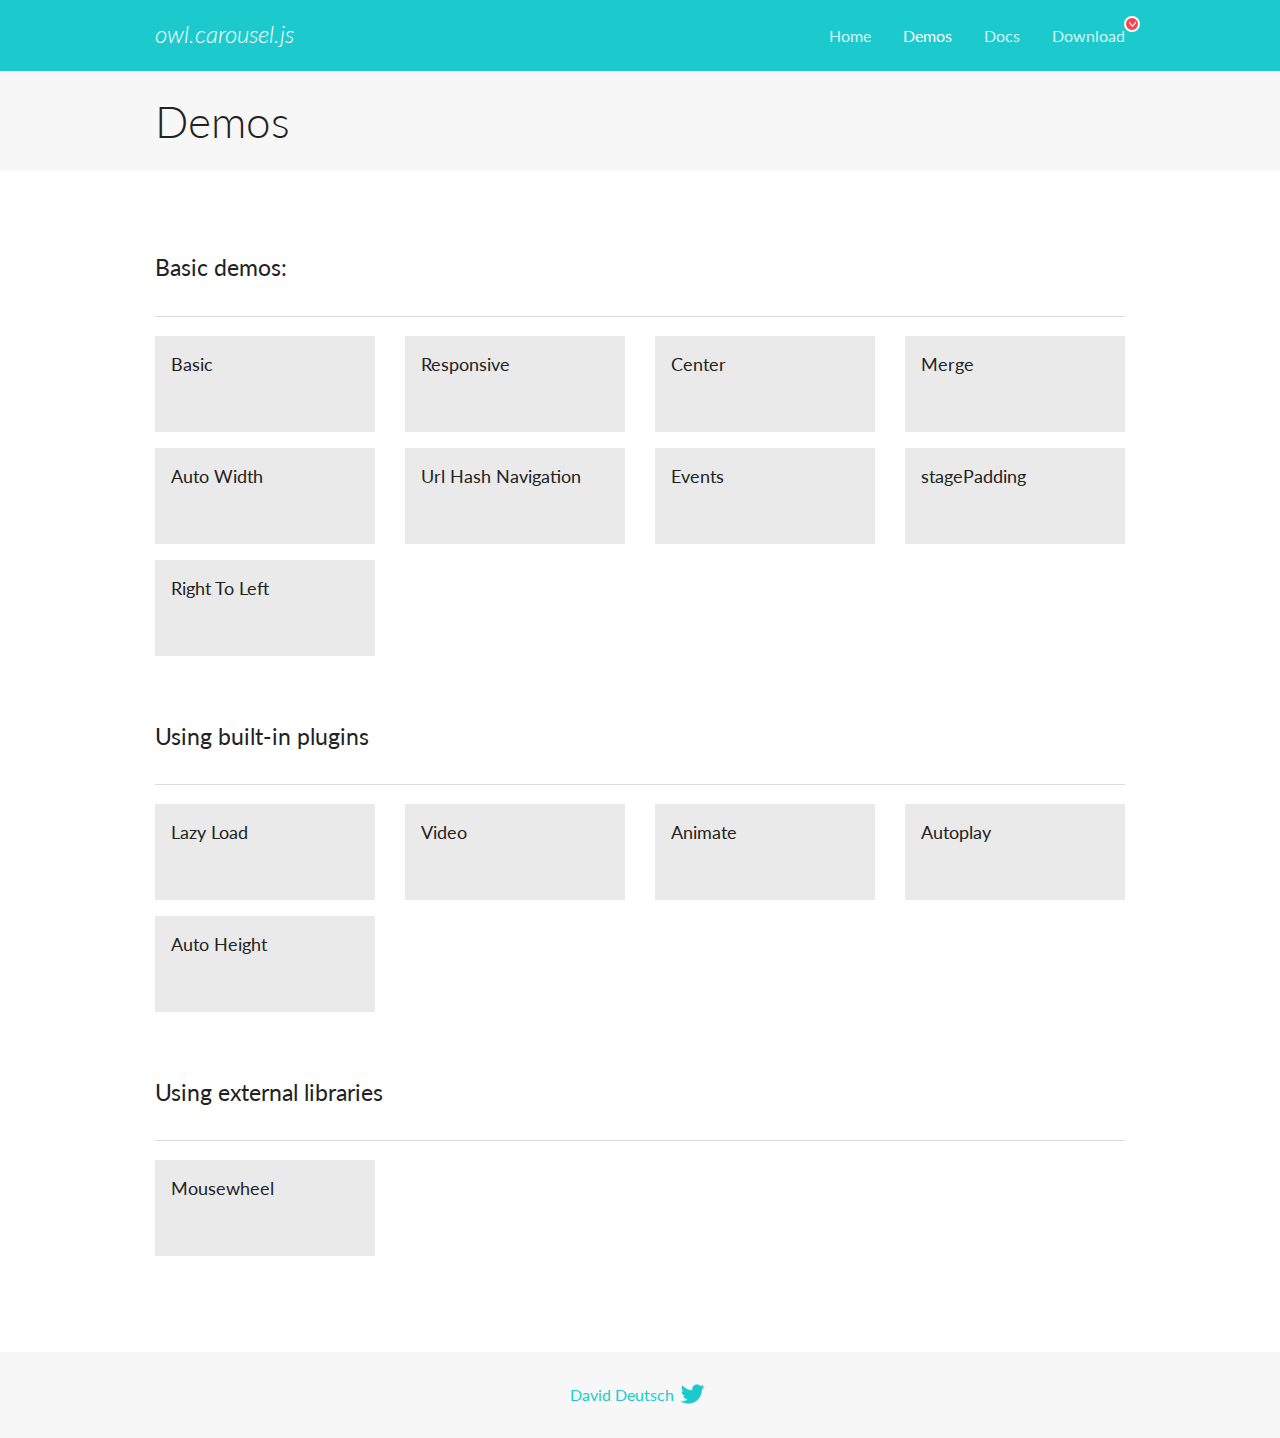
<file: vendore/OwlCarousel/docs/demos/demos.html>
<!DOCTYPE html>
<html lang="en">
  <head>

    <!-- head -->
    <meta charset="utf-8">
    <meta name="msapplication-tap-highlight" content="no" />
    <meta name="viewport" content="width=device-width, initial-scale=1.0" />
    <meta name="description" content="A list of Owl Carousel examples.">
    <meta name="author" content="David Deutsch">
    <title>
      Demos | Owl Carousel | 2.3.4
    </title>

    <!-- Stylesheets -->
    <link href='https://fonts.googleapis.com/css?family=Lato:300,400,700,400italic,300italic' rel='stylesheet' type='text/css'>
    <link rel="stylesheet" href="../assets/css/docs.theme.min.css">

    <!-- Owl Stylesheets -->
    <link rel="stylesheet" href="../assets/owlcarousel/assets/owl.carousel.min.css">
    <link rel="stylesheet" href="../assets/owlcarousel/assets/owl.theme.default.min.css">

    <!-- HTML5 shim and Respond.js IE8 support of HTML5 elements and media queries -->

    <!--[if lt IE 9]>
      <script src="https://oss.maxcdn.com/libs/html5shiv/3.7.0/html5shiv.js"></script>
      <script src="https://oss.maxcdn.com/libs/respond.js/1.3.0/respond.min.js"></script>
    <![endif]-->

    <!-- Favicons -->
    <link rel="apple-touch-icon-precomposed" sizes="144x144" href="../assets/ico/apple-touch-icon-144-precomposed.png">
    <link rel="shortcut icon" href="../assets/ico/favicon.png">
    <link rel="shortcut icon" href="favicon.ico">

    <!-- Yeah i know js should not be in header. Its required for demos.-->

    <!-- javascript -->
    <script src="../assets/vendors/jquery.min.js"></script>
    <script src="../assets/owlcarousel/owl.carousel.js"></script>
  </head>
  <body>

    <!-- header -->
    <header class="header">
      <div class="row">
        <div class="large-12 columns">
          <div class="brand left">
            <h3>
              <a href="/OwlCarousel2/">owl.carousel.js</a> 
            </h3>
          </div>
          <a id="toggle-nav" class="right">
            <span></span> <span></span> <span></span> 
          </a> 
          <div class="nav-bar">
            <ul class="clearfix">
              <li> <a href="/OwlCarousel2/index.html">Home</a>  </li>
              <li class="active">
                <a href="/OwlCarousel2/demos/demos.html">Demos</a> 
              </li>
              <li> <a href="/OwlCarousel2/docs/started-welcome.html">Docs</a>  </li>
              <li>
                <a href="https://github.com/OwlCarousel2/OwlCarousel2/archive/2.3.4.zip">Download</a> 
                <span class="download"></span> 
              </li>
            </ul>
          </div>
        </div>
      </div>
    </header>

    <!-- title -->
    <section class="title">
      <div class="row">
        <div class="large-12 columns">
          <h1>Demos</h1>
        </div>
      </div>
    </section>

    <!--  Demos -->
    <section id="demos">
      <div class="row">
        <div class="large-12 columns">
          <h4 id="basic-demos-">Basic demos:</h4>
          <hr>
          <div class="demo-list">
            <div class="row">
              <div class="small-6 medium-4 large-3 columns">
                <a href="basic.html" class="demo-block">
                  <h5>Basic </h5>
                </a> 
              </div>
              <div class="small-6 medium-4 large-3 columns">
                <a href="responsive.html" class="demo-block">
                  <h5>Responsive </h5>
                </a> 
              </div>
              <div class="small-6 medium-4 large-3 columns">
                <a href="center.html" class="demo-block">
                  <h5>Center </h5>
                </a> 
              </div>
              <div class="small-6 medium-4 large-3 columns">
                <a href="merge.html" class="demo-block">
                  <h5>Merge </h5>
                </a> 
              </div>
              <div class="small-6 medium-4 large-3 columns">
                <a href="autowidth.html" class="demo-block">
                  <h5>Auto Width </h5>
                </a> 
              </div>
              <div class="small-6 medium-4 large-3 columns">
                <a href="urlhashnav.html" class="demo-block">
                  <h5>Url Hash Navigation </h5>
                </a> 
              </div>
              <div class="small-6 medium-4 large-3 columns">
                <a href="events.html" class="demo-block">
                  <h5>Events </h5>
                </a> 
              </div>
              <div class="small-6 medium-4 large-3 columns">
                <a href="stagepadding.html" class="demo-block">
                  <h5>stagePadding </h5>
                </a> 
              </div>
              <div class="small-6 medium-4 large-3 columns">
                <a href="rtl.html" class="demo-block">
                  <h5>Right To Left </h5>
                </a> 
              </div>
            </div>
          </div>
          <h4 id="using-built-in-plugins">Using built-in plugins</h4>
          <hr>
          <div class="demo-list">
            <div class="row">
              <div class="small-6 medium-4 large-3 columns">
                <a href="lazyLoad.html" class="demo-block">
                  <h5>Lazy Load </h5>
                </a> 
              </div>
              <div class="small-6 medium-4 large-3 columns">
                <a href="video.html" class="demo-block">
                  <h5>Video </h5>
                </a> 
              </div>
              <div class="small-6 medium-4 large-3 columns">
                <a href="animate.html" class="demo-block">
                  <h5>Animate </h5>
                </a> 
              </div>
              <div class="small-6 medium-4 large-3 columns">
                <a href="autoplay.html" class="demo-block">
                  <h5>Autoplay </h5>
                </a> 
              </div>
              <div class="small-6 medium-4 large-3 columns">
                <a href="autoheight.html" class="demo-block">
                  <h5>Auto Height </h5>
                </a> 
              </div>
            </div>
          </div>
          <h4 id="using-external-libraries">Using external libraries</h4>
          <hr>
          <div class="demo-list">
            <div class="row">
              <div class="small-6 medium-4 large-3 columns">
                <a href="mousewheel.html" class="demo-block">
                  <h5>Mousewheel </h5>
                </a> 
              </div>
            </div>
          </div>
        </div>
      </div>
    </section>

    <!-- footer -->
    <footer class="footer">
      <div class="row">
        <div class="large-12 columns">
          <h5>
            <a href="/OwlCarousel2/docs/support-contact.html">David Deutsch</a> 
            <a id="custom-tweet-button" href="https://twitter.com/share?url=https://github.com/OwlCarousel2/OwlCarousel2&text=Owl Carousel - This is so awesome! " target="_blank"></a> 
          </h5>
        </div>
      </div>
    </footer>

    <!-- vendors -->
    <script src="../assets/vendors/highlight.js"></script>
    <script src="../assets/js/app.js"></script>
  </body>
</html>
</file>
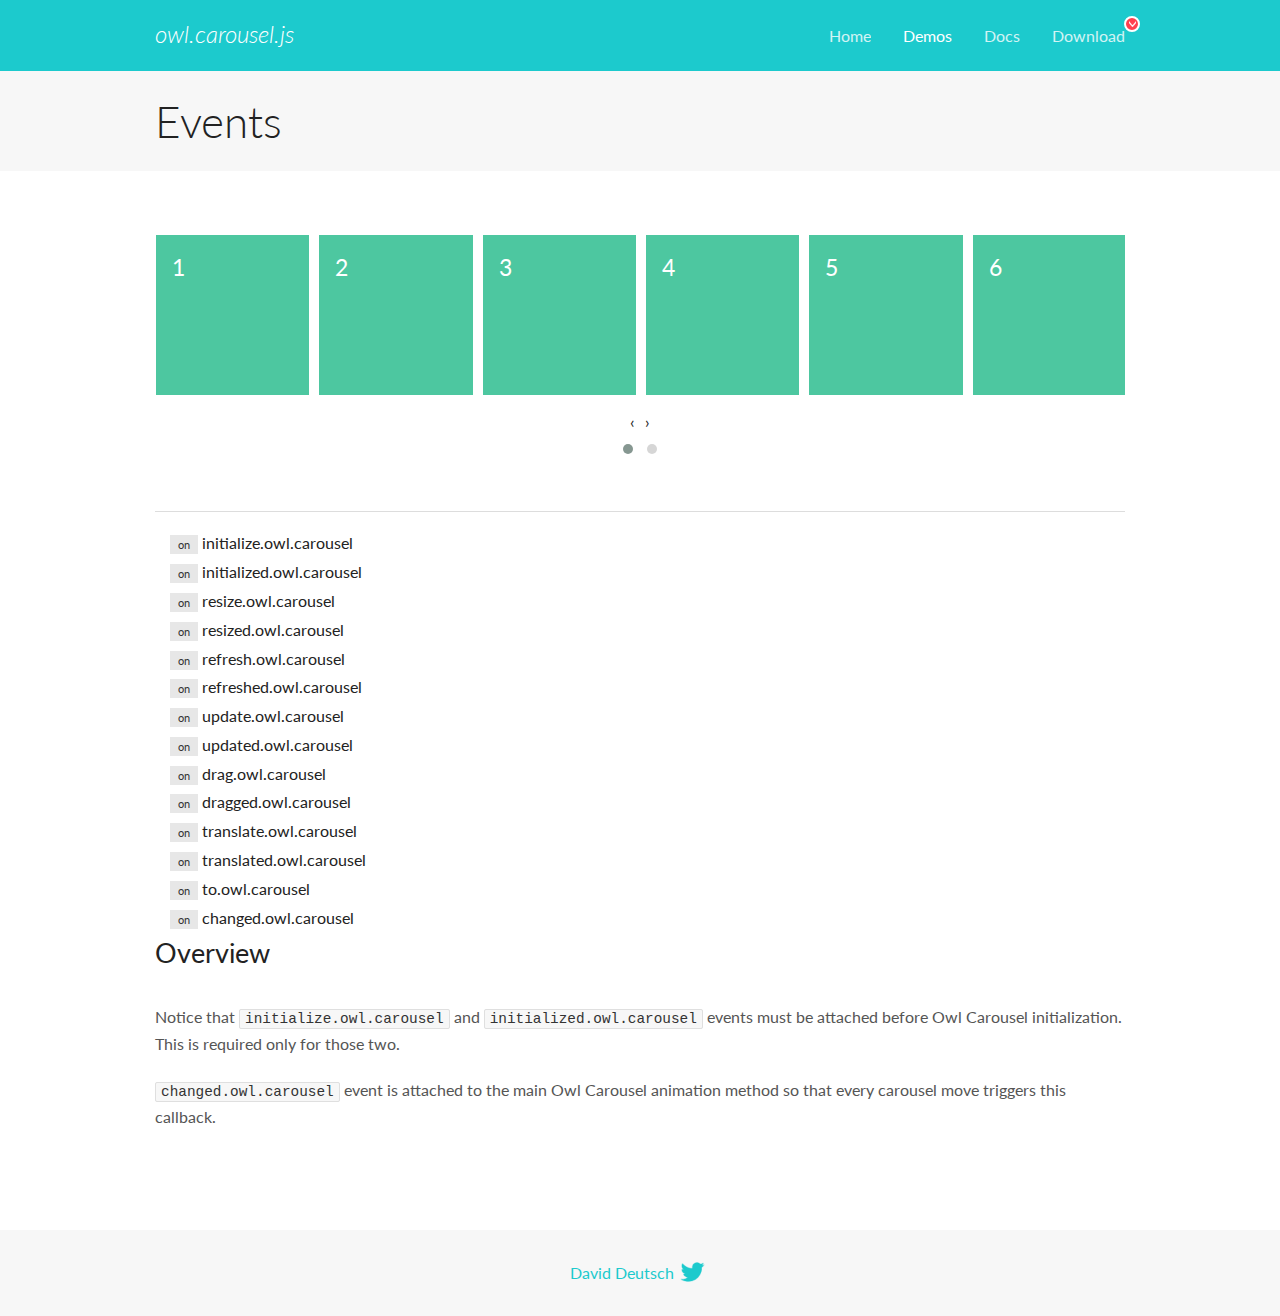
<file: vendore/OwlCarousel/docs/demos/events.html>
<!DOCTYPE html>
<html lang="en">
  <head>

    <!-- head -->
    <meta charset="utf-8">
    <meta name="msapplication-tap-highlight" content="no" />
    <meta name="viewport" content="width=device-width, initial-scale=1.0" />
    <meta name="description" content="Events usage demo">
    <meta name="author" content="David Deutsch">
    <title>
      Events Demo | Owl Carousel | 2.3.4
    </title>

    <!-- Stylesheets -->
    <link href='https://fonts.googleapis.com/css?family=Lato:300,400,700,400italic,300italic' rel='stylesheet' type='text/css'>
    <link rel="stylesheet" href="../assets/css/docs.theme.min.css">

    <!-- Owl Stylesheets -->
    <link rel="stylesheet" href="../assets/owlcarousel/assets/owl.carousel.min.css">
    <link rel="stylesheet" href="../assets/owlcarousel/assets/owl.theme.default.min.css">

    <!-- HTML5 shim and Respond.js IE8 support of HTML5 elements and media queries -->

    <!--[if lt IE 9]>
      <script src="https://oss.maxcdn.com/libs/html5shiv/3.7.0/html5shiv.js"></script>
      <script src="https://oss.maxcdn.com/libs/respond.js/1.3.0/respond.min.js"></script>
    <![endif]-->

    <!-- Favicons -->
    <link rel="apple-touch-icon-precomposed" sizes="144x144" href="../assets/ico/apple-touch-icon-144-precomposed.png">
    <link rel="shortcut icon" href="../assets/ico/favicon.png">
    <link rel="shortcut icon" href="favicon.ico">

    <!-- Yeah i know js should not be in header. Its required for demos.-->

    <!-- javascript -->
    <script src="../assets/vendors/jquery.min.js"></script>
    <script src="../assets/owlcarousel/owl.carousel.js"></script>
  </head>
  <body>

    <!-- header -->
    <header class="header">
      <div class="row">
        <div class="large-12 columns">
          <div class="brand left">
            <h3>
              <a href="/OwlCarousel2/">owl.carousel.js</a> 
            </h3>
          </div>
          <a id="toggle-nav" class="right">
            <span></span> <span></span> <span></span> 
          </a> 
          <div class="nav-bar">
            <ul class="clearfix">
              <li> <a href="/OwlCarousel2/index.html">Home</a>  </li>
              <li class="active">
                <a href="/OwlCarousel2/demos/demos.html">Demos</a> 
              </li>
              <li> <a href="/OwlCarousel2/docs/started-welcome.html">Docs</a>  </li>
              <li>
                <a href="https://github.com/OwlCarousel2/OwlCarousel2/archive/2.3.4.zip">Download</a> 
                <span class="download"></span> 
              </li>
            </ul>
          </div>
        </div>
      </div>
    </header>

    <!-- title -->
    <section class="title">
      <div class="row">
        <div class="large-12 columns">
          <h1>Events</h1>
        </div>
      </div>
    </section>

    <!--  Demos -->
    <section id="demos">
      <div class="row">
        <div class="large-12 columns">
          <div class="owl-carousel owl-theme">
            <div class="item">
              <h4>1</h4>
            </div>
            <div class="item">
              <h4>2</h4>
            </div>
            <div class="item">
              <h4>3</h4>
            </div>
            <div class="item">
              <h4>4</h4>
            </div>
            <div class="item">
              <h4>5</h4>
            </div>
            <div class="item">
              <h4>6</h4>
            </div>
            <div class="item">
              <h4>7</h4>
            </div>
            <div class="item">
              <h4>8</h4>
            </div>
            <div class="item">
              <h4>9</h4>
            </div>
            <div class="item">
              <h4>10</h4>
            </div>
            <div class="item">
              <h4>11</h4>
            </div>
            <div class="item">
              <h4>12</h4>
            </div>
          </div>
          <hr>
          <div class="large-12 columns callbacks">
            <div><span class="label secondary initialize">on</span>  initialize.owl.carousel </div>
            <div><span class="label secondary initialized">on</span>  initialized.owl.carousel </div>
            <div><span class="label secondary resize">on</span>  resize.owl.carousel </div>
            <div><span class="label secondary resized">on</span>  resized.owl.carousel </div>
            <div><span class="label secondary refresh">on</span>  refresh.owl.carousel </div>
            <div><span class="label secondary refreshed">on</span>  refreshed.owl.carousel </div>
            <div><span class="label secondary update">on</span>  update.owl.carousel </div>
            <div><span class="label secondary updated">on</span>  updated.owl.carousel </div>
            <div><span class="label secondary drag">on</span>  drag.owl.carousel </div>
            <div><span class="label secondary dragged">on</span>  dragged.owl.carousel </div>
            <div><span class="label secondary translate">on</span>  translate.owl.carousel </div>
            <div><span class="label secondary translated">on</span>  translated.owl.carousel </div>
            <div><span class="label secondary to">on</span>  to.owl.carousel </div>
            <div><span class="label secondary changed">on</span>  changed.owl.carousel </div>
          </div>
          <h3 id="overview">Overview</h3>
          <p>Notice that <code>initialize.owl.carousel</code> and <code>initialized.owl.carousel</code> events must be attached before Owl Carousel initialization. This is required only for those two.</p>
          <p><code>changed.owl.carousel</code> event is attached to the main Owl Carousel animation method so that every carousel move triggers this callback.</p>
          <script>
            jQuery(document).ready(function($) {
              var owl = $('.owl-carousel');
              owl.on('initialize.owl.carousel initialized.owl.carousel ' +
                'initialize.owl.carousel initialize.owl.carousel ' +
                'resize.owl.carousel resized.owl.carousel ' +
                'refresh.owl.carousel refreshed.owl.carousel ' +
                'update.owl.carousel updated.owl.carousel ' +
                'drag.owl.carousel dragged.owl.carousel ' +
                'translate.owl.carousel translated.owl.carousel ' +
                'to.owl.carousel changed.owl.carousel',
                function(e) {
                  $('.' + e.type)
                    .removeClass('secondary')
                    .addClass('success');
                  window.setTimeout(function() {
                    $('.' + e.type)
                      .removeClass('success')
                      .addClass('secondary');
                  }, 500);
                });
              owl.owlCarousel({
                loop: true,
                nav: true,
                lazyLoad: true,
                margin: 10,
                video: true,
                responsive: {
                  0: {
                    items: 1
                  },
                  600: {
                    items: 3
                  },
                  960: {
                    items: 5,
                  },
                  1200: {
                    items: 6
                  }
                }
              });
            });
          </script>
        </div>
      </div>
    </section>

    <!-- footer -->
    <footer class="footer">
      <div class="row">
        <div class="large-12 columns">
          <h5>
            <a href="/OwlCarousel2/docs/support-contact.html">David Deutsch</a> 
            <a id="custom-tweet-button" href="https://twitter.com/share?url=https://github.com/OwlCarousel2/OwlCarousel2&text=Owl Carousel - This is so awesome! " target="_blank"></a> 
          </h5>
        </div>
      </div>
    </footer>

    <!-- vendors -->
    <script src="../assets/vendors/highlight.js"></script>
    <script src="../assets/js/app.js"></script>
  </body>
</html>
</file>
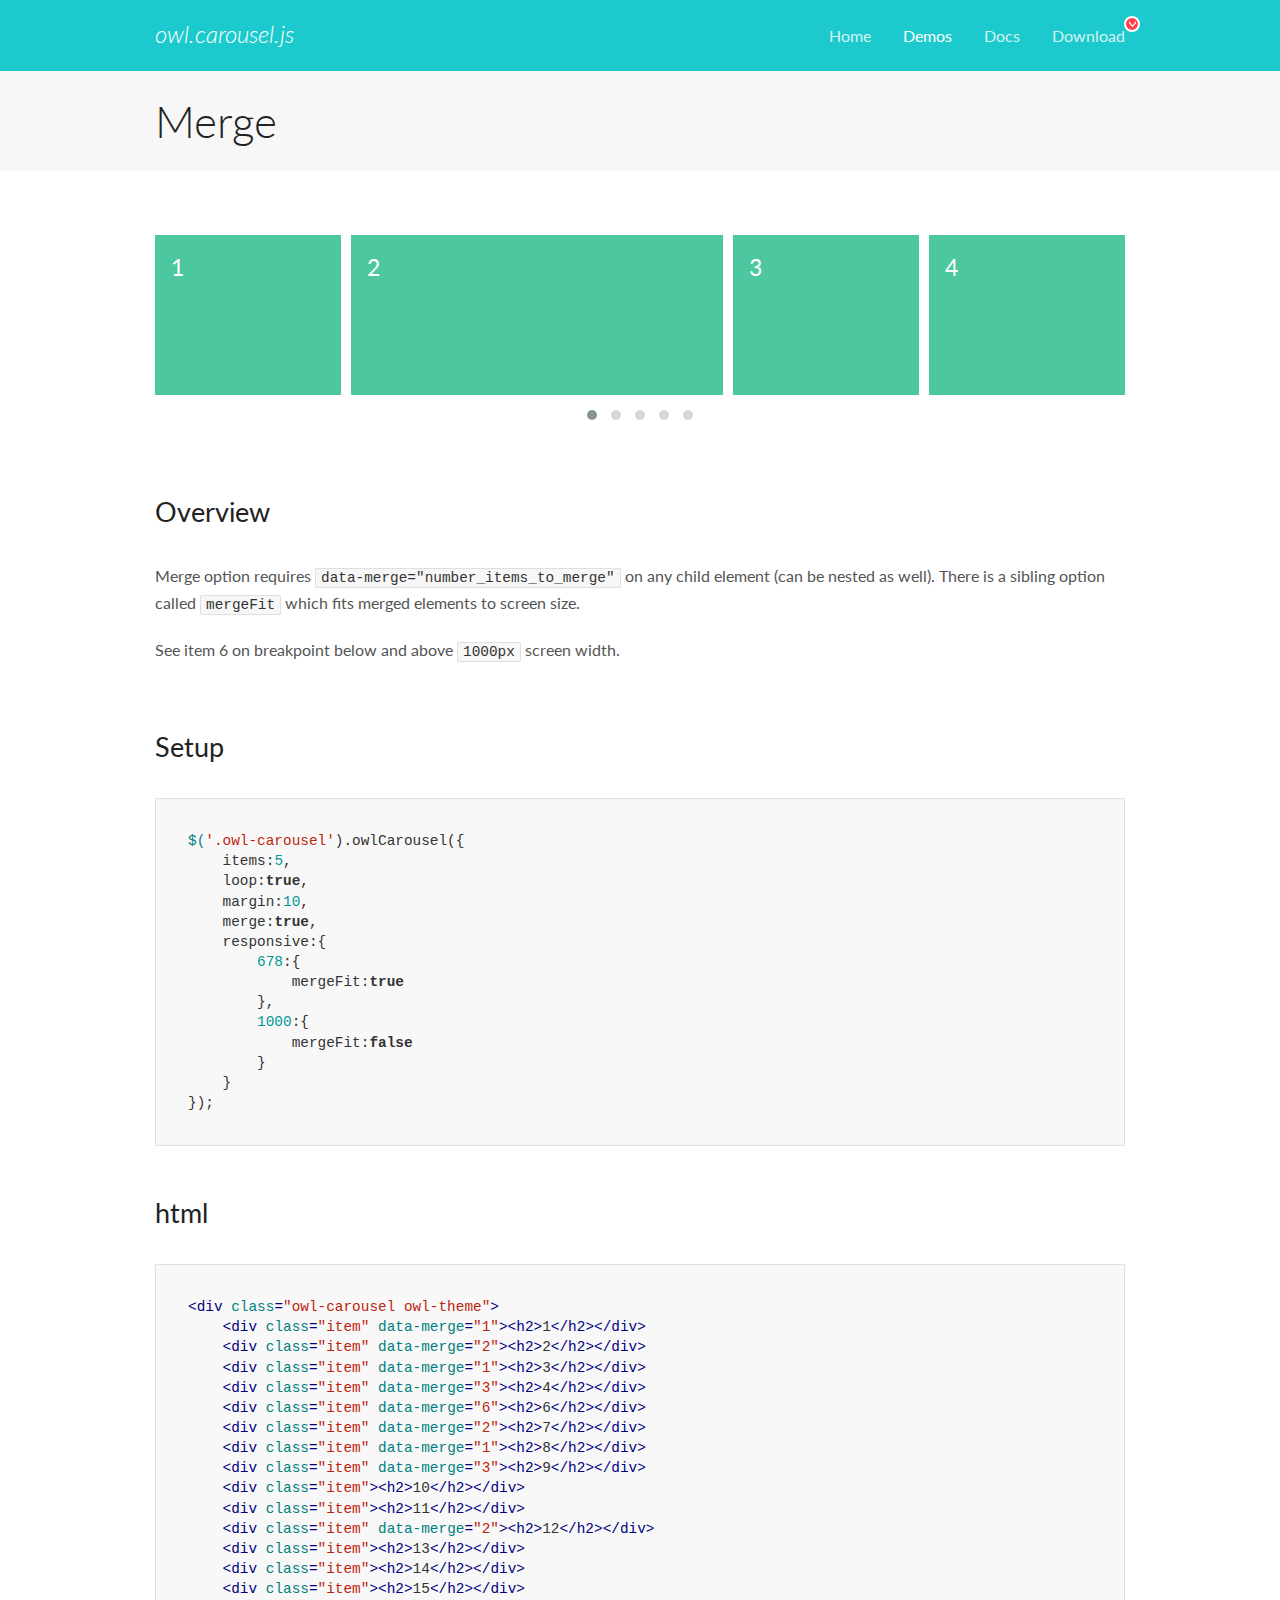
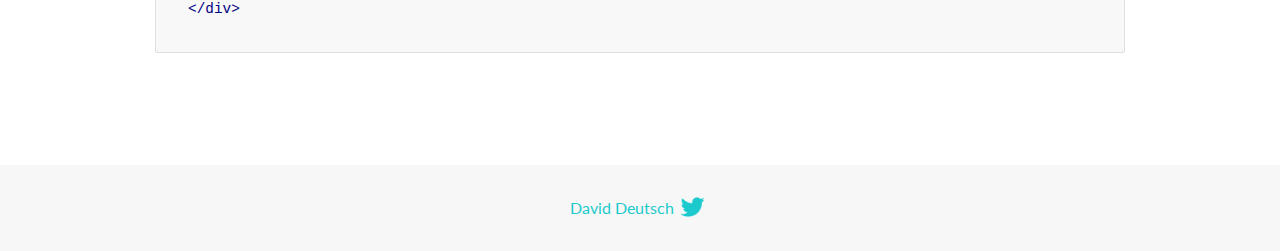
<file: vendore/OwlCarousel/docs/demos/merge.html>
<!DOCTYPE html>
<html lang="en">
  <head>

    <!-- head -->
    <meta charset="utf-8">
    <meta name="msapplication-tap-highlight" content="no" />
    <meta name="viewport" content="width=device-width, initial-scale=1.0" />
    <meta name="description" content="Merge Items">
    <meta name="author" content="David Deutsch">
    <title>
      Merge Demo | Owl Carousel | 2.3.4
    </title>

    <!-- Stylesheets -->
    <link href='https://fonts.googleapis.com/css?family=Lato:300,400,700,400italic,300italic' rel='stylesheet' type='text/css'>
    <link rel="stylesheet" href="../assets/css/docs.theme.min.css">

    <!-- Owl Stylesheets -->
    <link rel="stylesheet" href="../assets/owlcarousel/assets/owl.carousel.min.css">
    <link rel="stylesheet" href="../assets/owlcarousel/assets/owl.theme.default.min.css">

    <!-- HTML5 shim and Respond.js IE8 support of HTML5 elements and media queries -->

    <!--[if lt IE 9]>
      <script src="https://oss.maxcdn.com/libs/html5shiv/3.7.0/html5shiv.js"></script>
      <script src="https://oss.maxcdn.com/libs/respond.js/1.3.0/respond.min.js"></script>
    <![endif]-->

    <!-- Favicons -->
    <link rel="apple-touch-icon-precomposed" sizes="144x144" href="../assets/ico/apple-touch-icon-144-precomposed.png">
    <link rel="shortcut icon" href="../assets/ico/favicon.png">
    <link rel="shortcut icon" href="favicon.ico">

    <!-- Yeah i know js should not be in header. Its required for demos.-->

    <!-- javascript -->
    <script src="../assets/vendors/jquery.min.js"></script>
    <script src="../assets/owlcarousel/owl.carousel.js"></script>
  </head>
  <body>

    <!-- header -->
    <header class="header">
      <div class="row">
        <div class="large-12 columns">
          <div class="brand left">
            <h3>
              <a href="/OwlCarousel2/">owl.carousel.js</a> 
            </h3>
          </div>
          <a id="toggle-nav" class="right">
            <span></span> <span></span> <span></span> 
          </a> 
          <div class="nav-bar">
            <ul class="clearfix">
              <li> <a href="/OwlCarousel2/index.html">Home</a>  </li>
              <li class="active">
                <a href="/OwlCarousel2/demos/demos.html">Demos</a> 
              </li>
              <li> <a href="/OwlCarousel2/docs/started-welcome.html">Docs</a>  </li>
              <li>
                <a href="https://github.com/OwlCarousel2/OwlCarousel2/archive/2.3.4.zip">Download</a> 
                <span class="download"></span> 
              </li>
            </ul>
          </div>
        </div>
      </div>
    </header>

    <!-- title -->
    <section class="title">
      <div class="row">
        <div class="large-12 columns">
          <h1>Merge</h1>
        </div>
      </div>
    </section>

    <!--  Demos -->
    <section id="demos">
      <div class="row">
        <div class="large-12 columns">
          <div class="owl-carousel owl-theme">
            <div class="item" data-merge="1">
              <h4>1</h4>
            </div>
            <div class="item" data-merge="2">
              <h4>2</h4>
            </div>
            <div class="item" data-merge="1">
              <h4>3</h4>
            </div>
            <div class="item" data-merge="3">
              <h4>4</h4>
            </div>
            <div class="item" data-merge="6">
              <h4>6</h4>
            </div>
            <div class="item" data-merge="2">
              <h4>7</h4>
            </div>
            <div class="item" data-merge="1">
              <h4>8</h4>
            </div>
            <div class="item" data-merge="3">
              <h4>9</h4>
            </div>
            <div class="item">
              <h4>10</h4>
            </div>
            <div class="item">
              <h4>11</h4>
            </div>
            <div class="item" data-merge="2">
              <h4>12</h4>
            </div>
            <div class="item">
              <h4>13</h4>
            </div>
            <div class="item">
              <h4>14</h4>
            </div>
            <div class="item">
              <h4>15</h4>
            </div>
          </div>
          <h3 id="overview">Overview</h3>
          <p>Merge option requires <code>data-merge=&quot;number_items_to_merge&quot;</code> on any child element (can be nested as well). There is a sibling option called <code>mergeFit</code> which fits merged elements to screen size. </p>
          <p>See item 6 on breakpoint below and above <code>1000px</code> screen width.</p>
          <h3 id="setup">Setup</h3>
          <pre><code>$(&#39;.owl-carousel&#39;).owlCarousel({
    items:5,
    loop:true,
    margin:10,
    merge:true,
    responsive:{
        678:{
            mergeFit:true
        },
        1000:{
            mergeFit:false
        }
    }
});</code></pre>
          <h3 id="html">html</h3>
          <pre><code>&lt;div class=&quot;owl-carousel owl-theme&quot;&gt;
    &lt;div class=&quot;item&quot; data-merge=&quot;1&quot;&gt;&lt;h2&gt;1&lt;/h2&gt;&lt;/div&gt;
    &lt;div class=&quot;item&quot; data-merge=&quot;2&quot;&gt;&lt;h2&gt;2&lt;/h2&gt;&lt;/div&gt;
    &lt;div class=&quot;item&quot; data-merge=&quot;1&quot;&gt;&lt;h2&gt;3&lt;/h2&gt;&lt;/div&gt;
    &lt;div class=&quot;item&quot; data-merge=&quot;3&quot;&gt;&lt;h2&gt;4&lt;/h2&gt;&lt;/div&gt;
    &lt;div class=&quot;item&quot; data-merge=&quot;6&quot;&gt;&lt;h2&gt;6&lt;/h2&gt;&lt;/div&gt;
    &lt;div class=&quot;item&quot; data-merge=&quot;2&quot;&gt;&lt;h2&gt;7&lt;/h2&gt;&lt;/div&gt;
    &lt;div class=&quot;item&quot; data-merge=&quot;1&quot;&gt;&lt;h2&gt;8&lt;/h2&gt;&lt;/div&gt;
    &lt;div class=&quot;item&quot; data-merge=&quot;3&quot;&gt;&lt;h2&gt;9&lt;/h2&gt;&lt;/div&gt;
    &lt;div class=&quot;item&quot;&gt;&lt;h2&gt;10&lt;/h2&gt;&lt;/div&gt;
    &lt;div class=&quot;item&quot;&gt;&lt;h2&gt;11&lt;/h2&gt;&lt;/div&gt;
    &lt;div class=&quot;item&quot; data-merge=&quot;2&quot;&gt;&lt;h2&gt;12&lt;/h2&gt;&lt;/div&gt;
    &lt;div class=&quot;item&quot;&gt;&lt;h2&gt;13&lt;/h2&gt;&lt;/div&gt;
    &lt;div class=&quot;item&quot;&gt;&lt;h2&gt;14&lt;/h2&gt;&lt;/div&gt;
    &lt;div class=&quot;item&quot;&gt;&lt;h2&gt;15&lt;/h2&gt;&lt;/div&gt;
&lt;/div&gt;</code></pre>
          <script>
            $(document).ready(function() {
              $('.owl-carousel').owlCarousel({
                items: 5,
                loop: true,
                margin: 10,
                merge: true,
                responsive: {
                  678: {
                    mergeFit: true
                  },
                  1000: {
                    mergeFit: false
                  }
                }
              });
            })
          </script>
        </div>
      </div>
    </section>

    <!-- footer -->
    <footer class="footer">
      <div class="row">
        <div class="large-12 columns">
          <h5>
            <a href="/OwlCarousel2/docs/support-contact.html">David Deutsch</a> 
            <a id="custom-tweet-button" href="https://twitter.com/share?url=https://github.com/OwlCarousel2/OwlCarousel2&text=Owl Carousel - This is so awesome! " target="_blank"></a> 
          </h5>
        </div>
      </div>
    </footer>

    <!-- vendors -->
    <script src="../assets/vendors/highlight.js"></script>
    <script src="../assets/js/app.js"></script>
  </body>
</html>
</file>
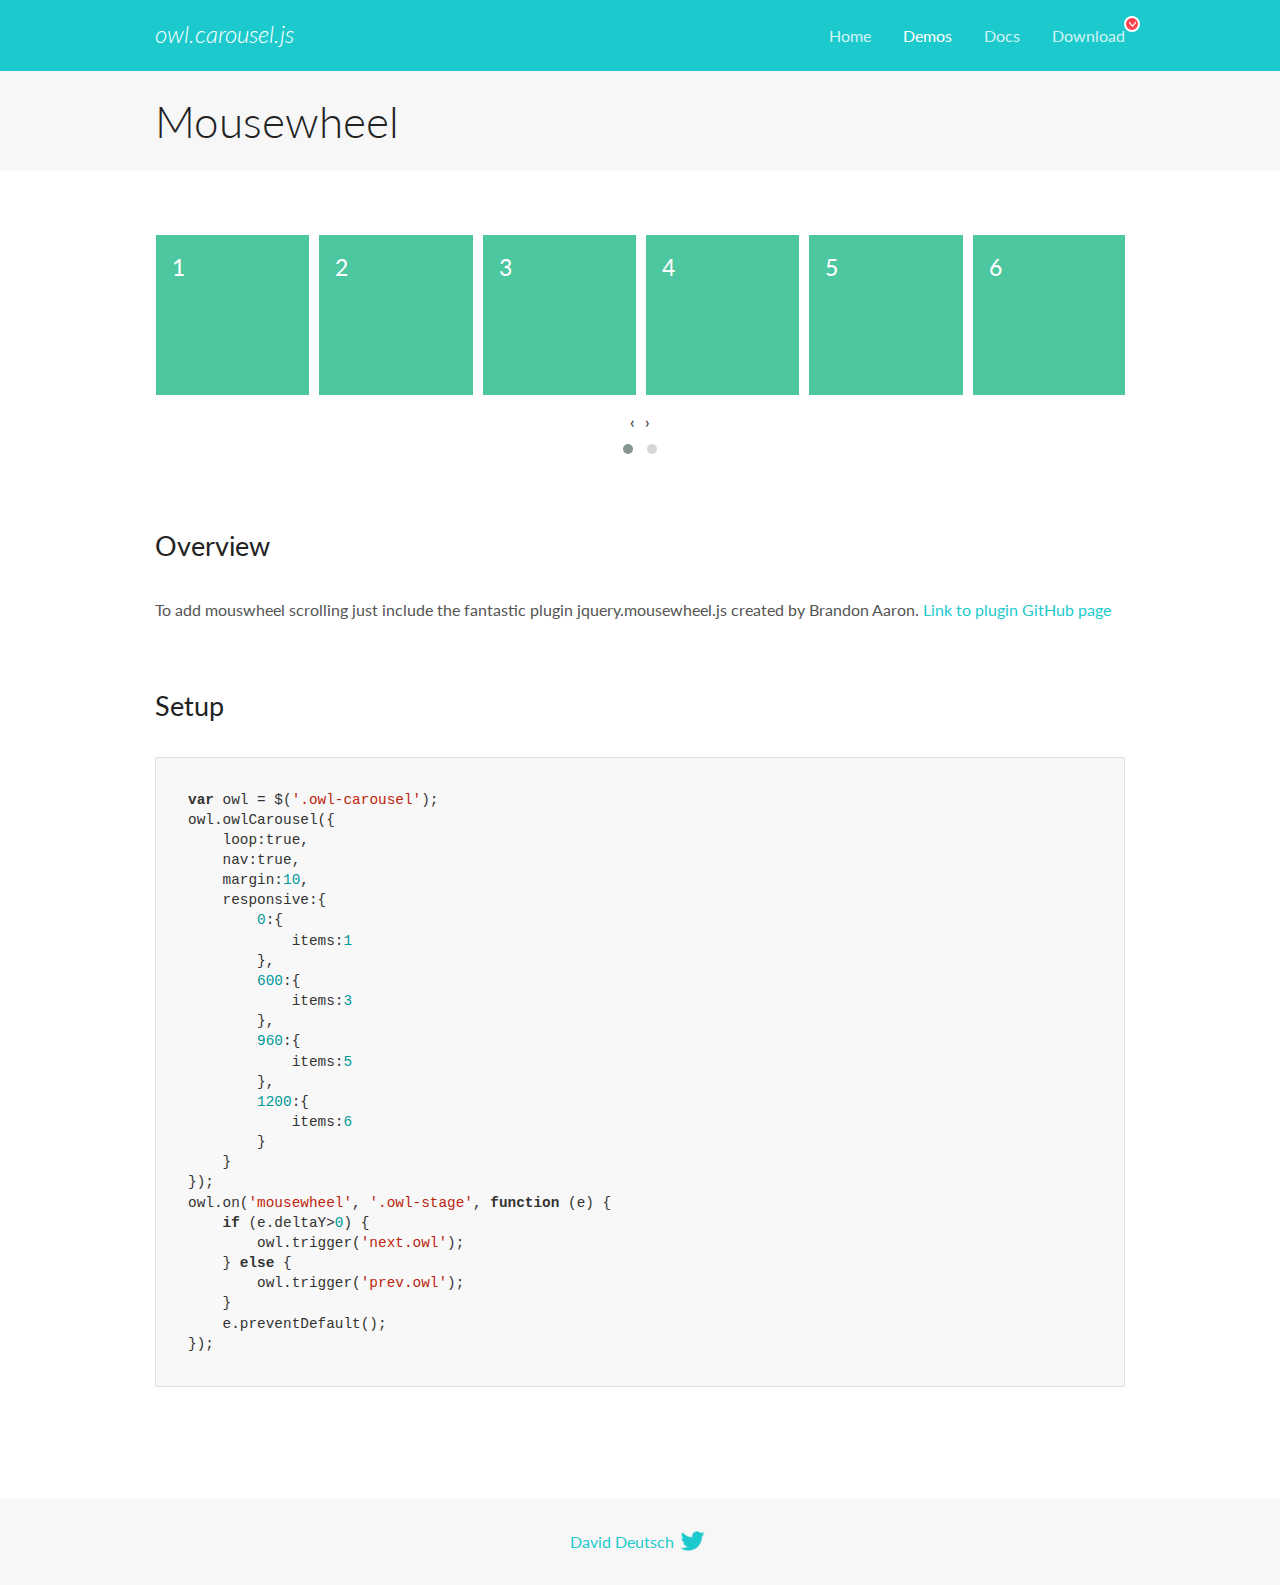
<file: vendore/OwlCarousel/docs/demos/mousewheel.html>
<!DOCTYPE html>
<html lang="en">
  <head>

    <!-- head -->
    <meta charset="utf-8">
    <meta name="msapplication-tap-highlight" content="no" />
    <meta name="viewport" content="width=device-width, initial-scale=1.0" />
    <meta name="description" content="Mousewheel usage demo">
    <meta name="author" content="David Deutsch">
    <title>
      Mousewheel Demo | Owl Carousel | 2.3.4
    </title>

    <!-- Stylesheets -->
    <link href='https://fonts.googleapis.com/css?family=Lato:300,400,700,400italic,300italic' rel='stylesheet' type='text/css'>
    <link rel="stylesheet" href="../assets/css/docs.theme.min.css">

    <!-- Owl Stylesheets -->
    <link rel="stylesheet" href="../assets/owlcarousel/assets/owl.carousel.min.css">
    <link rel="stylesheet" href="../assets/owlcarousel/assets/owl.theme.default.min.css">

    <!-- HTML5 shim and Respond.js IE8 support of HTML5 elements and media queries -->

    <!--[if lt IE 9]>
      <script src="https://oss.maxcdn.com/libs/html5shiv/3.7.0/html5shiv.js"></script>
      <script src="https://oss.maxcdn.com/libs/respond.js/1.3.0/respond.min.js"></script>
    <![endif]-->

    <!-- Favicons -->
    <link rel="apple-touch-icon-precomposed" sizes="144x144" href="../assets/ico/apple-touch-icon-144-precomposed.png">
    <link rel="shortcut icon" href="../assets/ico/favicon.png">
    <link rel="shortcut icon" href="favicon.ico">

    <!-- Yeah i know js should not be in header. Its required for demos.-->

    <!-- javascript -->
    <script src="../assets/vendors/jquery.min.js"></script>
    <script src="../assets/owlcarousel/owl.carousel.js"></script>
  </head>
  <body>

    <!-- header -->
    <header class="header">
      <div class="row">
        <div class="large-12 columns">
          <div class="brand left">
            <h3>
              <a href="/OwlCarousel2/">owl.carousel.js</a> 
            </h3>
          </div>
          <a id="toggle-nav" class="right">
            <span></span> <span></span> <span></span> 
          </a> 
          <div class="nav-bar">
            <ul class="clearfix">
              <li> <a href="/OwlCarousel2/index.html">Home</a>  </li>
              <li class="active">
                <a href="/OwlCarousel2/demos/demos.html">Demos</a> 
              </li>
              <li> <a href="/OwlCarousel2/docs/started-welcome.html">Docs</a>  </li>
              <li>
                <a href="https://github.com/OwlCarousel2/OwlCarousel2/archive/2.3.4.zip">Download</a> 
                <span class="download"></span> 
              </li>
            </ul>
          </div>
        </div>
      </div>
    </header>

    <!-- title -->
    <section class="title">
      <div class="row">
        <div class="large-12 columns">
          <h1>Mousewheel</h1>
        </div>
      </div>
    </section>

    <!--  Demos -->
    <section id="demos">
      <div class="row">
        <div class="large-12 columns">
          <div class="owl-carousel owl-theme">
            <div class="item">
              <h4>1</h4>
            </div>
            <div class="item">
              <h4>2</h4>
            </div>
            <div class="item">
              <h4>3</h4>
            </div>
            <div class="item">
              <h4>4</h4>
            </div>
            <div class="item">
              <h4>5</h4>
            </div>
            <div class="item">
              <h4>6</h4>
            </div>
            <div class="item">
              <h4>7</h4>
            </div>
            <div class="item">
              <h4>8</h4>
            </div>
            <div class="item">
              <h4>9</h4>
            </div>
            <div class="item">
              <h4>10</h4>
            </div>
            <div class="item">
              <h4>11</h4>
            </div>
            <div class="item">
              <h4>12</h4>
            </div>
          </div>
          <h3 id="overview">Overview</h3>
          <p>To add mouswheel scrolling just include the fantastic plugin jquery.mousewheel.js created by Brandon Aaron.
            <a href="https://github.com/brandonaaron/jquery-mousewheel">Link to plugin GitHub page</a> 
          </p>
          <h3 id="setup">Setup</h3>
          <pre><code>var owl = $(&#39;.owl-carousel&#39;);
owl.owlCarousel({
    loop:true,
    nav:true,
    margin:10,
    responsive:{
        0:{
            items:1
        },
        600:{
            items:3
        },            
        960:{
            items:5
        },
        1200:{
            items:6
        }
    }
});
owl.on(&#39;mousewheel&#39;, &#39;.owl-stage&#39;, function (e) {
    if (e.deltaY&gt;0) {
        owl.trigger(&#39;next.owl&#39;);
    } else {
        owl.trigger(&#39;prev.owl&#39;);
    }
    e.preventDefault();
});</code></pre>
          <script src="../assets/vendors/jquery.mousewheel.min.js"></script>
          <script>
            $(document).ready(function() {
              var owl = $('.owl-carousel');
              owl.owlCarousel({
                loop: true,
                nav: true,
                margin: 10,
                responsive: {
                  0: {
                    items: 1
                  },
                  600: {
                    items: 3
                  },
                  960: {
                    items: 5
                  },
                  1200: {
                    items: 6
                  }
                }
              });
              owl.on('mousewheel', '.owl-stage', function(e) {
                if (e.deltaY > 0) {
                  owl.trigger('next.owl');
                } else {
                  owl.trigger('prev.owl');
                }
                e.preventDefault();
              });
            })
          </script>
        </div>
      </div>
    </section>

    <!-- footer -->
    <footer class="footer">
      <div class="row">
        <div class="large-12 columns">
          <h5>
            <a href="/OwlCarousel2/docs/support-contact.html">David Deutsch</a> 
            <a id="custom-tweet-button" href="https://twitter.com/share?url=https://github.com/OwlCarousel2/OwlCarousel2&text=Owl Carousel - This is so awesome! " target="_blank"></a> 
          </h5>
        </div>
      </div>
    </footer>

    <!-- vendors -->
    <script src="../assets/vendors/highlight.js"></script>
    <script src="../assets/js/app.js"></script>
  </body>
</html>
</file>
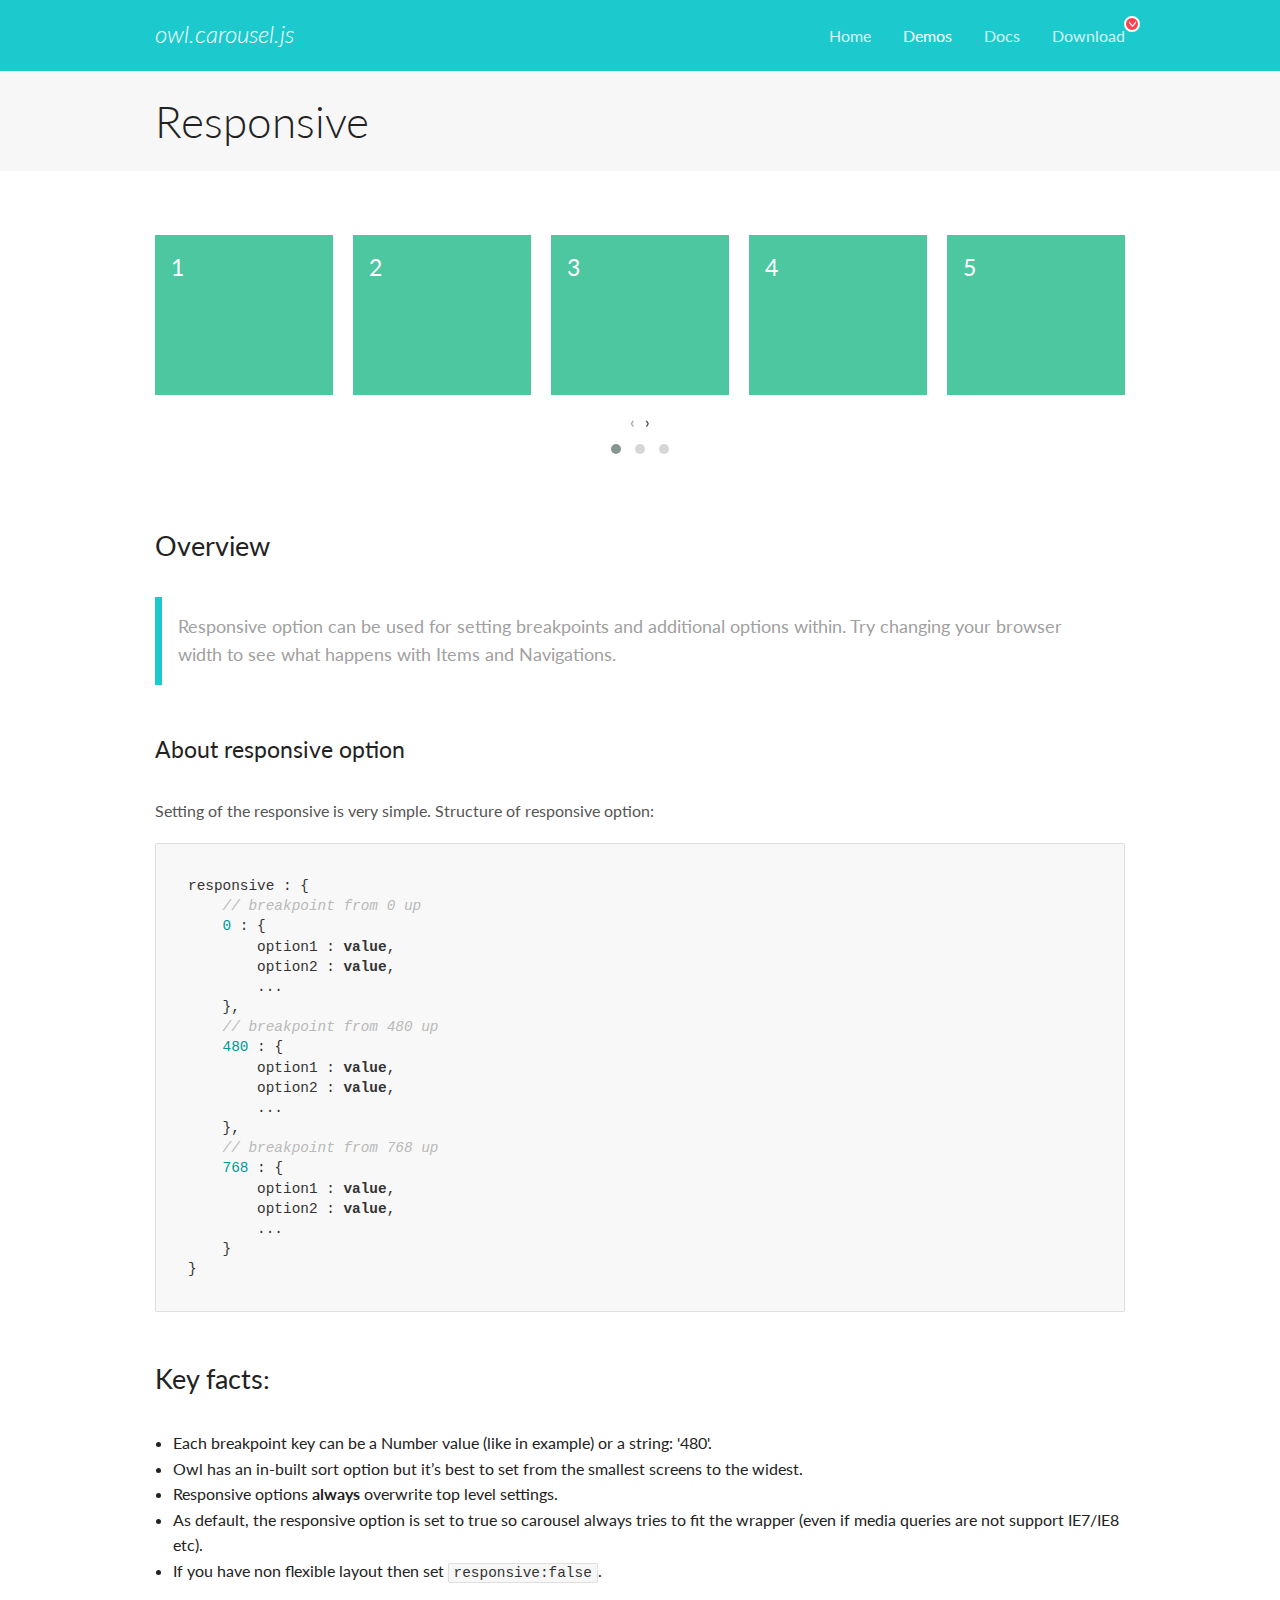
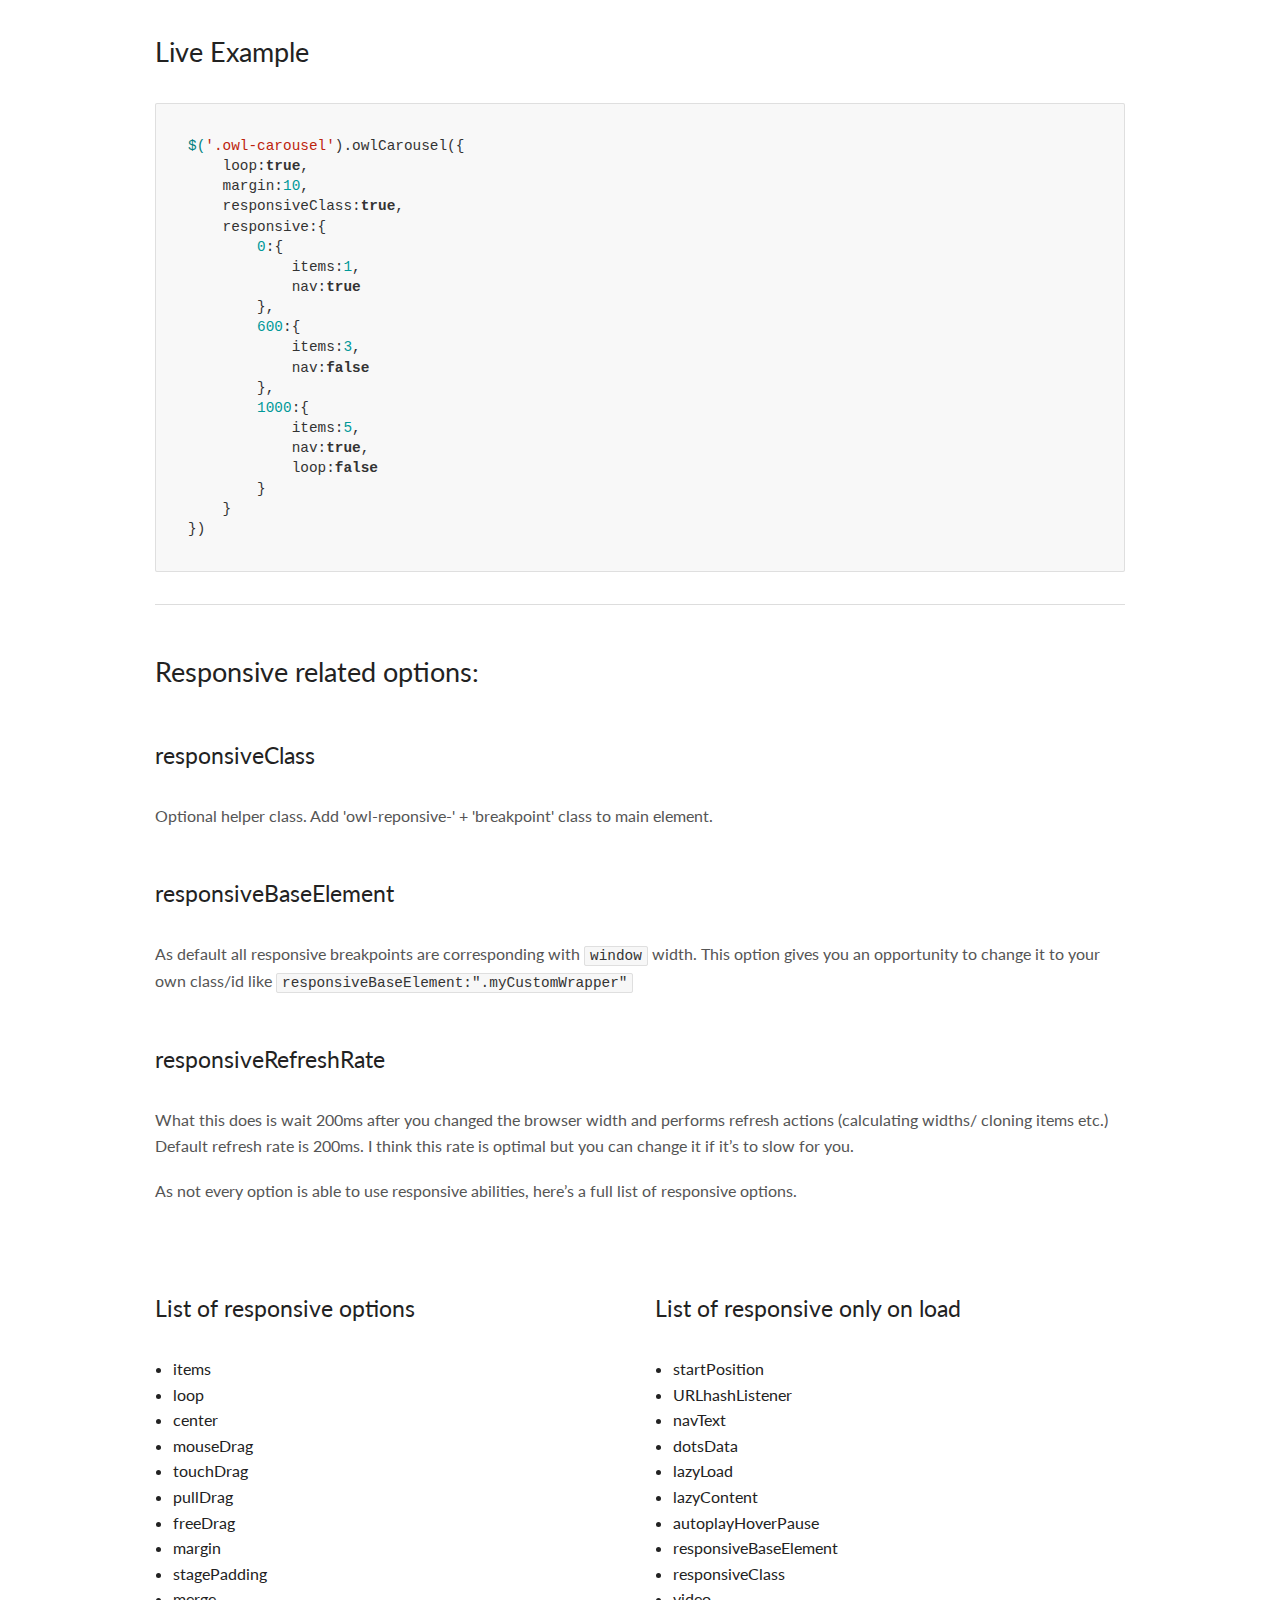
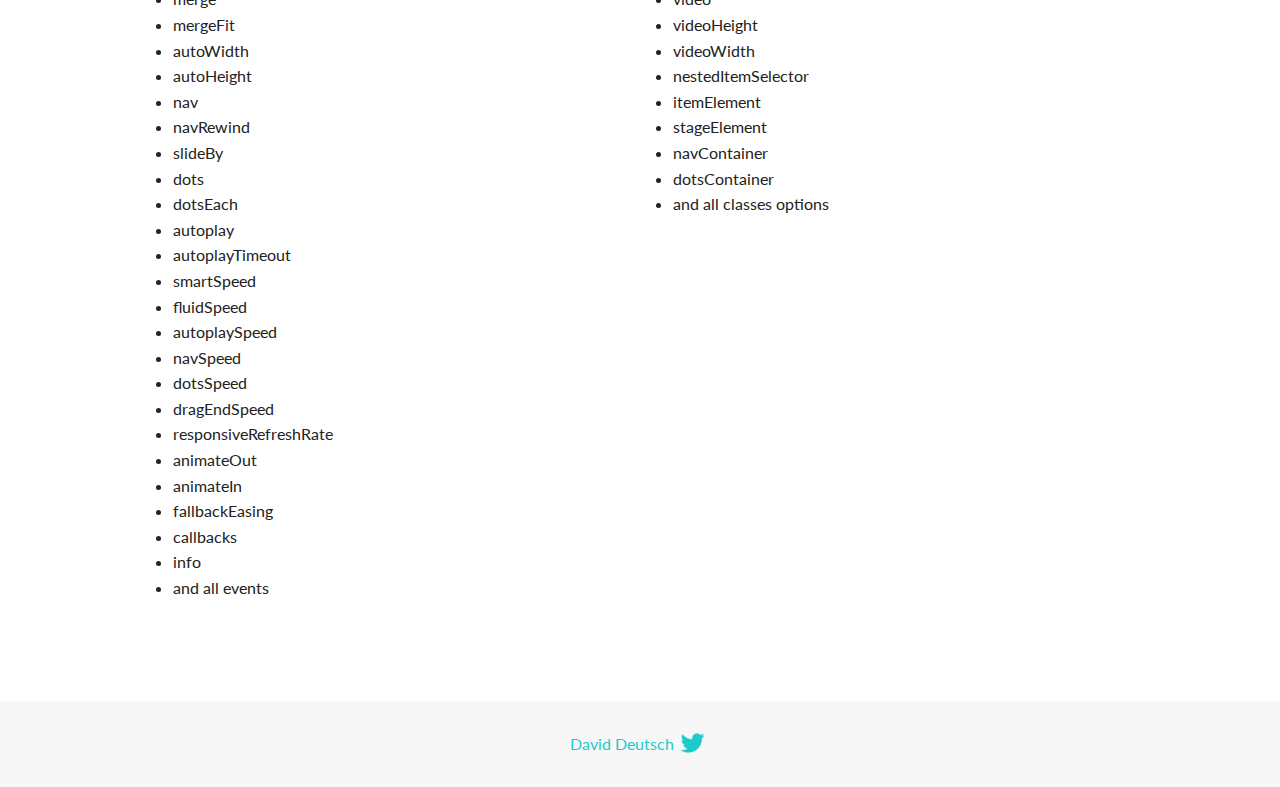
<file: vendore/OwlCarousel/docs/demos/responsive.html>
<!DOCTYPE html>
<html lang="en">
  <head>

    <!-- head -->
    <meta charset="utf-8">
    <meta name="msapplication-tap-highlight" content="no" />
    <meta name="viewport" content="width=device-width, initial-scale=1.0" />
    <meta name="description" content="How to use responsive options">
    <meta name="author" content="David Deutsch">
    <title>
      Responsive Demo | Owl Carousel | 2.3.4
    </title>

    <!-- Stylesheets -->
    <link href='https://fonts.googleapis.com/css?family=Lato:300,400,700,400italic,300italic' rel='stylesheet' type='text/css'>
    <link rel="stylesheet" href="../assets/css/docs.theme.min.css">

    <!-- Owl Stylesheets -->
    <link rel="stylesheet" href="../assets/owlcarousel/assets/owl.carousel.min.css">
    <link rel="stylesheet" href="../assets/owlcarousel/assets/owl.theme.default.min.css">

    <!-- HTML5 shim and Respond.js IE8 support of HTML5 elements and media queries -->

    <!--[if lt IE 9]>
      <script src="https://oss.maxcdn.com/libs/html5shiv/3.7.0/html5shiv.js"></script>
      <script src="https://oss.maxcdn.com/libs/respond.js/1.3.0/respond.min.js"></script>
    <![endif]-->

    <!-- Favicons -->
    <link rel="apple-touch-icon-precomposed" sizes="144x144" href="../assets/ico/apple-touch-icon-144-precomposed.png">
    <link rel="shortcut icon" href="../assets/ico/favicon.png">
    <link rel="shortcut icon" href="favicon.ico">

    <!-- Yeah i know js should not be in header. Its required for demos.-->

    <!-- javascript -->
    <script src="../assets/vendors/jquery.min.js"></script>
    <script src="../assets/owlcarousel/owl.carousel.js"></script>
  </head>
  <body>

    <!-- header -->
    <header class="header">
      <div class="row">
        <div class="large-12 columns">
          <div class="brand left">
            <h3>
              <a href="/OwlCarousel2/">owl.carousel.js</a> 
            </h3>
          </div>
          <a id="toggle-nav" class="right">
            <span></span> <span></span> <span></span> 
          </a> 
          <div class="nav-bar">
            <ul class="clearfix">
              <li> <a href="/OwlCarousel2/index.html">Home</a>  </li>
              <li class="active">
                <a href="/OwlCarousel2/demos/demos.html">Demos</a> 
              </li>
              <li> <a href="/OwlCarousel2/docs/started-welcome.html">Docs</a>  </li>
              <li>
                <a href="https://github.com/OwlCarousel2/OwlCarousel2/archive/2.3.4.zip">Download</a> 
                <span class="download"></span> 
              </li>
            </ul>
          </div>
        </div>
      </div>
    </header>

    <!-- title -->
    <section class="title">
      <div class="row">
        <div class="large-12 columns">
          <h1>Responsive</h1>
        </div>
      </div>
    </section>

    <!--  Demos -->
    <section id="demos">
      <div class="row">
        <div class="large-12 columns">
          <div class="owl-carousel owl-theme">
            <div class="item">
              <h4>1</h4>
            </div>
            <div class="item">
              <h4>2</h4>
            </div>
            <div class="item">
              <h4>3</h4>
            </div>
            <div class="item">
              <h4>4</h4>
            </div>
            <div class="item">
              <h4>5</h4>
            </div>
            <div class="item">
              <h4>6</h4>
            </div>
            <div class="item">
              <h4>7</h4>
            </div>
            <div class="item">
              <h4>8</h4>
            </div>
            <div class="item">
              <h4>9</h4>
            </div>
            <div class="item">
              <h4>10</h4>
            </div>
            <div class="item">
              <h4>11</h4>
            </div>
            <div class="item">
              <h4>12</h4>
            </div>
          </div>
          <h3 id="overview">Overview</h3>
          <blockquote>
            <p>Responsive option can be used for setting breakpoints and additional options within. Try changing your browser width to see what happens with Items and Navigations.</p>
          </blockquote>
          <h4 id="about-responsive-option">About responsive option</h4>
          <p>Setting of the responsive is very simple. Structure of responsive option:</p>
          <pre><code>responsive : {
    // breakpoint from 0 up
    0 : {
        option1 : value,
        option2 : value,
        ...
    },
    // breakpoint from 480 up
    480 : {
        option1 : value,
        option2 : value,
        ...
    },
    // breakpoint from 768 up
    768 : {
        option1 : value,
        option2 : value,
        ...
    }
}</code></pre>
          <h3 id="key-facts-">Key facts:</h3>
          <ul>
            <li>Each breakpoint key can be a Number value (like in example) or a string: &#39;480&#39;.</li>
            <li>Owl has an in-built sort option but it’s best to set from the smallest screens to the widest.</li>
            <li>Responsive options <strong>always</strong>  overwrite top level settings.</li>
            <li>As default, the responsive option is set to true so carousel always tries to fit the wrapper (even if media queries are not support IE7/IE8 etc).</li>
            <li>If you have non flexible layout then set <code>responsive:false</code>.</li>
          </ul>
          <h3 id="live-example">Live Example</h3>
          <pre><code>$(&#39;.owl-carousel&#39;).owlCarousel({
    loop:true,
    margin:10,
    responsiveClass:true,
    responsive:{
        0:{
            items:1,
            nav:true
        },
        600:{
            items:3,
            nav:false
        },
        1000:{
            items:5,
            nav:true,
            loop:false
        }
    }
})</code></pre>
          <hr>
          <h3 id="responsive-related-options-">Responsive related options:</h3>
          <h4 id="responsiveclass">responsiveClass</h4>
          <p>Optional helper class. Add &#39;owl-reponsive-&#39; + &#39;breakpoint&#39; class to main element.</p>
          <h4 id="responsivebaseelement">responsiveBaseElement</h4>
          <p>As default all responsive breakpoints are corresponding with <code>window</code> width. This option gives you an opportunity to change it to your own class/id like <code>responsiveBaseElement:&quot;.myCustomWrapper&quot;</code></p>
          <h4 id="responsiverefreshrate">responsiveRefreshRate</h4>
          <p>What this does is wait 200ms after you changed the browser width and performs refresh actions (calculating widths/ cloning items etc.) Default refresh rate is 200ms. I think this rate is optimal but you can change it if it’s to slow for you.</p>
          <p>As not every option is able to use responsive abilities, here’s a full list of responsive options.</p>
          <p>
            <div class="row">
          </p>
          <div class="large-6 columns">
            <h4 id="list-of-responsive-options">List of responsive options</h4>
            <ul>
              <li>items</li>
              <li>loop</li>
              <li>center</li>
              <li>mouseDrag</li>
              <li>touchDrag</li>
              <li>pullDrag</li>
              <li>freeDrag</li>
              <li>margin</li>
              <li>stagePadding</li>
              <li>merge</li>
              <li>mergeFit</li>
              <li>autoWidth</li>
              <li>autoHeight</li>
              <li>nav</li>
              <li>navRewind</li>
              <li>slideBy</li>
              <li>dots</li>
              <li>dotsEach</li>
              <li>autoplay</li>
              <li>autoplayTimeout</li>
              <li>smartSpeed</li>
              <li>fluidSpeed</li>
              <li>autoplaySpeed</li>
              <li>navSpeed</li>
              <li>dotsSpeed</li>
              <li>dragEndSpeed</li>
              <li>responsiveRefreshRate</li>
              <li>animateOut</li>
              <li>animateIn</li>
              <li>fallbackEasing</li>
              <li>callbacks</li>
              <li>info</li>
              <li>and all events</li>
            </ul>
          </div>
          <div class="large-6 columns">
            <h4 id="list-of-responsive-only-on-load">List of responsive only on load</h4>
            <ul>
              <li>startPosition</li>
              <li>URLhashListener</li>
              <li>navText</li>
              <li>dotsData</li>
              <li>lazyLoad</li>
              <li>lazyContent</li>
              <li>autoplayHoverPause</li>
              <li>responsiveBaseElement</li>
              <li>responsiveClass</li>
              <li>video</li>
              <li>videoHeight</li>
              <li>videoWidth</li>
              <li>nestedItemSelector</li>
              <li>itemElement</li>
              <li>stageElement</li>
              <li>navContainer</li>
              <li>dotsContainer</li>
              <li>and all classes options</li>
            </ul>
          </div>
          </div>
          <script>
            $(document).ready(function() {
              $('.owl-carousel').owlCarousel({
                loop: true,
                margin: 10,
                responsiveClass: true,
                responsive: {
                  0: {
                    items: 1,
                    nav: true
                  },
                  600: {
                    items: 3,
                    nav: false
                  },
                  1000: {
                    items: 5,
                    nav: true,
                    loop: false,
                    margin: 20
                  }
                }
              })
            })
          </script>
        </div>
      </div>
    </section>

    <!-- footer -->
    <footer class="footer">
      <div class="row">
        <div class="large-12 columns">
          <h5>
            <a href="/OwlCarousel2/docs/support-contact.html">David Deutsch</a> 
            <a id="custom-tweet-button" href="https://twitter.com/share?url=https://github.com/OwlCarousel2/OwlCarousel2&text=Owl Carousel - This is so awesome! " target="_blank"></a> 
          </h5>
        </div>
      </div>
    </footer>

    <!-- vendors -->
    <script src="../assets/vendors/highlight.js"></script>
    <script src="../assets/js/app.js"></script>
  </body>
</html>
</file>
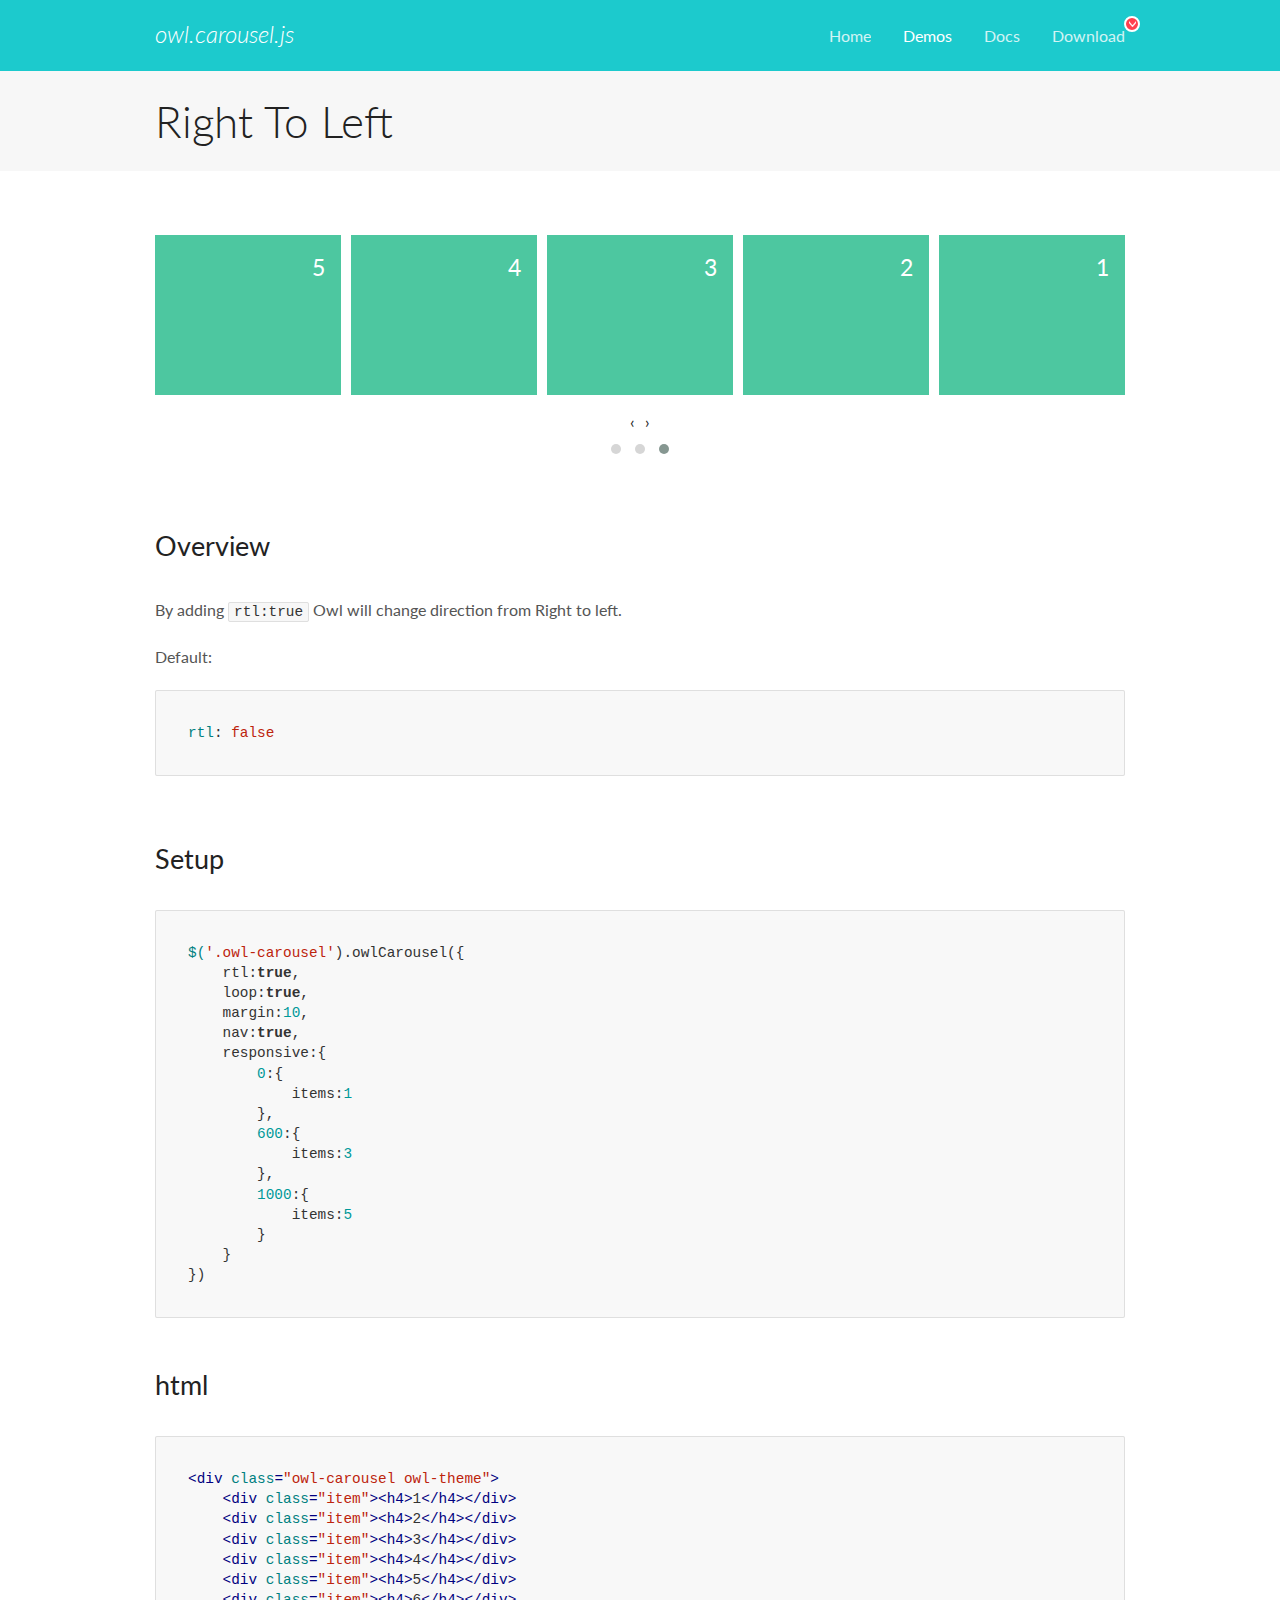
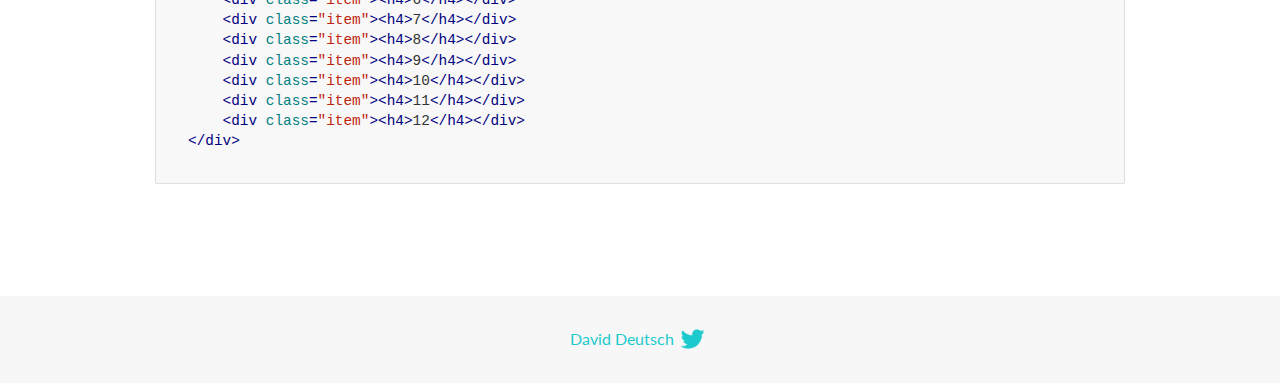
<file: vendore/OwlCarousel/docs/demos/rtl.html>
<!DOCTYPE html>
<html lang="en">
  <head>

    <!-- head -->
    <meta charset="utf-8">
    <meta name="msapplication-tap-highlight" content="no" />
    <meta name="viewport" content="width=device-width, initial-scale=1.0" />
    <meta name="description" content="RTL usage demo">
    <meta name="author" content="David Deutsch">
    <title>
      RTL Demo | Owl Carousel | 2.3.4
    </title>

    <!-- Stylesheets -->
    <link href='https://fonts.googleapis.com/css?family=Lato:300,400,700,400italic,300italic' rel='stylesheet' type='text/css'>
    <link rel="stylesheet" href="../assets/css/docs.theme.min.css">

    <!-- Owl Stylesheets -->
    <link rel="stylesheet" href="../assets/owlcarousel/assets/owl.carousel.min.css">
    <link rel="stylesheet" href="../assets/owlcarousel/assets/owl.theme.default.min.css">

    <!-- HTML5 shim and Respond.js IE8 support of HTML5 elements and media queries -->

    <!--[if lt IE 9]>
      <script src="https://oss.maxcdn.com/libs/html5shiv/3.7.0/html5shiv.js"></script>
      <script src="https://oss.maxcdn.com/libs/respond.js/1.3.0/respond.min.js"></script>
    <![endif]-->

    <!-- Favicons -->
    <link rel="apple-touch-icon-precomposed" sizes="144x144" href="../assets/ico/apple-touch-icon-144-precomposed.png">
    <link rel="shortcut icon" href="../assets/ico/favicon.png">
    <link rel="shortcut icon" href="favicon.ico">

    <!-- Yeah i know js should not be in header. Its required for demos.-->

    <!-- javascript -->
    <script src="../assets/vendors/jquery.min.js"></script>
    <script src="../assets/owlcarousel/owl.carousel.js"></script>
  </head>
  <body>

    <!-- header -->
    <header class="header">
      <div class="row">
        <div class="large-12 columns">
          <div class="brand left">
            <h3>
              <a href="/OwlCarousel2/">owl.carousel.js</a> 
            </h3>
          </div>
          <a id="toggle-nav" class="right">
            <span></span> <span></span> <span></span> 
          </a> 
          <div class="nav-bar">
            <ul class="clearfix">
              <li> <a href="/OwlCarousel2/index.html">Home</a>  </li>
              <li class="active">
                <a href="/OwlCarousel2/demos/demos.html">Demos</a> 
              </li>
              <li> <a href="/OwlCarousel2/docs/started-welcome.html">Docs</a>  </li>
              <li>
                <a href="https://github.com/OwlCarousel2/OwlCarousel2/archive/2.3.4.zip">Download</a> 
                <span class="download"></span> 
              </li>
            </ul>
          </div>
        </div>
      </div>
    </header>

    <!-- title -->
    <section class="title">
      <div class="row">
        <div class="large-12 columns">
          <h1>Right To Left</h1>
        </div>
      </div>
    </section>

    <!--  Demos -->
    <section id="demos">
      <div class="row">
        <div class="large-12 columns">
          <div class="owl-carousel owl-theme">
            <div class="item">
              <h4>1</h4>
            </div>
            <div class="item">
              <h4>2</h4>
            </div>
            <div class="item">
              <h4>3</h4>
            </div>
            <div class="item">
              <h4>4</h4>
            </div>
            <div class="item">
              <h4>5</h4>
            </div>
            <div class="item">
              <h4>6</h4>
            </div>
            <div class="item">
              <h4>7</h4>
            </div>
            <div class="item">
              <h4>8</h4>
            </div>
            <div class="item">
              <h4>9</h4>
            </div>
            <div class="item">
              <h4>10</h4>
            </div>
            <div class="item">
              <h4>11</h4>
            </div>
            <div class="item">
              <h4>12</h4>
            </div>
          </div>
          <h3 id="overview">Overview</h3>
          <p>By adding <code>rtl:true</code> Owl will change direction from Right to left.</p>
          <p>Default:</p>
          <pre><code>rtl: false</code></pre>
          <h3 id="setup">Setup</h3>
          <pre><code>$(&#39;.owl-carousel&#39;).owlCarousel({
    rtl:true,
    loop:true,
    margin:10,
    nav:true,
    responsive:{
        0:{
            items:1
        },
        600:{
            items:3
        },
        1000:{
            items:5
        }
    }
})</code></pre>
          <h3 id="html">html</h3>
          <pre><code>&lt;div class=&quot;owl-carousel owl-theme&quot;&gt;
    &lt;div class=&quot;item&quot;&gt;&lt;h4&gt;1&lt;/h4&gt;&lt;/div&gt;
    &lt;div class=&quot;item&quot;&gt;&lt;h4&gt;2&lt;/h4&gt;&lt;/div&gt;
    &lt;div class=&quot;item&quot;&gt;&lt;h4&gt;3&lt;/h4&gt;&lt;/div&gt;
    &lt;div class=&quot;item&quot;&gt;&lt;h4&gt;4&lt;/h4&gt;&lt;/div&gt;
    &lt;div class=&quot;item&quot;&gt;&lt;h4&gt;5&lt;/h4&gt;&lt;/div&gt;
    &lt;div class=&quot;item&quot;&gt;&lt;h4&gt;6&lt;/h4&gt;&lt;/div&gt;
    &lt;div class=&quot;item&quot;&gt;&lt;h4&gt;7&lt;/h4&gt;&lt;/div&gt;
    &lt;div class=&quot;item&quot;&gt;&lt;h4&gt;8&lt;/h4&gt;&lt;/div&gt;
    &lt;div class=&quot;item&quot;&gt;&lt;h4&gt;9&lt;/h4&gt;&lt;/div&gt;
    &lt;div class=&quot;item&quot;&gt;&lt;h4&gt;10&lt;/h4&gt;&lt;/div&gt;
    &lt;div class=&quot;item&quot;&gt;&lt;h4&gt;11&lt;/h4&gt;&lt;/div&gt;
    &lt;div class=&quot;item&quot;&gt;&lt;h4&gt;12&lt;/h4&gt;&lt;/div&gt;
&lt;/div&gt;</code></pre>
          <script>
            $(document).ready(function() {
              var owl = $('.owl-carousel');
              owl.owlCarousel({
                rtl: true,
                margin: 10,
                nav: true,
                loop: true,
                responsive: {
                  0: {
                    items: 1
                  },
                  600: {
                    items: 3
                  },
                  1000: {
                    items: 5
                  }
                }
              })
            })
          </script>
        </div>
      </div>
    </section>

    <!-- footer -->
    <footer class="footer">
      <div class="row">
        <div class="large-12 columns">
          <h5>
            <a href="/OwlCarousel2/docs/support-contact.html">David Deutsch</a> 
            <a id="custom-tweet-button" href="https://twitter.com/share?url=https://github.com/OwlCarousel2/OwlCarousel2&text=Owl Carousel - This is so awesome! " target="_blank"></a> 
          </h5>
        </div>
      </div>
    </footer>

    <!-- vendors -->
    <script src="../assets/vendors/highlight.js"></script>
    <script src="../assets/js/app.js"></script>
  </body>
</html>
</file>
<file: css/style.css>
body {
  margin: 0;
  padding: 0;
  width: 100%;
  min-width: 320px;

  font-family: Arial, Helvetica, sans-serif;
}
* {
  box-sizing: border-box;
}
p {
  margin: 0;
}

h3 {
  margin: 0;
  margin-bottom: 90px;
  font-size: 40px;
  font-weight: 700;

  text-transform: uppercase;
}

.section {
  padding: 80px 0;
}

.clearfix:after {
  content: "";
  display: block;
  clear: both;
}

input[type="number"]::-webkit-inner-spin-button,
input[type="number"]::-webkit-outer-spin-button {
  -webkit-appearance: none;
  -moz-appearance: none;
  appearance: none;
  margin: 0;
}

/* Buttons*/
.btn {
  font-size: 16px;
  font-weight: 700;
  padding: 15px 20px;
  white-space: nowrap;
  border: 2px solid #834700;
  outline: none;
  text-transform: uppercase;
  background-color: transparent;
  cursor: pointer;
}

.btn-primary {
  color: #834700;
  background-color: #fff;
  transition: color 0.2s, border-color 0.2s;
}

.btn-primary:hover {
  border-color: #6a3900;

  color: #6a3900;
}

.btn-primary:active {
  color: #d2c3b2;
  border-color: #d2c3b2;
}

.btn-secondary {
  color: #fff;
  background-color: #834700;
  transition: background-color 0.2s, border-color 0.2s, color 0.2s;
}

.btn-secondary:hover {
  border-color: #6a3900;

  background-color: #6a3900;
}

.btn-secondary:active {
  color: #a08874;
}

/* Header */
.intro {
  background: url("../Images/wheat-back.jpg");
  background-size: cover;
  height: 550px;
}

.container {
  max-width: 800px;
  margin: 0 auto;
}
.header {
  padding-top: 55px;
}

.logo {
  float: left;
}

.title {
  text-align: center;
  margin: 100px auto 0;
}

.title h2 {
  font-size: 70px;
  font-weight: bold;
  color: #fff;
  line-height: 0.9;
  margin: 0;
}

/* Menu */
.menu {
  display: block;

  float: right;
  margin-top: 10px;
  border-top: 1px solid rgba(255, 255, 255, 0.2);
  border-bottom: 1px solid rgba(255, 255, 255, 0.2);
}

.menu a {
  display: inline-block;
  position: relative;
  text-decoration: none;
  text-transform: uppercase;
  color: #fff;
  text-align: center;
  padding: 25px 0;
}

.menu a:not(:last-child) {
  margin-right: 55px;
}

.menu a:hover::after {
  /* display: block; */
  content: "";
  position: absolute;
  bottom: -1px;
  height: 1px;
  left: 0;
  right: 0;

  background-color: #fff;
}

.menu a:hover:before {
  color: #ffcb78;
}

.menu a:active {
  color: #795f36;
  border-bottom: 1px solid #fff;
}

/* Products */
.content {
  position: relative;
}

.products .item {
  float: left;

  width: calc(50% - 50px);
  padding: 0 25px;
}
.info {
  position: absolute;
  top: 0;
  right: 0;
  width: 50%;
}

.info p {
  color: #8b8b8b;
  margin: 15px 0;
}

.info-table {
  border-collapse: collapse;
}

.info-table td {
  border: 1px solid #e5e5e5;
  padding: 15px;

  font-weight: 700;
}

.about-item {
  color: #8b8b8b;
  margin-bottom: 60px;
}

.actions {
  display: flex;
  align-items: center;
}

.actions .btn {
  margin-right: 5px;
}

.price {
  margin-left: auto;
  font-weight: 700;
}

/* Features */
.features {
  background-color: #ffcb78;
}
.wrapper {
  width: 100%;
  max-width: 1000px;
  margin: 0 auto;
}

.wrapper .item {
  float: left;
  width: 20%;
}
.wrapper .item:not(:last-child) {
  margin-right: 20%;
}

.wrapper .item h4 {
  font-size: 20px;
  font-weight: 700;
  text-transform: uppercase;
  color: #554327;
}

.wrapper .item p {
  font-size: 16px;
  line-height: 2;
}

/* History */
.history-description {
  float: left;
  width: 60%;
}
.history-description p {
  font-size: 16px;
  color: #7d7d7d;
  line-height: 1.5;
}
.history-description h4 {
  margin: 0;
  margin-bottom: 40px;
}

.history-media {
  float: right;
  width: 25%;
}

.history-media div {
  margin-bottom: 50px;
  font-style: italic;
  color: #939393;
}

.history-media a {
  color: #834700;
  text-decoration: none;
  border-bottom: 1px solid #834700;
}

.history-item:not(:last-child) {
  margin-bottom: 70px;
}
.history img {
  width: 100%;
}

/*Review*/
.review {
  background-color: #ede5d8;
}

.review .wrapper {
  margin-bottom: 0;
}
.review .wrapper img {
  float: left;
}
.review .wrapper p {
  float: left;
  width: 70%;
  margin-left: 65px;

  width: calc(100% - 41px - 65px);
}

.btn-review {
  display: inline-block;
  color: #a6a097;
  border-color: #a6a097;
  margin-top: 20px;
}
.container .author {
  float: right;
  text-transform: uppercase;
  font-weight: bold;
  line-height: 50px;
  margin-top: 20px;
}

/* Assortment */
.assortment-table {
  width: 100%;
  border-collapse: collapse;
}

.assortment-table td:not(:first-child) {
  color: #757575;
}
.assortment-table td {
  border-bottom: 1px solid #e5e5e5;
  height: 70px;
}
.assortment-table td:first-child {
  font-weight: bold;
  text-transform: uppercase;
}
.assortment-table td,
th {
  text-align: left;
}
.assortment-table td:last-child,
th:last-child {
  text-align: right;
}
.assortment-table th {
  font-size: 11px;
  color: #e5e5e5;
  padding-bottom: 45px;
  border-bottom: 1px solid #e5e5e5;
}

.assortment-table th:first-child {
  text-align: left;
}

.assortment-table .novelty {
  font-size: 8px;
  font-weight: bold;
  color: #fff;
  border: 1px solid black;
  border-radius: 0.3em;
  background-color: black;
  padding: 2px 5px;
  margin-left: 25px;
}

/* Order */
.order {
  background-color: #ffcb78;
}
.order p {
  width: 650px;
  color: #836f51;
  font-size: 16px;
  line-height: 1.5;
}
.order form {
  max-width: 630px;
  margin-top: 80px;
}
.order label {
  font-weight: bold;
  text-transform: uppercase;
}
.phone {
  width: 46%;
}
.phone-items .main-phone {
  float: left;
}

.phone-items .additional-phone {
  float: right;
}
.order input,
select {
  font-size: 16px;
  font-weight: bold;
  width: 100%;
  height: 50px;
  background-color: #e5b66c;
  border: none;
  padding-left: 25px;
  padding-right: 25px;
  color: #b69054;
  margin: 0 0 25px 0;
  cursor: pointer;
}
.order input:hover,
.order textarea:hover {
  background-color: #d9ad66;
}
.order input:focus,
.order textarea:focus {
  background-color: #fff;
}
.order label {
  display: block;
  margin-bottom: 15px;
}
.order textarea {
  background-color: #e5b66c;
  border: none;
  resize: none;
  padding: 10px 25px;
  color: #b69054;
  height: 120px;
  width: 100%;
  cursor: pointer;
  font-size: 16px;
  font-weight: bold;
}

.order .btn-secondary {
  margin-top: 45px;
}
/* Checkbox */

.custom-checkbox {
  display: none;
  opacity: 0;
  z-index: -1;
}

.custom-checkbox + label {
  display: inline-flex;
  align-items: flex-end;
  cursor: pointer;
}

.custom-checkbox + label::before {
  content: "";
  display: inline-block;
  height: 35px;
  width: 35px;
  margin-right: 20px;

  background-color: #e5b66c;
  background-position: 50% 50%;
  background-repeat: no-repeat;
}

.custom-checkbox:checked + label::before {
  background-image: url("../Images/pngVector.png");
}
.checkbox-label {
  margin-top: 30px;
}

/* Footer */
.footer {
  width: 100%;
  background-color: #000000;
}
.footer-copyright {
  margin-top: 45px;
}

.footer-copyright .social {
  float: left;
}

.footer-copyright .square {
  float: left;
  display: flex;
  justify-content: center;
  align-items: center;
  height: 70px;
  width: 75px;
  text-decoration: none;

  color: #e5b66c;
  border: 1px solid #322d24;
  background-color: #1b1b1b;
}

.footer-copyright .social a:not(:last-child) {
  border-right: 0;
}

.footer-copyright .social i {
  display: block;
  font-size: 35px;
}

.footer-copyright p {
  float: left;
  font-size: 14px;
  color: #989898;
  width: 20%;
  margin-top: 15px;
  margin-bottom: 20px;
  margin-left: 9%;
}

.feedback {
  display: flex;
  align-items: center;
  float: right;
  width: 290px;
}

.feedback p {
  width: 20%;
  white-space: nowrap;
}

/* Slider */
.slider {
  overflow: hidden;
  background-color: #ede5d8;
}

#carousel-main .slider__img {
  width: 50px;
  height: auto;
}

#carousel-main .owl-nav .owl-prev {
  position: absolute;
  left: 0;
  bottom: 50%;
}
#carousel-main .owl-nav .owl-prev:hover {
  background: none;
  opacity: 0.6;
}
#carousel-main .owl-nav .owl-next {
  position: absolute;
  right: 0;
  bottom: 50%;
}
#carousel-main .owl-nav .owl-next:hover {
  background: none;
  opacity: 0.6;
}

#carousel-main .owl-nav .owl-next i,
#carousel-main .owl-nav .owl-prev i {
  font-size: 40px;
  color: #fff;
}

/* Media */
@media screen and (max-width: 992px) {
  .menu a:not(:last-child) {
    margin-right: 15px;
  }
  .wrapper {
    padding-left: 10px;
    padding-right: 10px;
  }
  .footer-copyright > p {
    width: calc(100% - 225px - 9%);
    text-align: right;
  }
  .feedback {
    float: left;
    margin-top: 15px;
    width: 100%;
  }
  .feedback p {
    width: calc(100% - 75px - 20px);
    margin-left: 20px;
  }
}
@media screen and (max-width: 768px) {
  .section {
    padding: 40px 0;
  }
  .container {
    padding: 0 10px;
  }
  h3 {
    font-size: 30px;
    margin-bottom: 45px;
  }
  .header {
    text-align: center;
  }
  .logo {
    width: 100%;
    float: none;
  }
  .logo object {
    display: block;
    margin: 0 auto;
  }

  .menu {
    float: none;
    display: inline-block;
  }
  .menu a:not(:last-child) {
    margin-right: 15px;
  }
  .title {
    margin-top: 50px;
  }
  .title h2 {
    font-size: 60px;
  }
  .items {
    width: 60%;
    margin-left: auto;
    margin-right: auto;
  }
  .items .item {
    width: 100%;
  }
  .features .item {
    width: 45%;
  }
  /* Table 768px */
  .assortment-table td {
    height: auto;
  }

  /* Hide table headers (but not display: none;, for accessibility) */
  .assortment-table tr:first-child {
    position: absolute;
    top: -9999px;
    left: -9999px;
  }
  .assortment-table .novelty {
    margin-left: 5px;
  }

  tr {
    margin: 0 0 0 0;
  }

  tr:nth-child(odd) {
    background: #ccc;
  }

  td {
    /* Behave  like a "row" */
    border: none;
    border-bottom: 1px solid #eee;
    position: relative;
    vertical-align: middle;
  }

  td:before {
    /* Now like a table header */
    /* Top/left values mimic padding */
    top: 0;
    left: 0;
    width: 25%;
    padding-right: 10px;
    white-space: nowrap;
    text-align: left;
  }

  /*
Label the data
You could also use a data-* attribute and content for this. That way "bloats" the HTML, this way means you need to keep HTML and CSS in sync. Lea Verou has a clever way to handle with text-shadow.
*/

  /* td:nth-of-type(3):before {
    content: "Ккал";
  }
  td:nth-of-type(4):before {
    content: "Объём";
  }
  td:nth-of-type(5):before {
    content: "Стоимость";
  } */
  .assortment-table td:last-child {
    text-align: left;
  }

  /*end table */

  .wrapper .item:not(:last-child) {
    margin: 0;
  }
  .wrapper .item:not(:nth-child(2n)) {
    margin-right: 10%;
  }
  .history-media {
    width: 40%;
  }
  .history-description {
    width: 55%;
  }

  .order p {
    width: 100%;
  }
  .order form {
    margin-top: 40px;
  }
  .footer .clearfix:first-child {
    text-align: center;
  }
  /* slider */
  #carousel-main .owl-nav {
    display: none;
  }
}

@media screen and (max-width: 576px) {
  .header {
    padding-top: 5px;
  }
  .menu a {
    display: block;
    padding: 5px;
  }
  .title h2 {
    font-size: 40px;
  }

  .items {
    width: 100%;
  }
  .products .item {
    padding-left: 0;
    padding-right: 0;
  }
  .btn {
    padding: 10px 15px;
  }
  .section {
    padding: 10px;
  }
  h3 {
    margin-bottom: 20px;
    font-size: 25px;
  }
  .products .item img {
    width: 60%;
  }
  .info {
    width: 55%;
  }
  .info td {
    padding: 12px;
  }
  .features .item {
    width: 100%;
  }
  .wrapper .item,
  .wrapper .item:not(:last-child) {
    margin: 0;
    margin-bottom: 10px;
  }
  .wrapper .item h4 {
    margin-top: 10px;
    margin-bottom: 10px;
  }
  .history-media,
  .history-description {
    width: 100%;
  }
  .history-description {
    margin-bottom: 10px;
  }
  .history-media div,
  .history-description h4 {
    margin-bottom: 10px;
  }
  .history-item:not(:last-child) {
    margin-bottom: 35px;
  }

  .phone {
    width: 100%;
  }
  .order form {
    margin-top: 20px;
  }
  .footer-copyright {
    text-align: center;
  }
  .footer-copyright > p {
    width: 100%;
    text-align: center;
    margin-left: 0;
  }
  .social {
    margin-left: calc((100% - 225px) / 2);
    margin-right: calc((100% - 225px) / 2);
  }
  .feedback {
    margin-top: 0;
  }

  .container .author {
    float: none;
    line-height: normal;
  }
  .review .wrapper p {
    margin-left: 20px;
    width: calc(100% - 41px - 20px);
  }
}
</file>
